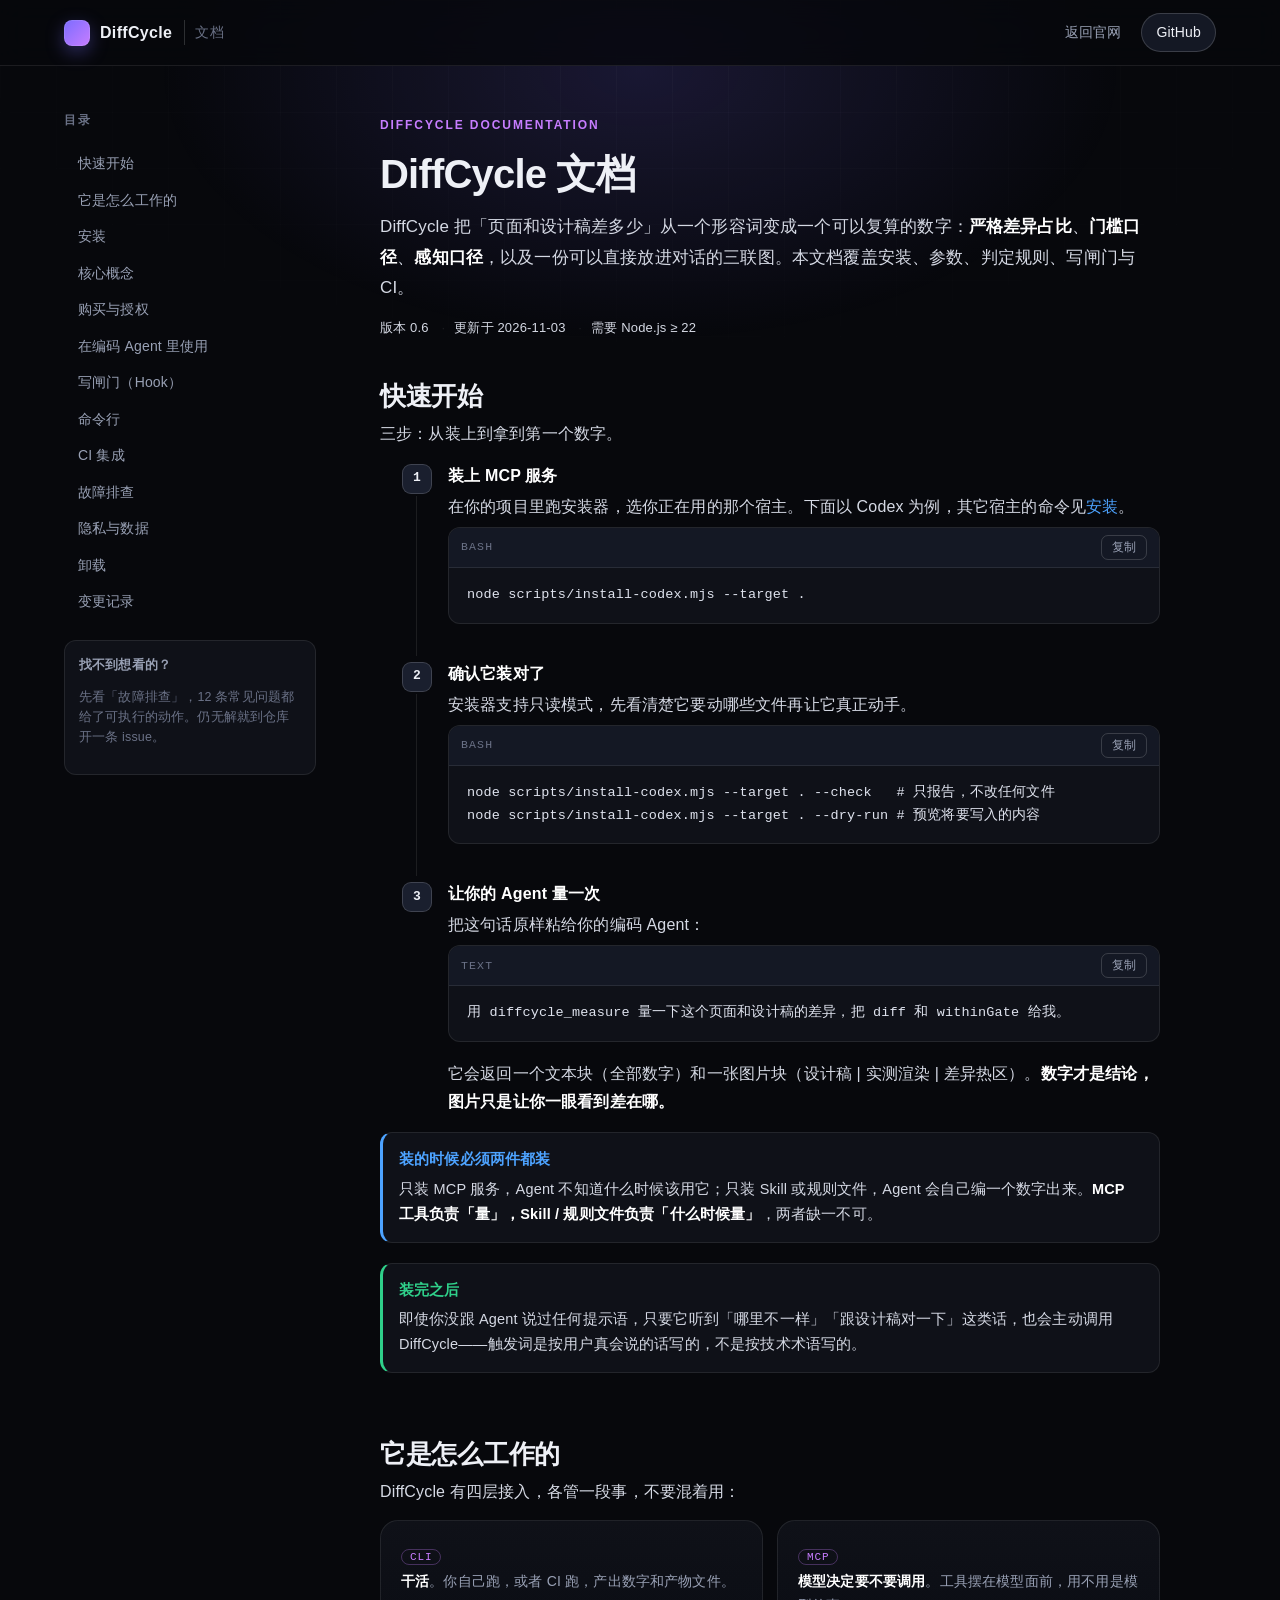
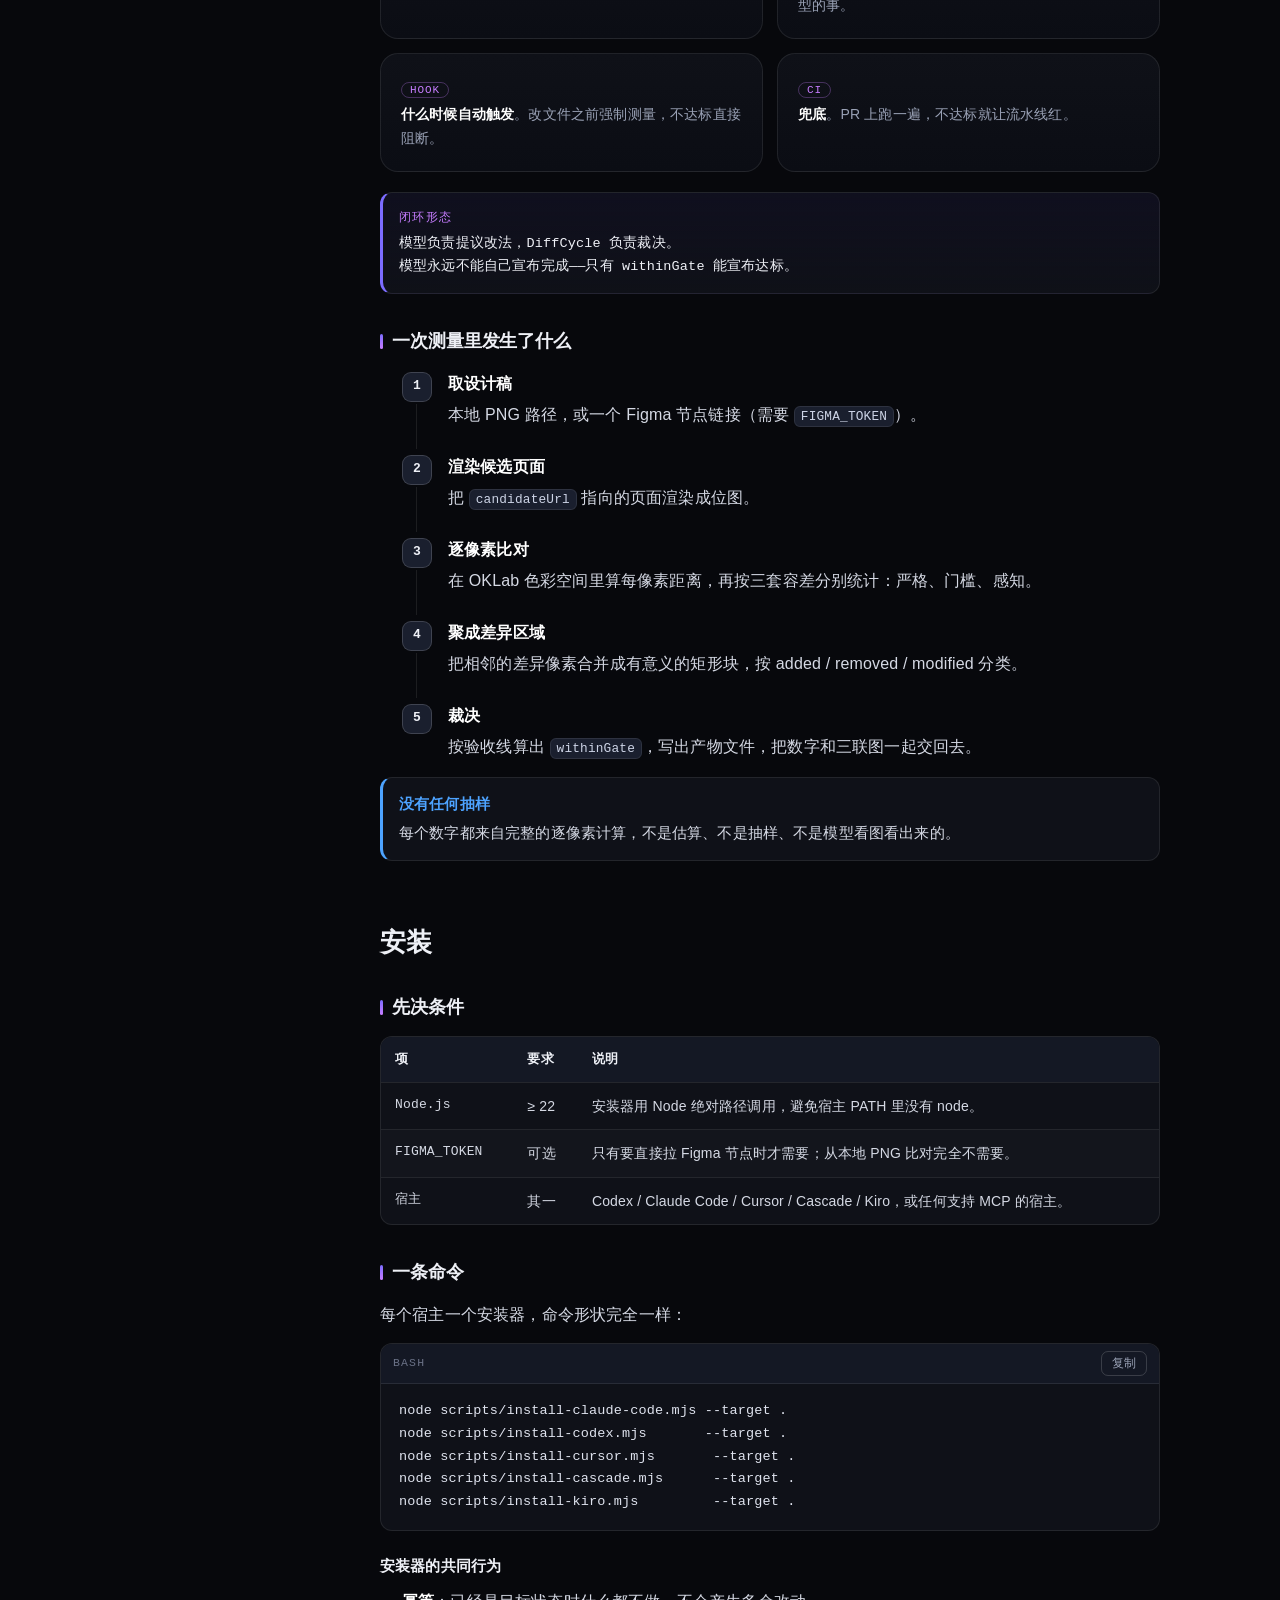
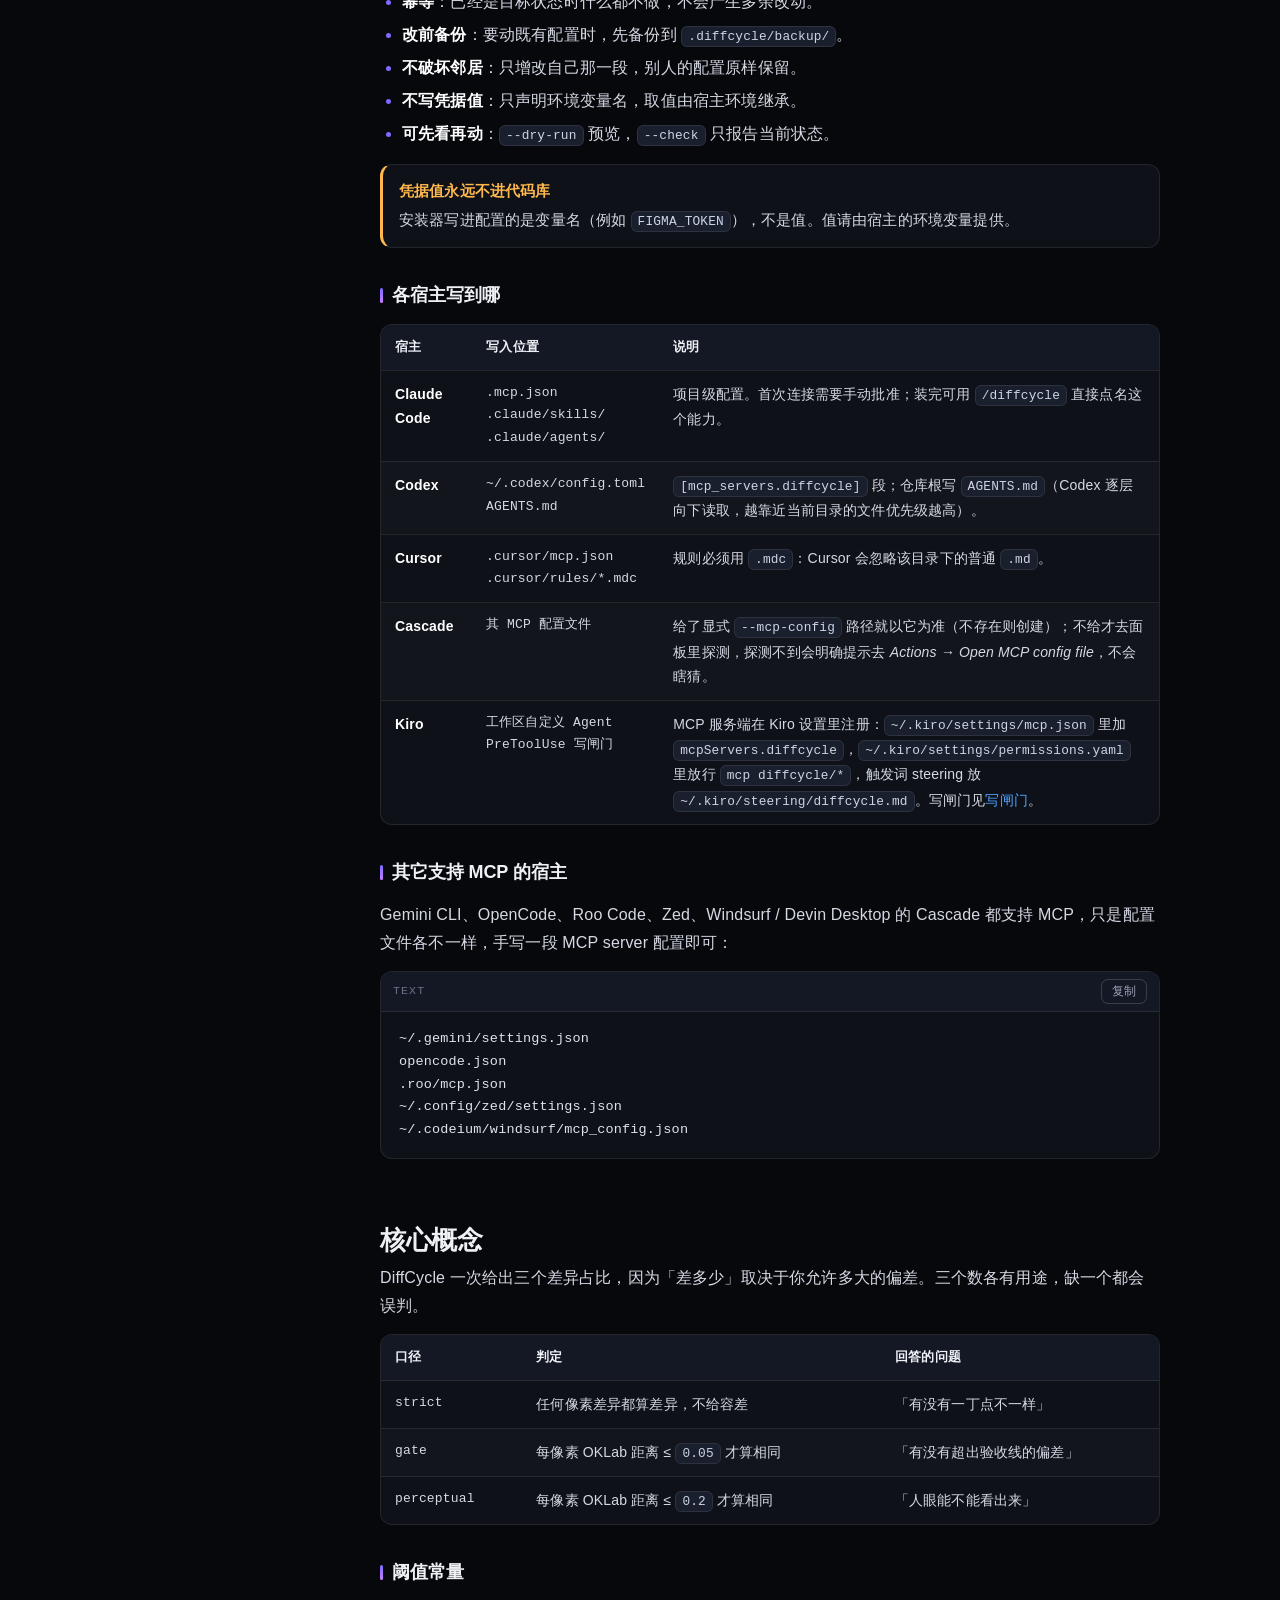
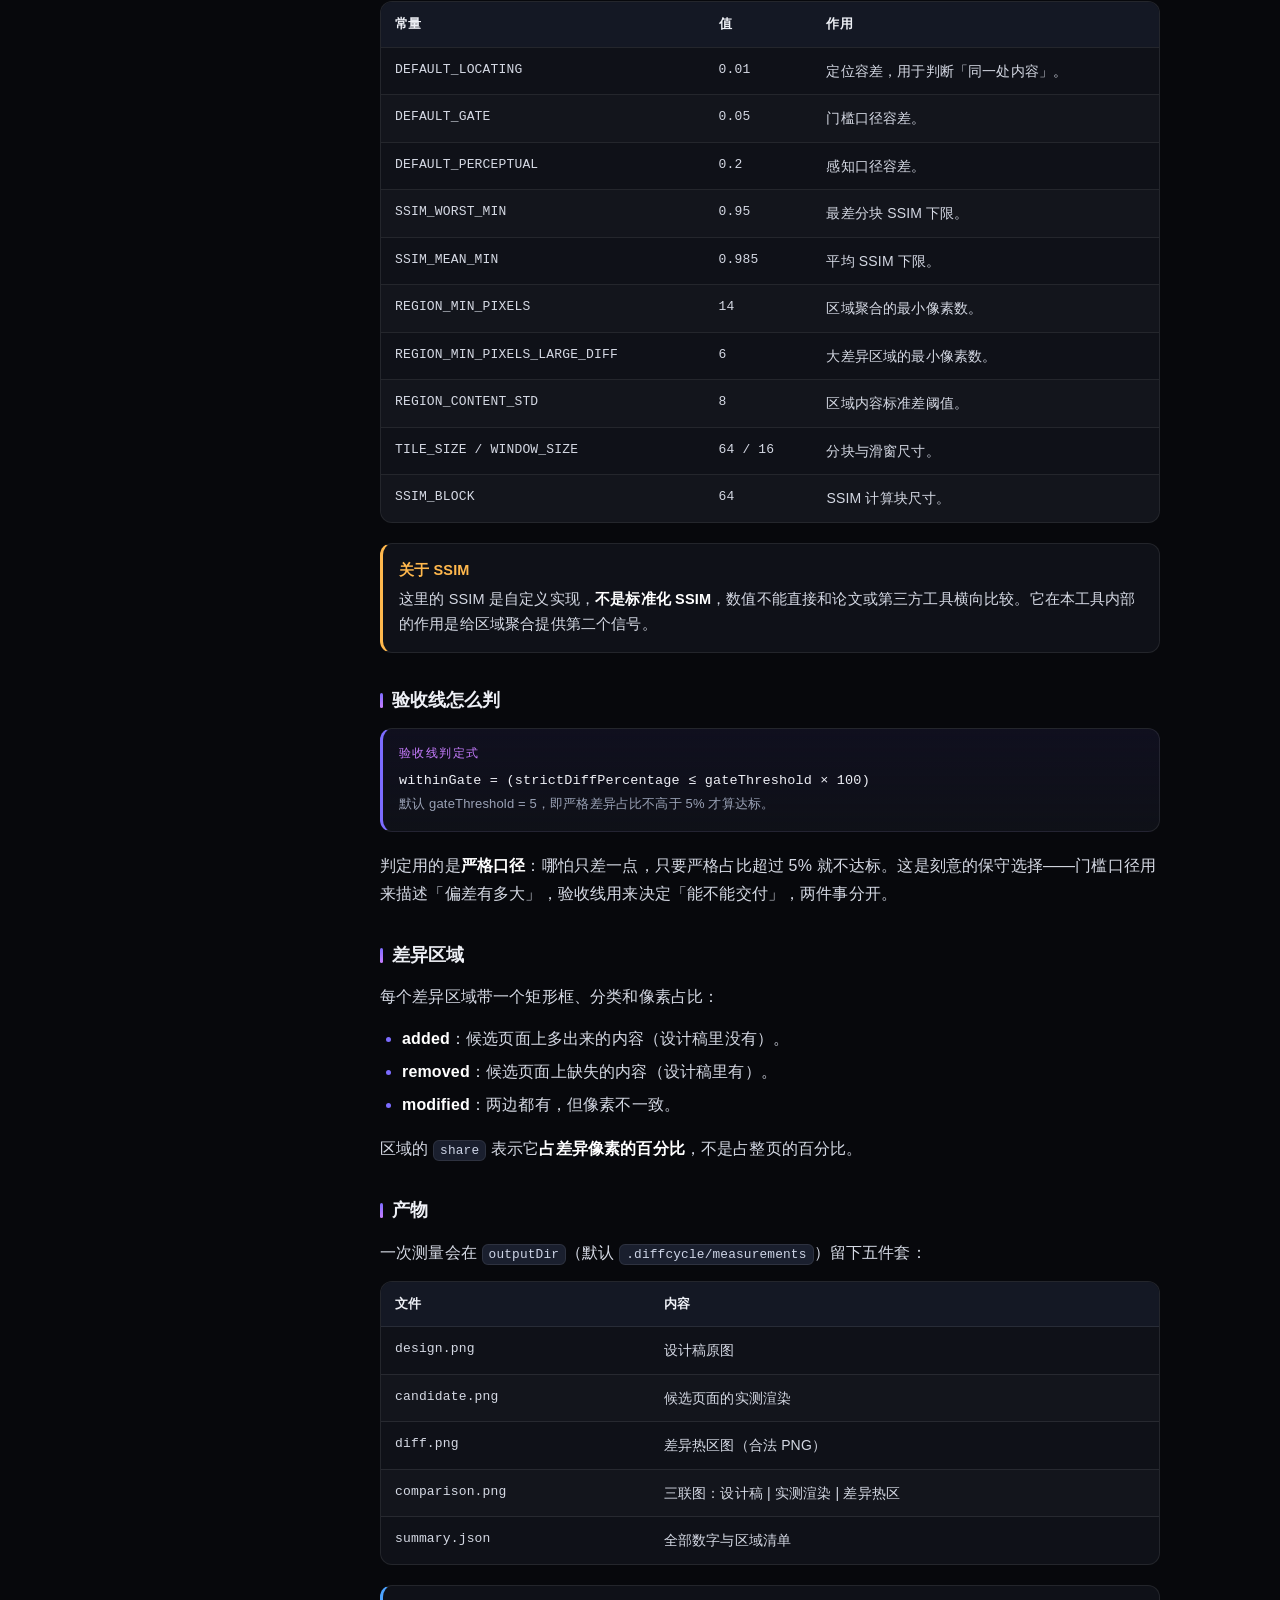
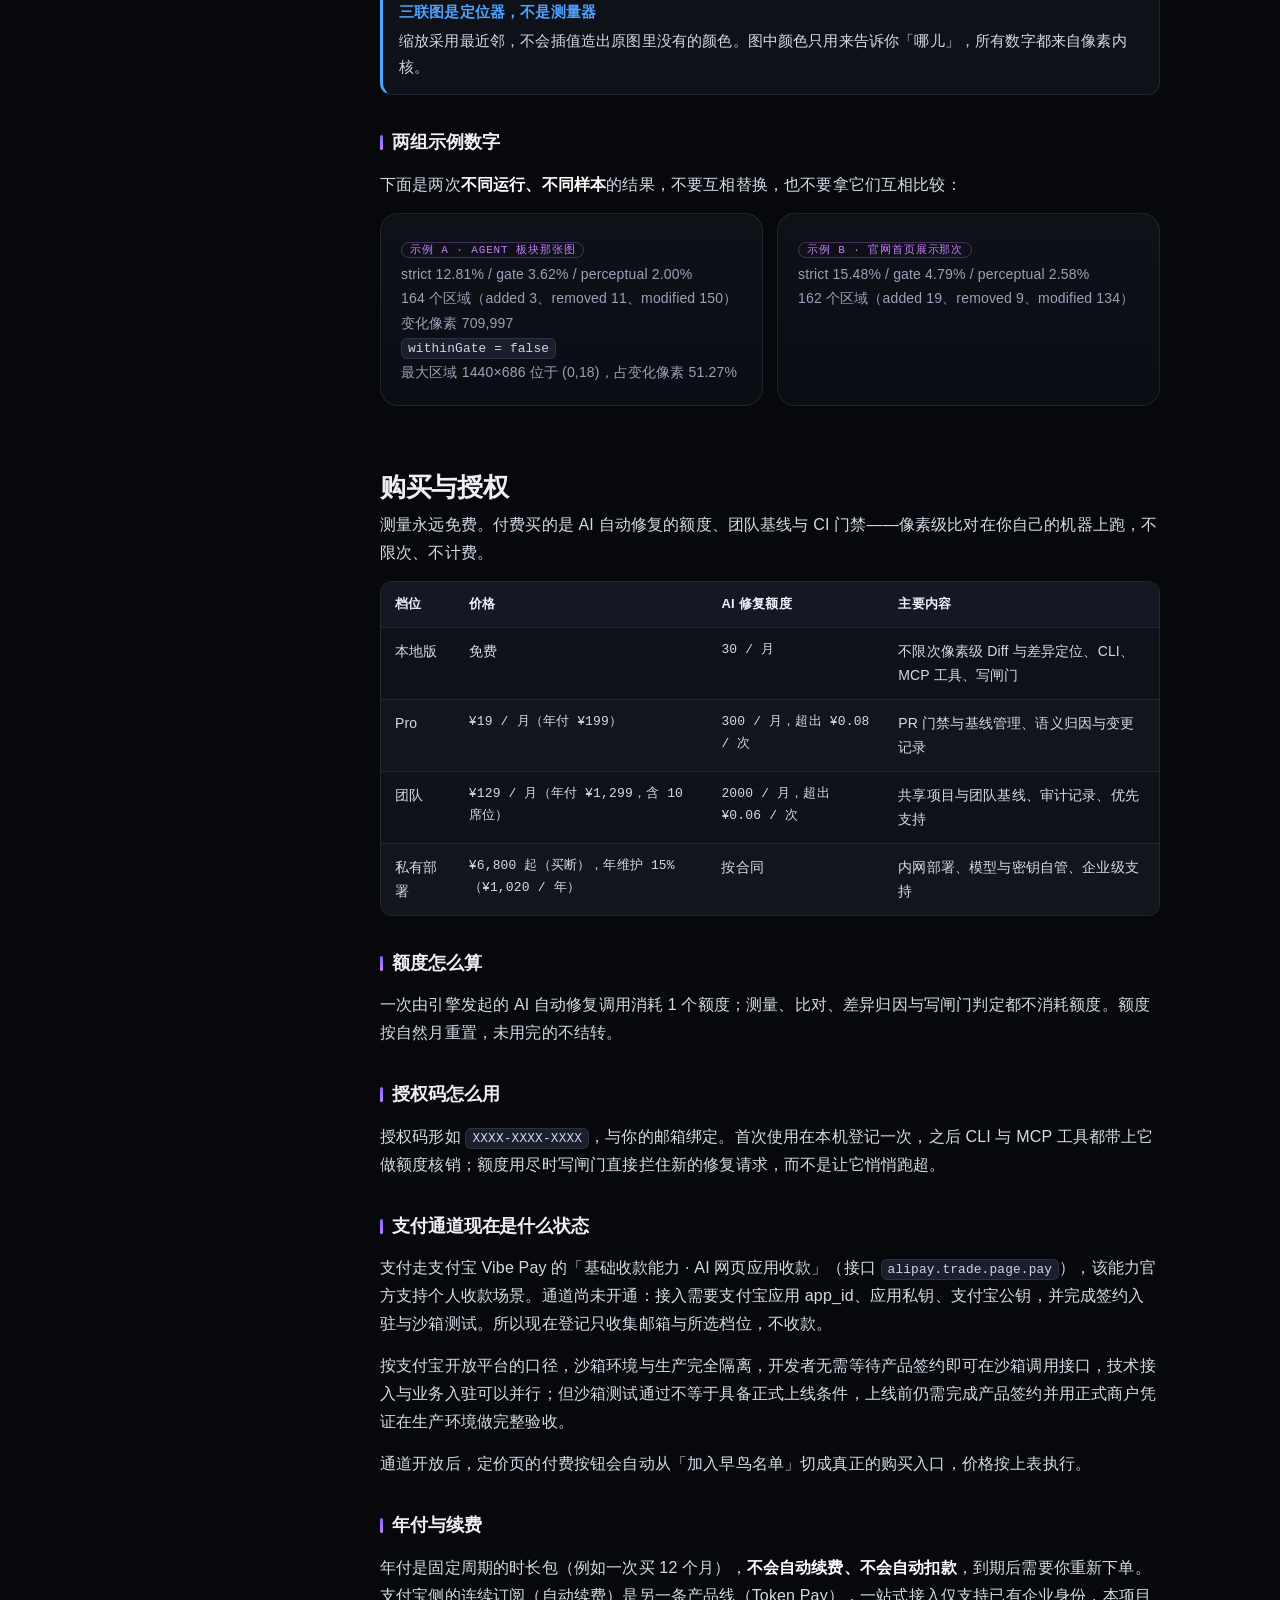
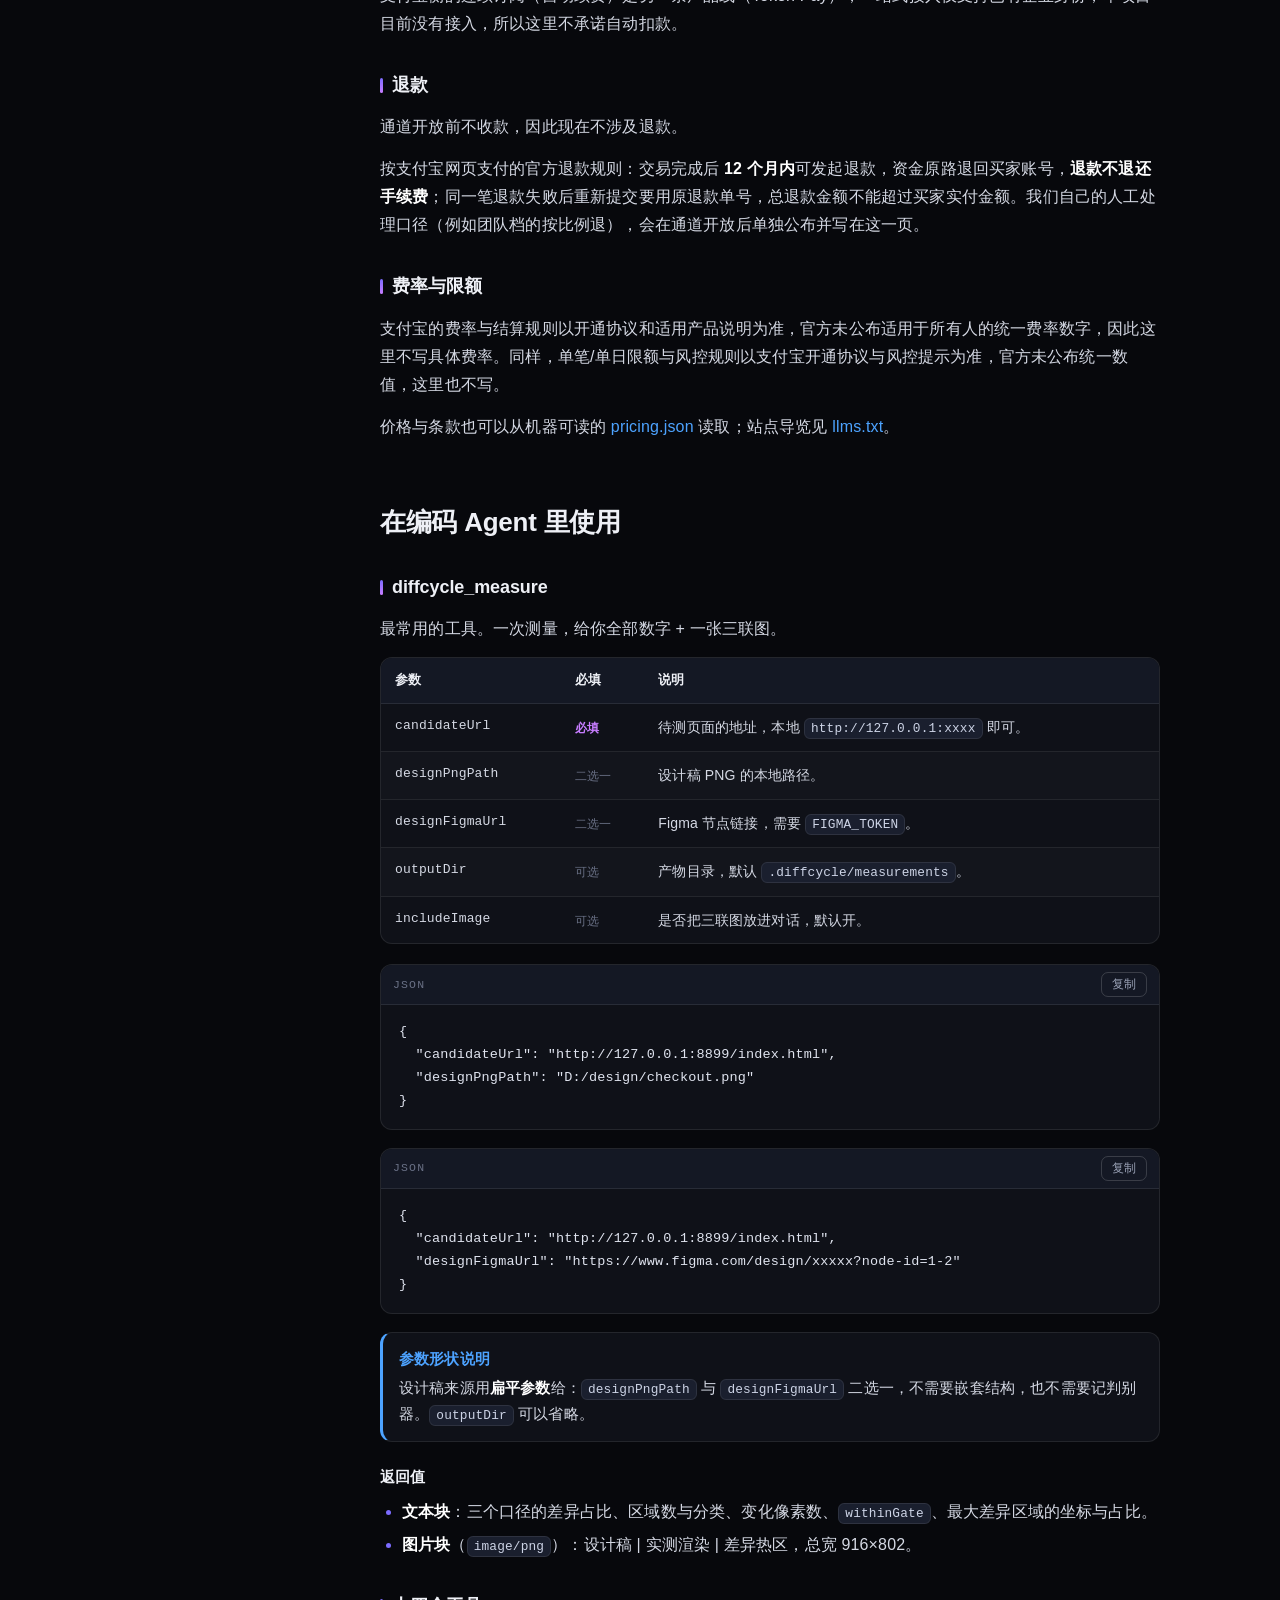
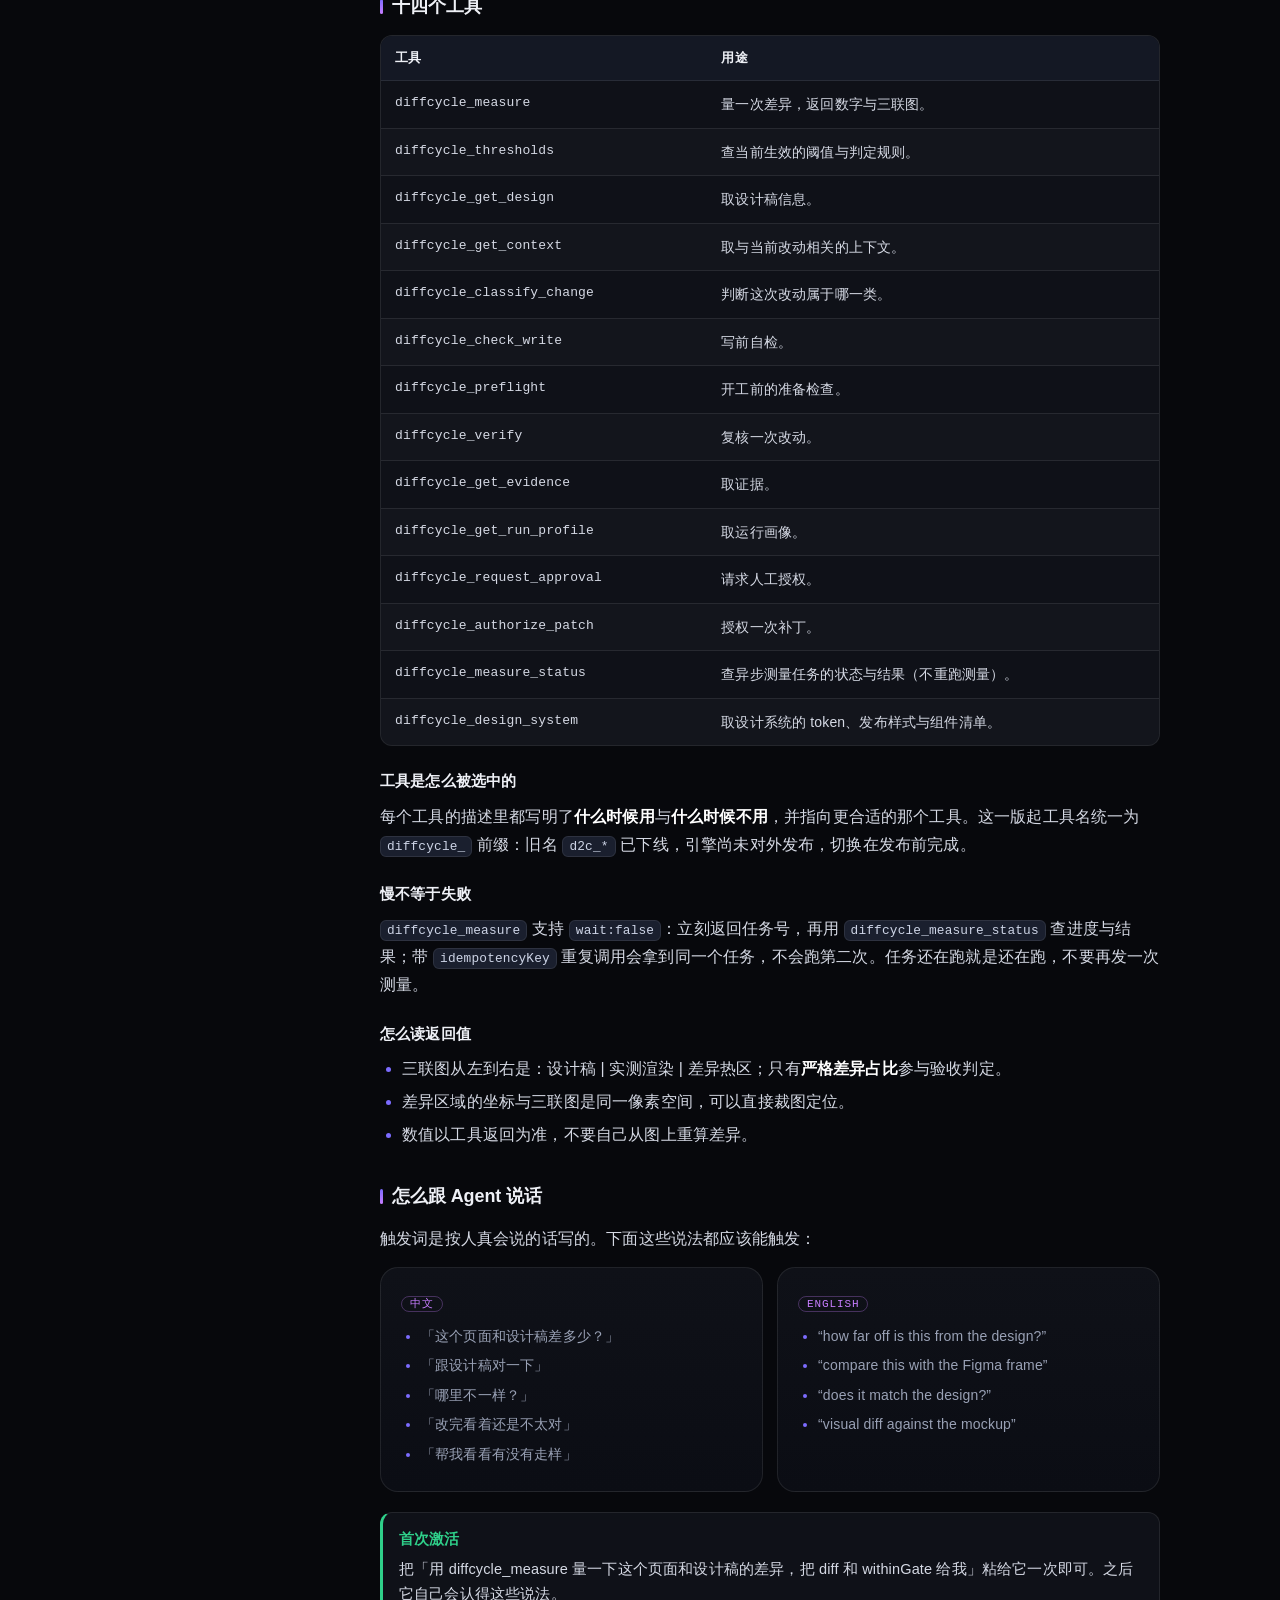
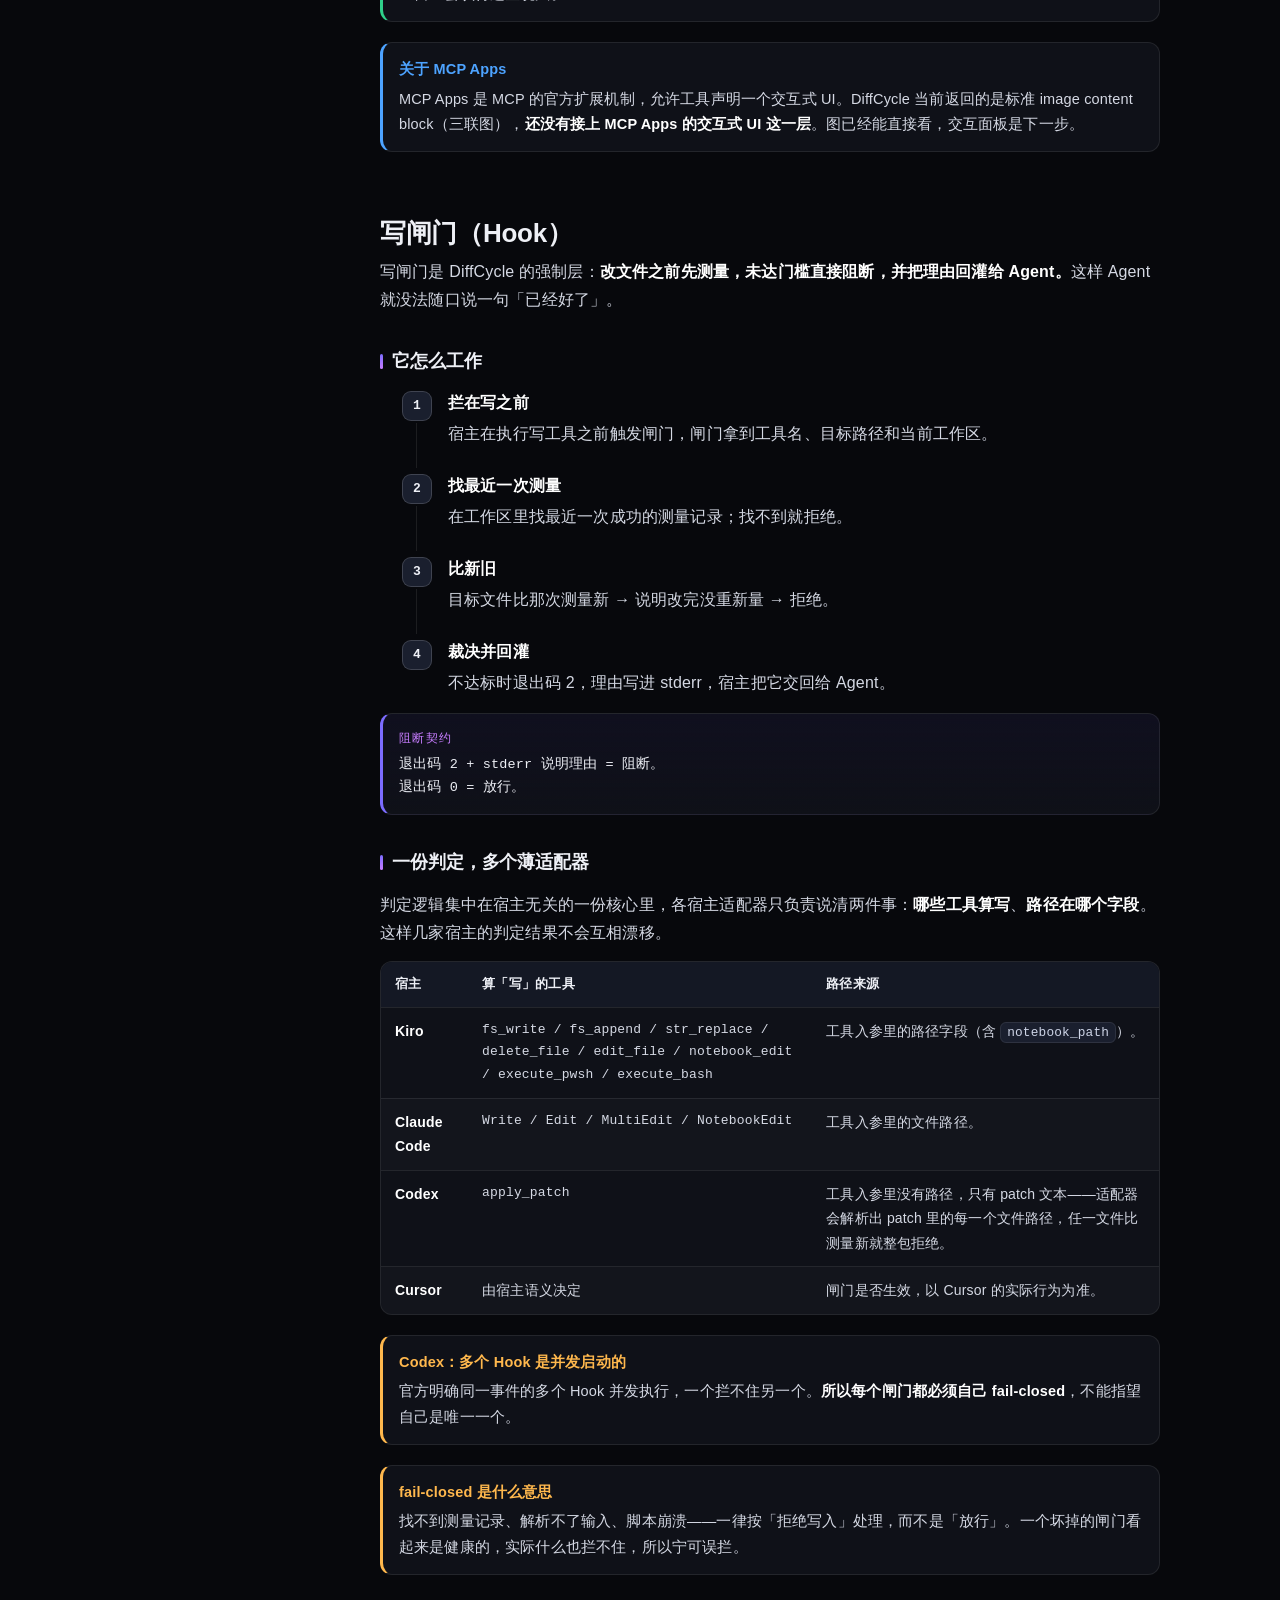
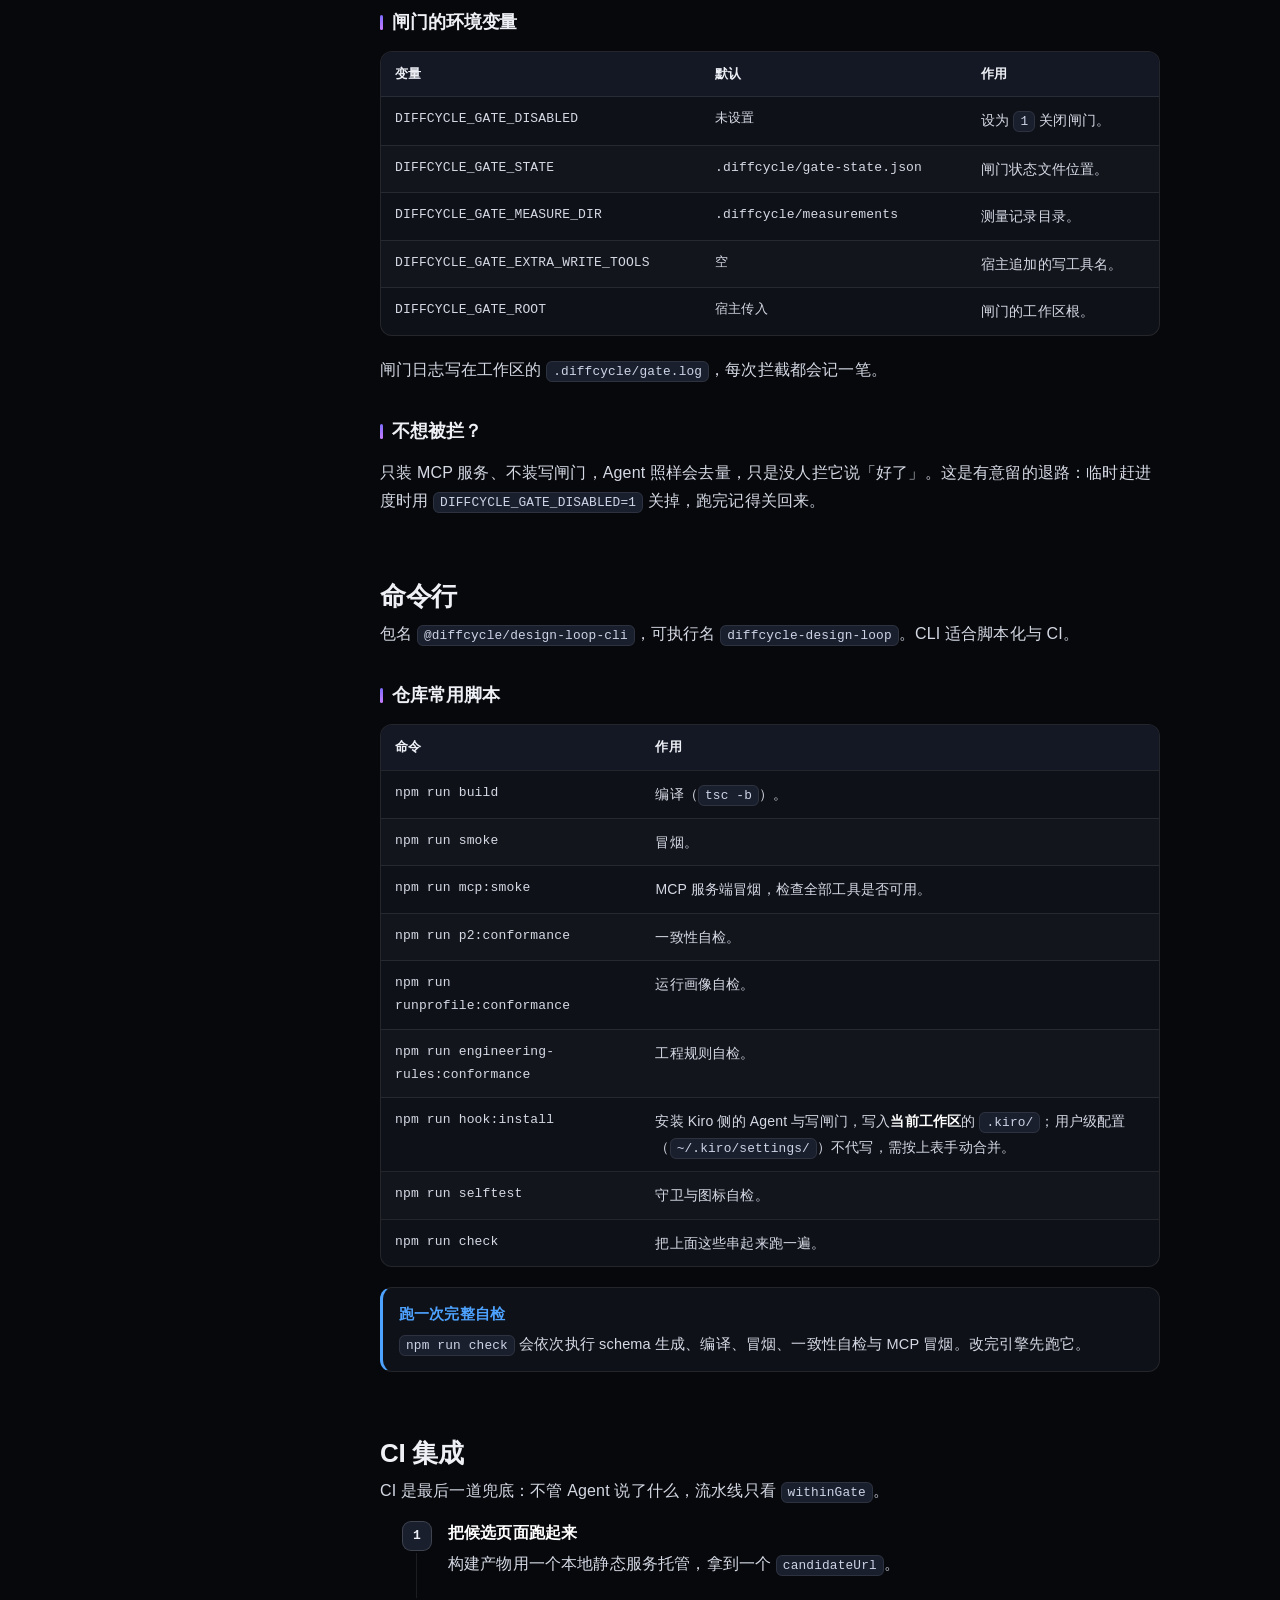
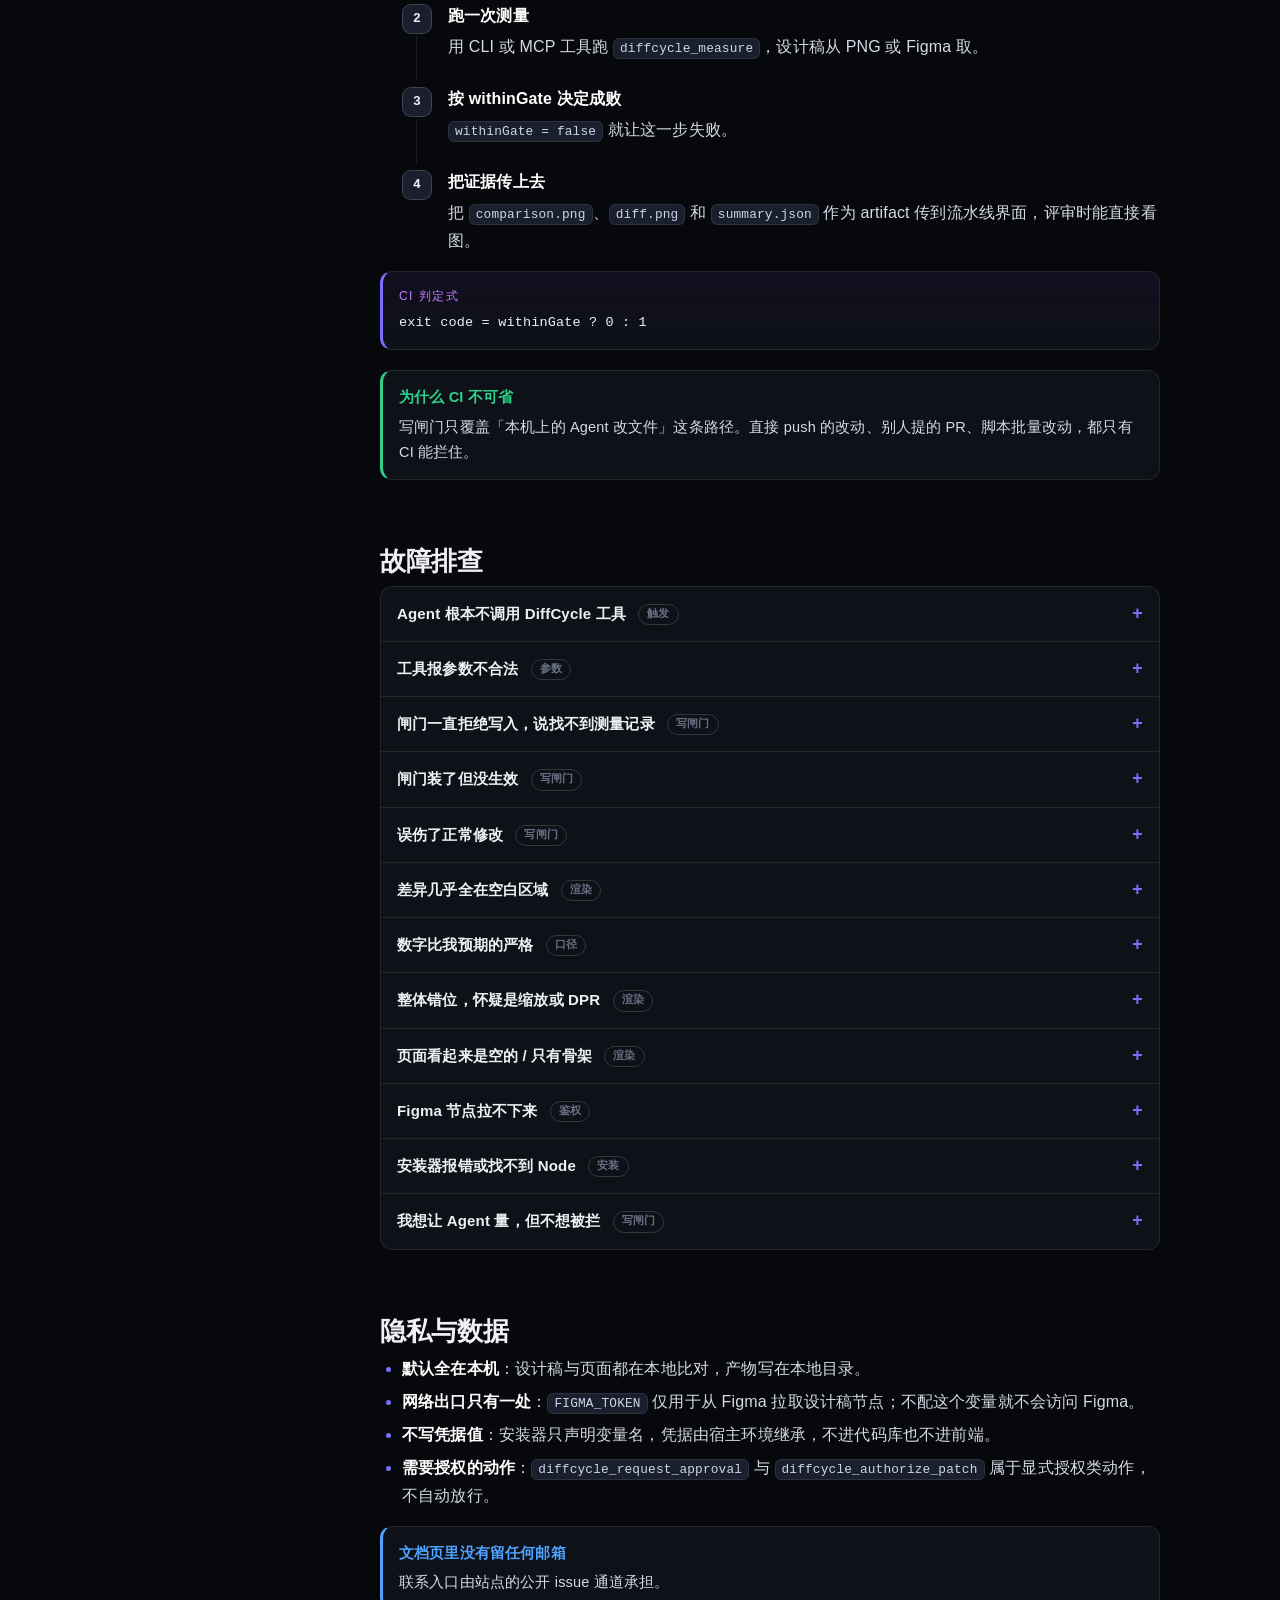
<file: docs.html>
<!doctype html>
<html lang="zh-CN">
<head>
<meta charset="utf-8">
<meta name="viewport" content="width=device-width, initial-scale=1">
<title>DiffCycle 文档 — 让设计稿与代码像素级一致</title>
<meta name="description" content="DiffCycle 官方文档：安装、MCP 工具参数表、三个差异口径与验收线判定、写闸门、CI 集成、故障排查。">
<meta name="robots" content="index,follow">
<link rel="icon" href="assets/img/favicon.svg">
<link rel="stylesheet" href="assets/docs.css">
</head>
<body>

<nav class="nav">
  <div class="nav-inner">
    <a class="brand" href="index.html">
      <span class="brand-mark"></span>
      <span>DiffCycle</span>
      <span class="brand-sub">文档</span>
    </a>
    <div class="nav-links">
      <a href="index.html">返回官网</a>
      <a href="https://github.com/drake-yuan/diffcycle-site" class="nav-cta">GitHub</a>
    </div>
  </div>
</nav>

<button class="toc-toggle">目录</button>

<div class="wrap">

  <aside class="toc" id="toc">
    <div class="toc-title">目录</div>
    <a href="#quickstart">快速开始</a>
    <a href="#how-it-works">它是怎么工作的</a>
    <a href="#install">安装</a>
    <a href="#concepts">核心概念</a>
    <a href="#pricing">购买与授权</a>
    <a href="#agent-usage">在编码 Agent 里使用</a>
    <a href="#write-gate">写闸门（Hook）</a>
    <a href="#cli">命令行</a>
    <a href="#ci">CI 集成</a>
    <a href="#troubleshooting">故障排查</a>
    <a href="#privacy">隐私与数据</a>
    <a href="#uninstall">卸载</a>
    <a href="#changelog">变更记录</a>
    <div class="toc-foot">
      <b>找不到想看的？</b>
      <p>先看「故障排查」，12 条常见问题都给了可执行的动作。仍无解就到仓库开一条 issue。</p>
    </div>
  </aside>

  <article class="doc">

    <header class="doc-head">
      <span class="eyebrow">DiffCycle Documentation</span>
      <h1>DiffCycle 文档</h1>
      <p class="lead">DiffCycle 把「页面和设计稿差多少」从一个形容词变成一个可以复算的数字：<strong>严格差异占比</strong>、<strong>门槛口径</strong>、<strong>感知口径</strong>，以及一份可以直接放进对话的三联图。本文档覆盖安装、参数、判定规则、写闸门与 CI。</p>
      <p class="doc-meta">
        <span>版本 0.6</span>
        <span>更新于 2026-11-03</span>
        <span>需要 Node.js ≥ 22</span>
      </p>
    </header>

    <!-- ============================ 快速开始 ============================ -->
    <section id="quickstart">
      <h2>快速开始<a class="anchor" href="#quickstart">#</a></h2>

      <p>三步：从装上到拿到第一个数字。</p>

      <ol class="steps">
        <li>
          <strong>装上 MCP 服务</strong>
          <p>在你的项目里跑安装器，选你正在用的那个宿主。下面以 Codex 为例，其它宿主的命令见<a href="#install">安装</a>。</p>
          <div class="code">
            <div class="code-head"><span class="code-lang">bash</span><button class="copy-btn">复制</button></div>
            <pre><code>node scripts/install-codex.mjs --target .</code></pre>
          </div>
        </li>
        <li>
          <strong>确认它装对了</strong>
          <p>安装器支持只读模式，先看清楚它要动哪些文件再让它真正动手。</p>
          <div class="code">
            <div class="code-head"><span class="code-lang">bash</span><button class="copy-btn">复制</button></div>
            <pre><code>node scripts/install-codex.mjs --target . --check   # 只报告，不改任何文件
node scripts/install-codex.mjs --target . --dry-run # 预览将要写入的内容</code></pre>
          </div>
        </li>
        <li>
          <strong>让你的 Agent 量一次</strong>
          <p>把这句话原样粘给你的编码 Agent：</p>
          <div class="code">
            <div class="code-head"><span class="code-lang">text</span><button class="copy-btn">复制</button></div>
            <pre><code>用 diffcycle_measure 量一下这个页面和设计稿的差异，把 diff 和 withinGate 给我。</code></pre>
          </div>
          <p>它会返回一个文本块（全部数字）和一张图片块（设计稿 | 实测渲染 | 差异热区）。<strong>数字才是结论，图片只是让你一眼看到差在哪。</strong></p>
        </li>
      </ol>

      <div class="note">
        <b>装的时候必须两件都装</b>
        <p>只装 MCP 服务，Agent 不知道什么时候该用它；只装 Skill 或规则文件，Agent 会自己编一个数字出来。<strong>MCP 工具负责「量」，Skill / 规则文件负责「什么时候量」</strong>，两者缺一不可。</p>
      </div>

      <div class="ok">
        <b>装完之后</b>
        <p>即使你没跟 Agent 说过任何提示语，只要它听到「哪里不一样」「跟设计稿对一下」这类话，也会主动调用 DiffCycle——触发词是按用户真会说的话写的，不是按技术术语写的。</p>
      </div>
    </section>

    <!-- ============================ 工作原理 ============================ -->
    <section id="how-it-works">
      <h2>它是怎么工作的<a class="anchor" href="#how-it-works">#</a></h2>

      <p>DiffCycle 有四层接入，各管一段事，不要混着用：</p>

      <div class="grid-2">
        <div class="card">
          <span class="tag">CLI</span>
          <p><strong>干活</strong>。你自己跑，或者 CI 跑，产出数字和产物文件。</p>
        </div>
        <div class="card">
          <span class="tag">MCP</span>
          <p><strong>模型决定要不要调用</strong>。工具摆在模型面前，用不用是模型的事。</p>
        </div>
        <div class="card">
          <span class="tag">Hook</span>
          <p><strong>什么时候自动触发</strong>。改文件之前强制测量，不达标直接阻断。</p>
        </div>
        <div class="card">
          <span class="tag">CI</span>
          <p><strong>兜底</strong>。PR 上跑一遍，不达标就让流水线红。</p>
        </div>
      </div>

      <div class="rule">
        <span class="rule-label">闭环形态</span>
        模型负责提议改法，DiffCycle 负责裁决。<br>
        模型永远不能自己宣布完成——只有 <code>withinGate</code> 能宣布达标。
      </div>

      <h3>一次测量里发生了什么</h3>

      <ol class="steps">
        <li><strong>取设计稿</strong><p>本地 PNG 路径，或一个 Figma 节点链接（需要 <code>FIGMA_TOKEN</code>）。</p></li>
        <li><strong>渲染候选页面</strong><p>把 <code>candidateUrl</code> 指向的页面渲染成位图。</p></li>
        <li><strong>逐像素比对</strong><p>在 OKLab 色彩空间里算每像素距离，再按三套容差分别统计：严格、门槛、感知。</p></li>
        <li><strong>聚成差异区域</strong><p>把相邻的差异像素合并成有意义的矩形块，按 added / removed / modified 分类。</p></li>
        <li><strong>裁决</strong><p>按验收线算出 <code>withinGate</code>，写出产物文件，把数字和三联图一起交回去。</p></li>
      </ol>

      <div class="note">
        <b>没有任何抽样</b>
        <p>每个数字都来自完整的逐像素计算，不是估算、不是抽样、不是模型看图看出来的。</p>
      </div>
    </section>

    <!-- ============================ 安装 ============================ -->
    <section id="install">
      <h2>安装<a class="anchor" href="#install">#</a></h2>

      <h3>先决条件</h3>
      <div class="table-wrap">
        <table>
          <thead><tr><th>项</th><th>要求</th><th>说明</th></tr></thead>
          <tbody>
            <tr><td class="mono">Node.js</td><td>≥ 22</td><td>安装器用 Node 绝对路径调用，避免宿主 PATH 里没有 node。</td></tr>
            <tr><td class="mono">FIGMA_TOKEN</td><td>可选</td><td>只有要直接拉 Figma 节点时才需要；从本地 PNG 比对完全不需要。</td></tr>
            <tr><td class="mono">宿主</td><td>其一</td><td>Codex / Claude Code / Cursor / Cascade / Kiro，或任何支持 MCP 的宿主。</td></tr>
          </tbody>
        </table>
      </div>

      <h3>一条命令</h3>
      <p>每个宿主一个安装器，命令形状完全一样：</p>
      <div class="code">
        <div class="code-head"><span class="code-lang">bash</span><button class="copy-btn">复制</button></div>
        <pre><code>node scripts/install-claude-code.mjs --target .
node scripts/install-codex.mjs       --target .
node scripts/install-cursor.mjs       --target .
node scripts/install-cascade.mjs      --target .
node scripts/install-kiro.mjs         --target .</code></pre>
      </div>

      <h4>安装器的共同行为</h4>
      <ul>
        <li><strong>幂等</strong>：已经是目标状态时什么都不做，不会产生多余改动。</li>
        <li><strong>改前备份</strong>：要动既有配置时，先备份到 <code>.diffcycle/backup/</code>。</li>
        <li><strong>不破坏邻居</strong>：只增改自己那一段，别人的配置原样保留。</li>
        <li><strong>不写凭据值</strong>：只声明环境变量名，取值由宿主环境继承。</li>
        <li><strong>可先看再动</strong>：<code>--dry-run</code> 预览，<code>--check</code> 只报告当前状态。</li>
      </ul>

      <div class="warn">
        <b>凭据值永远不进代码库</b>
        <p>安装器写进配置的是变量名（例如 <code>FIGMA_TOKEN</code>），不是值。值请由宿主的环境变量提供。</p>
      </div>

      <h3>各宿主写到哪</h3>
      <div class="table-wrap">
        <table>
          <thead><tr><th>宿主</th><th>写入位置</th><th>说明</th></tr></thead>
          <tbody>
            <tr>
              <td><strong>Claude Code</strong></td>
              <td class="mono">.mcp.json<br>.claude/skills/<br>.claude/agents/</td>
              <td>项目级配置。首次连接需要手动批准；装完可用 <code>/diffcycle</code> 直接点名这个能力。</td>
            </tr>
            <tr>
              <td><strong>Codex</strong></td>
              <td class="mono">~/.codex/config.toml<br>AGENTS.md</td>
              <td><code>[mcp_servers.diffcycle]</code> 段；仓库根写 <code>AGENTS.md</code>（Codex 逐层向下读取，越靠近当前目录的文件优先级越高）。</td>
            </tr>
            <tr>
              <td><strong>Cursor</strong></td>
              <td class="mono">.cursor/mcp.json<br>.cursor/rules/*.mdc</td>
              <td>规则必须用 <code>.mdc</code>：Cursor 会忽略该目录下的普通 <code>.md</code>。</td>
            </tr>
            <tr>
              <td><strong>Cascade</strong></td>
              <td class="mono">其 MCP 配置文件</td>
              <td>给了显式 <code>--mcp-config</code> 路径就以它为准（不存在则创建）；不给才去面板里探测，探测不到会明确提示去 <em>Actions → Open MCP config file</em>，不会瞎猜。</td>
            </tr>
            <tr>
              <td><strong>Kiro</strong></td>
              <td class="mono">工作区自定义 Agent<br>PreToolUse 写闸门</td>
              <td>MCP 服务端在 Kiro 设置里注册：<code>~/.kiro/settings/mcp.json</code> 里加 <code>mcpServers.diffcycle</code>，<code>~/.kiro/settings/permissions.yaml</code> 里放行 <code>mcp diffcycle/*</code>，触发词 steering 放 <code>~/.kiro/steering/diffcycle.md</code>。写闸门见<a href="#write-gate">写闸门</a>。</td>
            </tr>
          </tbody>
        </table>
      </div>

      <h3>其它支持 MCP 的宿主</h3>
      <p>Gemini CLI、OpenCode、Roo Code、Zed、Windsurf / Devin Desktop 的 Cascade 都支持 MCP，只是配置文件各不一样，手写一段 MCP server 配置即可：</p>
      <div class="code">
        <div class="code-head"><span class="code-lang">text</span><button class="copy-btn">复制</button></div>
        <pre><code>~/.gemini/settings.json
opencode.json
.roo/mcp.json
~/.config/zed/settings.json
~/.codeium/windsurf/mcp_config.json</code></pre>
      </div>
    </section>

    <!-- ============================ 核心概念 ============================ -->
    <section id="concepts">
      <h2>核心概念<a class="anchor" href="#concepts">#</a></h2>

      <p>DiffCycle 一次给出三个差异占比，因为「差多少」取决于你允许多大的偏差。三个数各有用途，缺一个都会误判。</p>

      <div class="table-wrap">
        <table>
          <thead><tr><th>口径</th><th>判定</th><th>回答的问题</th></tr></thead>
          <tbody>
            <tr><td class="mono">strict</td><td>任何像素差异都算差异，不给容差</td><td>「有没有一丁点不一样」</td></tr>
            <tr><td class="mono">gate</td><td>每像素 OKLab 距离 ≤ <code>0.05</code> 才算相同</td><td>「有没有超出验收线的偏差」</td></tr>
            <tr><td class="mono">perceptual</td><td>每像素 OKLab 距离 ≤ <code>0.2</code> 才算相同</td><td>「人眼能不能看出来」</td></tr>
          </tbody>
        </table>
      </div>

      <h3>阈值常量</h3>
      <div class="table-wrap">
        <table>
          <thead><tr><th>常量</th><th>值</th><th>作用</th></tr></thead>
          <tbody>
            <tr><td class="mono">DEFAULT_LOCATING</td><td class="mono">0.01</td><td>定位容差，用于判断「同一处内容」。</td></tr>
            <tr><td class="mono">DEFAULT_GATE</td><td class="mono">0.05</td><td>门槛口径容差。</td></tr>
            <tr><td class="mono">DEFAULT_PERCEPTUAL</td><td class="mono">0.2</td><td>感知口径容差。</td></tr>
            <tr><td class="mono">SSIM_WORST_MIN</td><td class="mono">0.95</td><td>最差分块 SSIM 下限。</td></tr>
            <tr><td class="mono">SSIM_MEAN_MIN</td><td class="mono">0.985</td><td>平均 SSIM 下限。</td></tr>
            <tr><td class="mono">REGION_MIN_PIXELS</td><td class="mono">14</td><td>区域聚合的最小像素数。</td></tr>
            <tr><td class="mono">REGION_MIN_PIXELS_LARGE_DIFF</td><td class="mono">6</td><td>大差异区域的最小像素数。</td></tr>
            <tr><td class="mono">REGION_CONTENT_STD</td><td class="mono">8</td><td>区域内容标准差阈值。</td></tr>
            <tr><td class="mono">TILE_SIZE / WINDOW_SIZE</td><td class="mono">64 / 16</td><td>分块与滑窗尺寸。</td></tr>
            <tr><td class="mono">SSIM_BLOCK</td><td class="mono">64</td><td>SSIM 计算块尺寸。</td></tr>
          </tbody>
        </table>
      </div>

      <div class="warn">
        <b>关于 SSIM</b>
        <p>这里的 SSIM 是自定义实现，<strong>不是标准化 SSIM</strong>，数值不能直接和论文或第三方工具横向比较。它在本工具内部的作用是给区域聚合提供第二个信号。</p>
      </div>

      <h3>验收线怎么判</h3>
      <div class="rule">
        <span class="rule-label">验收线判定式</span>
        withinGate = (strictDiffPercentage ≤ gateThreshold × 100)<br>
        <span style="font-family:var(--sans);font-size:13px;color:var(--muted)">默认 gateThreshold = 5，即严格差异占比不高于 5% 才算达标。</span>
      </div>
      <p>判定用的是<strong>严格口径</strong>：哪怕只差一点，只要严格占比超过 5% 就不达标。这是刻意的保守选择——门槛口径用来描述「偏差有多大」，验收线用来决定「能不能交付」，两件事分开。</p>

      <h3>差异区域</h3>
      <p>每个差异区域带一个矩形框、分类和像素占比：</p>
      <ul>
        <li><strong>added</strong>：候选页面上多出来的内容（设计稿里没有）。</li>
        <li><strong>removed</strong>：候选页面上缺失的内容（设计稿里有）。</li>
        <li><strong>modified</strong>：两边都有，但像素不一致。</li>
      </ul>
      <p>区域的 <code>share</code> 表示它<strong>占差异像素的百分比</strong>，不是占整页的百分比。</p>

      <h3>产物</h3>
      <p>一次测量会在 <code>outputDir</code>（默认 <code>.diffcycle/measurements</code>）留下五件套：</p>
      <div class="table-wrap">
        <table>
          <thead><tr><th>文件</th><th>内容</th></tr></thead>
          <tbody>
            <tr><td class="mono">design.png</td><td>设计稿原图</td></tr>
            <tr><td class="mono">candidate.png</td><td>候选页面的实测渲染</td></tr>
            <tr><td class="mono">diff.png</td><td>差异热区图（合法 PNG）</td></tr>
            <tr><td class="mono">comparison.png</td><td>三联图：设计稿 | 实测渲染 | 差异热区</td></tr>
            <tr><td class="mono">summary.json</td><td>全部数字与区域清单</td></tr>
          </tbody>
        </table>
      </div>

      <div class="note">
        <b>三联图是定位器，不是测量器</b>
        <p>缩放采用最近邻，不会插值造出原图里没有的颜色。图中颜色只用来告诉你「哪儿」，所有数字都来自像素内核。</p>
      </div>

      <h3>两组示例数字</h3>
      <p>下面是两次<strong>不同运行、不同样本</strong>的结果，不要互相替换，也不要拿它们互相比较：</p>
      <div class="grid-2">
        <div class="card">
          <span class="tag">示例 A · Agent 板块那张图</span>
          <p>strict 12.81% / gate 3.62% / perceptual 2.00%<br>164 个区域（added 3、removed 11、modified 150）<br>变化像素 709,997<br><code>withinGate = false</code><br>最大区域 1440×686 位于 (0,18)，占变化像素 51.27%</p>
        </div>
        <div class="card">
          <span class="tag">示例 B · 官网首页展示那次</span>
          <p>strict 15.48% / gate 4.79% / perceptual 2.58%<br>162 个区域（added 19、removed 9、modified 134）</p>
        </div>
      </div>
    </section>

    <!-- ============================ 购买与授权 ============================ -->
    <section id="pricing">
      <h2>购买与授权<a class="anchor" href="#pricing">#</a></h2>

      <p>测量永远免费。付费买的是 AI 自动修复的额度、团队基线与 CI 门禁——像素级比对在你自己的机器上跑，不限次、不计费。</p>

      <div class="table-wrap">
        <table>
          <thead><tr><th>档位</th><th>价格</th><th>AI 修复额度</th><th>主要内容</th></tr></thead>
          <tbody>
            <tr><td>本地版</td><td>免费</td><td class="mono">30 / 月</td><td>不限次像素级 Diff 与差异定位、CLI、MCP 工具、写闸门</td></tr>
            <tr><td>Pro</td><td class="mono">¥19 / 月（年付 ¥199）</td><td class="mono">300 / 月，超出 ¥0.08 / 次</td><td>PR 门禁与基线管理、语义归因与变更记录</td></tr>
            <tr><td>团队</td><td class="mono">¥129 / 月（年付 ¥1,299，含 10 席位）</td><td class="mono">2000 / 月，超出 ¥0.06 / 次</td><td>共享项目与团队基线、审计记录、优先支持</td></tr>
            <tr><td>私有部署</td><td class="mono">¥6,800 起（买断），年维护 15%（¥1,020 / 年）</td><td>按合同</td><td>内网部署、模型与密钥自管、企业级支持</td></tr>
          </tbody>
        </table>
      </div>

      <h3>额度怎么算</h3>
      <p>一次由引擎发起的 AI 自动修复调用消耗 1 个额度；测量、比对、差异归因与写闸门判定都不消耗额度。额度按自然月重置，未用完的不结转。</p>

      <h3>授权码怎么用</h3>
      <p>授权码形如 <code>XXXX-XXXX-XXXX</code>，与你的邮箱绑定。首次使用在本机登记一次，之后 CLI 与 MCP 工具都带上它做额度核销；额度用尽时写闸门直接拦住新的修复请求，而不是让它悄悄跑超。</p>

      <h3>支付通道现在是什么状态</h3>
      <p>支付走支付宝 Vibe Pay 的「基础收款能力 · AI 网页应用收款」（接口 <code>alipay.trade.page.pay</code>），该能力官方支持个人收款场景。通道尚未开通：接入需要支付宝应用 app_id、应用私钥、支付宝公钥，并完成签约入驻与沙箱测试。所以现在登记只收集邮箱与所选档位，不收款。</p>
      <p>按支付宝开放平台的口径，沙箱环境与生产完全隔离，开发者无需等待产品签约即可在沙箱调用接口，技术接入与业务入驻可以并行；但沙箱测试通过不等于具备正式上线条件，上线前仍需完成产品签约并用正式商户凭证在生产环境做完整验收。</p>
      <p>通道开放后，定价页的付费按钮会自动从「加入早鸟名单」切成真正的购买入口，价格按上表执行。</p>

      <h3>年付与续费</h3>
      <p>年付是固定周期的时长包（例如一次买 12 个月），<strong>不会自动续费、不会自动扣款</strong>，到期后需要你重新下单。支付宝侧的连续订阅（自动续费）是另一条产品线（Token Pay），一站式接入仅支持已有企业身份，本项目目前没有接入，所以这里不承诺自动扣款。</p>

      <h3>退款</h3>
      <p>通道开放前不收款，因此现在不涉及退款。</p>
      <p>按支付宝网页支付的官方退款规则：交易完成后 <strong>12 个月内</strong>可发起退款，资金原路退回买家账号，<strong>退款不退还手续费</strong>；同一笔退款失败后重新提交要用原退款单号，总退款金额不能超过买家实付金额。我们自己的人工处理口径（例如团队档的按比例退），会在通道开放后单独公布并写在这一页。</p>

      <h3>费率与限额</h3>
      <p>支付宝的费率与结算规则以开通协议和适用产品说明为准，官方未公布适用于所有人的统一费率数字，因此这里不写具体费率。同样，单笔/单日限额与风控规则以支付宝开通协议与风控提示为准，官方未公布统一数值，这里也不写。</p>

      <p>价格与条款也可以从机器可读的 <a href="pricing.json">pricing.json</a> 读取；站点导览见 <a href="llms.txt">llms.txt</a>。</p>
    </section>

    <!-- ============================ Agent 使用 ============================ -->
    <section id="agent-usage">
      <h2>在编码 Agent 里使用<a class="anchor" href="#agent-usage">#</a></h2>

      <h3>diffcycle_measure</h3>
      <p>最常用的工具。一次测量，给你全部数字 + 一张三联图。</p>
      <div class="table-wrap">
        <table>
          <thead><tr><th>参数</th><th>必填</th><th>说明</th></tr></thead>
          <tbody>
            <tr><td class="mono">candidateUrl</td><td><span class="req">必填</span></td><td>待测页面的地址，本地 <code>http://127.0.0.1:xxxx</code> 即可。</td></tr>
            <tr><td class="mono">designPngPath</td><td><span class="opt">二选一</span></td><td>设计稿 PNG 的本地路径。</td></tr>
            <tr><td class="mono">designFigmaUrl</td><td><span class="opt">二选一</span></td><td>Figma 节点链接，需要 <code>FIGMA_TOKEN</code>。</td></tr>
            <tr><td class="mono">outputDir</td><td><span class="opt">可选</span></td><td>产物目录，默认 <code>.diffcycle/measurements</code>。</td></tr>
            <tr><td class="mono">includeImage</td><td><span class="opt">可选</span></td><td>是否把三联图放进对话，默认开。</td></tr>
          </tbody>
        </table>
      </div>

      <div class="code">
        <div class="code-head"><span class="code-lang">json</span><button class="copy-btn">复制</button></div>
        <pre><code>{
  "candidateUrl": "http://127.0.0.1:8899/index.html",
  "designPngPath": "D:/design/checkout.png"
}</code></pre>
      </div>
      <div class="code">
        <div class="code-head"><span class="code-lang">json</span><button class="copy-btn">复制</button></div>
        <pre><code>{
  "candidateUrl": "http://127.0.0.1:8899/index.html",
  "designFigmaUrl": "https://www.figma.com/design/xxxxx?node-id=1-2"
}</code></pre>
      </div>

      <div class="note">
        <b>参数形状说明</b>
        <p>设计稿来源用<strong>扁平参数</strong>给：<code>designPngPath</code> 与 <code>designFigmaUrl</code> 二选一，不需要嵌套结构，也不需要记判别器。<code>outputDir</code> 可以省略。</p>
      </div>

      <h4>返回值</h4>
      <ul>
        <li><strong>文本块</strong>：三个口径的差异占比、区域数与分类、变化像素数、<code>withinGate</code>、最大差异区域的坐标与占比。</li>
        <li><strong>图片块</strong>（<code>image/png</code>）：设计稿 | 实测渲染 | 差异热区，总宽 916×802。</li>
      </ul>

      <h3>十四个工具</h3>
      <div class="table-wrap">
        <table>
          <thead><tr><th>工具</th><th>用途</th></tr></thead>
          <tbody>
            <tr><td class="mono">diffcycle_measure</td><td>量一次差异，返回数字与三联图。</td></tr>
            <tr><td class="mono">diffcycle_thresholds</td><td>查当前生效的阈值与判定规则。</td></tr>
            <tr><td class="mono">diffcycle_get_design</td><td>取设计稿信息。</td></tr>
            <tr><td class="mono">diffcycle_get_context</td><td>取与当前改动相关的上下文。</td></tr>
            <tr><td class="mono">diffcycle_classify_change</td><td>判断这次改动属于哪一类。</td></tr>
            <tr><td class="mono">diffcycle_check_write</td><td>写前自检。</td></tr>
            <tr><td class="mono">diffcycle_preflight</td><td>开工前的准备检查。</td></tr>
            <tr><td class="mono">diffcycle_verify</td><td>复核一次改动。</td></tr>
            <tr><td class="mono">diffcycle_get_evidence</td><td>取证据。</td></tr>
            <tr><td class="mono">diffcycle_get_run_profile</td><td>取运行画像。</td></tr>
            <tr><td class="mono">diffcycle_request_approval</td><td>请求人工授权。</td></tr>
            <tr><td class="mono">diffcycle_authorize_patch</td><td>授权一次补丁。</td></tr><tr><td class="mono">diffcycle_measure_status</td><td>查异步测量任务的状态与结果（不重跑测量）。</td></tr><tr><td class="mono">diffcycle_design_system</td><td>取设计系统的 token、发布样式与组件清单。</td></tr>
          </tbody>
        </table>
      </div>

              <h4>工具是怎么被选中的</h4>
        <p>每个工具的描述里都写明了<strong>什么时候用</strong>与<strong>什么时候不用</strong>，并指向更合适的那个工具。这一版起工具名统一为 <code>diffcycle_</code> 前缀：旧名 <code>d2c_*</code> 已下线，引擎尚未对外发布，切换在发布前完成。</p>
        <h4>慢不等于失败</h4>
        <p><code>diffcycle_measure</code> 支持 <code>wait:false</code>：立刻返回任务号，再用 <code>diffcycle_measure_status</code> 查进度与结果；带 <code>idempotencyKey</code> 重复调用会拿到同一个任务，不会跑第二次。任务还在跑就是还在跑，不要再发一次测量。</p>
        <h4>怎么读返回值</h4>
        <ul>
          <li>三联图从左到右是：设计稿 | 实测渲染 | 差异热区；只有<strong>严格差异占比</strong>参与验收判定。</li>
          <li>差异区域的坐标与三联图是同一像素空间，可以直接裁图定位。</li>
          <li>数值以工具返回为准，不要自己从图上重算差异。</li>
        </ul>

<h3>怎么跟 Agent 说话</h3>
      <p>触发词是按人真会说的话写的。下面这些说法都应该能触发：</p>
      <div class="grid-2">
        <div class="card">
          <span class="tag">中文</span>
          <ul>
            <li>「这个页面和设计稿差多少？」</li>
            <li>「跟设计稿对一下」</li>
            <li>「哪里不一样？」</li>
            <li>「改完看着还是不太对」</li>
            <li>「帮我看看有没有走样」</li>
          </ul>
        </div>
        <div class="card">
          <span class="tag">English</span>
          <ul>
            <li>“how far off is this from the design?”</li>
            <li>“compare this with the Figma frame”</li>
            <li>“does it match the design?”</li>
            <li>“visual diff against the mockup”</li>
          </ul>
        </div>
      </div>

      <div class="ok">
        <b>首次激活</b>
        <p>把「用 diffcycle_measure 量一下这个页面和设计稿的差异，把 diff 和 withinGate 给我」粘给它一次即可。之后它自己会认得这些说法。</p>
      </div>

      <div class="note">
        <b>关于 MCP Apps</b>
        <p>MCP Apps 是 MCP 的官方扩展机制，允许工具声明一个交互式 UI。DiffCycle 当前返回的是标准 image content block（三联图），<strong>还没有接上 MCP Apps 的交互式 UI 这一层</strong>。图已经能直接看，交互面板是下一步。</p>
      </div>
    </section>

    <!-- ============================ 写闸门 ============================ -->
    <section id="write-gate">
      <h2>写闸门（Hook）<a class="anchor" href="#write-gate">#</a></h2>

      <p>写闸门是 DiffCycle 的强制层：<strong>改文件之前先测量，未达门槛直接阻断，并把理由回灌给 Agent。</strong>这样 Agent 就没法随口说一句「已经好了」。</p>

      <h3>它怎么工作</h3>
      <ol class="steps">
        <li><strong>拦在写之前</strong><p>宿主在执行写工具之前触发闸门，闸门拿到工具名、目标路径和当前工作区。</p></li>
        <li><strong>找最近一次测量</strong><p>在工作区里找最近一次成功的测量记录；找不到就拒绝。</p></li>
        <li><strong>比新旧</strong><p>目标文件比那次测量新 → 说明改完没重新量 → 拒绝。</p></li>
        <li><strong>裁决并回灌</strong><p>不达标时退出码 2，理由写进 stderr，宿主把它交回给 Agent。</p></li>
      </ol>

      <div class="rule">
        <span class="rule-label">阻断契约</span>
        退出码 2 + stderr 说明理由 = 阻断。<br>
        退出码 0 = 放行。
      </div>

      <h3>一份判定，多个薄适配器</h3>
      <p>判定逻辑集中在宿主无关的一份核心里，各宿主适配器只负责说清两件事：<strong>哪些工具算写</strong>、<strong>路径在哪个字段</strong>。这样几家宿主的判定结果不会互相漂移。</p>

      <div class="table-wrap">
        <table>
          <thead><tr><th>宿主</th><th>算「写」的工具</th><th>路径来源</th></tr></thead>
          <tbody>
            <tr><td><strong>Kiro</strong></td><td class="mono">fs_write / fs_append / str_replace / delete_file / edit_file / notebook_edit / execute_pwsh / execute_bash</td><td>工具入参里的路径字段（含 <code>notebook_path</code>）。</td></tr>
            <tr><td><strong>Claude Code</strong></td><td class="mono">Write / Edit / MultiEdit / NotebookEdit</td><td>工具入参里的文件路径。</td></tr>
            <tr><td><strong>Codex</strong></td><td class="mono">apply_patch</td><td>工具入参里没有路径，只有 patch 文本——适配器会解析出 patch 里的每一个文件路径，任一文件比测量新就整包拒绝。</td></tr>
            <tr><td><strong>Cursor</strong></td><td>由宿主语义决定</td><td>闸门是否生效，以 Cursor 的实际行为为准。</td></tr>
          </tbody>
        </table>
      </div>

      <div class="warn">
        <b>Codex：多个 Hook 是并发启动的</b>
        <p>官方明确同一事件的多个 Hook 并发执行，一个拦不住另一个。<strong>所以每个闸门都必须自己 fail-closed</strong>，不能指望自己是唯一一个。</p>
      </div>

      <div class="warn">
        <b>fail-closed 是什么意思</b>
        <p>找不到测量记录、解析不了输入、脚本崩溃——一律按「拒绝写入」处理，而不是「放行」。一个坏掉的闸门看起来是健康的，实际什么也拦不住，所以宁可误拦。</p>
      </div>

      <h3>闸门的环境变量</h3>
      <div class="table-wrap">
        <table>
          <thead><tr><th>变量</th><th>默认</th><th>作用</th></tr></thead>
          <tbody>
            <tr><td class="mono">DIFFCYCLE_GATE_DISABLED</td><td class="mono">未设置</td><td>设为 <code>1</code> 关闭闸门。</td></tr>
            <tr><td class="mono">DIFFCYCLE_GATE_STATE</td><td class="mono">.diffcycle/gate-state.json</td><td>闸门状态文件位置。</td></tr>
            <tr><td class="mono">DIFFCYCLE_GATE_MEASURE_DIR</td><td class="mono">.diffcycle/measurements</td><td>测量记录目录。</td></tr>
            <tr><td class="mono">DIFFCYCLE_GATE_EXTRA_WRITE_TOOLS</td><td class="mono">空</td><td>宿主追加的写工具名。</td></tr>
            <tr><td class="mono">DIFFCYCLE_GATE_ROOT</td><td class="mono">宿主传入</td><td>闸门的工作区根。</td></tr>
          </tbody>
        </table>
      </div>
      <p>闸门日志写在工作区的 <code>.diffcycle/gate.log</code>，每次拦截都会记一笔。</p>

      <h3>不想被拦？</h3>
      <p>只装 MCP 服务、不装写闸门，Agent 照样会去量，只是没人拦它说「好了」。这是有意留的退路：临时赶进度时用 <code>DIFFCYCLE_GATE_DISABLED=1</code> 关掉，跑完记得关回来。</p>
    </section>

    <!-- ============================ CLI ============================ -->
    <section id="cli">
      <h2>命令行<a class="anchor" href="#cli">#</a></h2>

      <p>包名 <code>@diffcycle/design-loop-cli</code>，可执行名 <code>diffcycle-design-loop</code>。CLI 适合脚本化与 CI。</p>

      <h3>仓库常用脚本</h3>
      <div class="table-wrap">
        <table>
          <thead><tr><th>命令</th><th>作用</th></tr></thead>
          <tbody>
            <tr><td class="mono">npm run build</td><td>编译（<code>tsc -b</code>）。</td></tr>
            <tr><td class="mono">npm run smoke</td><td>冒烟。</td></tr>
            <tr><td class="mono">npm run mcp:smoke</td><td>MCP 服务端冒烟，检查全部工具是否可用。</td></tr>
            <tr><td class="mono">npm run p2:conformance</td><td>一致性自检。</td></tr>
            <tr><td class="mono">npm run runprofile:conformance</td><td>运行画像自检。</td></tr>
            <tr><td class="mono">npm run engineering-rules:conformance</td><td>工程规则自检。</td></tr>
            <tr><td class="mono">npm run hook:install</td><td>安装 Kiro 侧的 Agent 与写闸门，写入<strong>当前工作区</strong>的 <code>.kiro/</code>；用户级配置（<code>~/.kiro/settings/</code>）不代写，需按上表手动合并。</td></tr>
            <tr><td class="mono">npm run selftest</td><td>守卫与图标自检。</td></tr>
            <tr><td class="mono">npm run check</td><td>把上面这些串起来跑一遍。</td></tr>
          </tbody>
        </table>
      </div>

      <div class="note">
        <b>跑一次完整自检</b>
        <p><code>npm run check</code> 会依次执行 schema 生成、编译、冒烟、一致性自检与 MCP 冒烟。改完引擎先跑它。</p>
      </div>
    </section>

    <!-- ============================ CI ============================ -->
    <section id="ci">
      <h2>CI 集成<a class="anchor" href="#ci">#</a></h2>

      <p>CI 是最后一道兜底：不管 Agent 说了什么，流水线只看 <code>withinGate</code>。</p>

      <ol class="steps">
        <li><strong>把候选页面跑起来</strong><p>构建产物用一个本地静态服务托管，拿到一个 <code>candidateUrl</code>。</p></li>
        <li><strong>跑一次测量</strong><p>用 CLI 或 MCP 工具跑 <code>diffcycle_measure</code>，设计稿从 PNG 或 Figma 取。</p></li>
        <li><strong>按 withinGate 决定成败</strong><p><code>withinGate = false</code> 就让这一步失败。</p></li>
        <li><strong>把证据传上去</strong><p>把 <code>comparison.png</code>、<code>diff.png</code> 和 <code>summary.json</code> 作为 artifact 传到流水线界面，评审时能直接看图。</p></li>
      </ol>

      <div class="rule">
        <span class="rule-label">CI 判定式</span>
        exit code = withinGate ? 0 : 1
      </div>

      <div class="ok">
        <b>为什么 CI 不可省</b>
        <p>写闸门只覆盖「本机上的 Agent 改文件」这条路径。直接 push 的改动、别人提的 PR、脚本批量改动，都只有 CI 能拦住。</p>
      </div>
    </section>

    <!-- ============================ 故障排查 ============================ -->
    <section id="troubleshooting">
      <h2>故障排查<a class="anchor" href="#troubleshooting">#</a></h2>

      <div class="faq">
        <details>
          <summary>Agent 根本不调用 DiffCycle 工具 <span class="faq-tag">触发</span></summary>
          <div class="faq-body">
            <p>几乎都是「只装了一半」。</p>
            <ol>
              <li>确认 MCP 服务注册成功：让 Agent 列出可用工具，看有没有 <code>diffcycle_measure</code>。</li>
              <li>确认规则 / Skill 文件在位（Claude Code 的 <code>.claude/skills/</code>、Codex 的 <code>AGENTS.md</code>、Cursor 的 <code>.cursor/rules/*.mdc</code>）。</li>
              <li>还是不动手，就把这句话直接粘给它：<em>「用 diffcycle_measure 量一下这个页面和设计稿的差异，把 diff 和 withinGate 给我。」</em></li>
            </ol>
          </div>
        </details>

        <details>
          <summary>工具报参数不合法 <span class="faq-tag">参数</span></summary>
          <div class="faq-body">
            <p>多半在用旧的嵌套写法。现在设计稿来源用扁平参数：</p>
            <ul>
              <li><code>designPngPath</code>：本地 PNG 路径</li>
              <li><code>designFigmaUrl</code>：Figma 节点链接</li>
            </ul>
            <p>两者二选一，<code>outputDir</code> 可以省略（默认 <code>.diffcycle/measurements</code>）。</p>
          </div>
        </details>

        <details>
          <summary>闸门一直拒绝写入，说找不到测量记录 <span class="faq-tag">写闸门</span></summary>
          <div class="faq-body">
            <ol>
              <li>先跑一次成功的 <code>diffcycle_measure</code>——闸门依赖测量记录，没有记录它只能拒绝。</li>
              <li>确认测量目录和闸门读的是同一个：默认都是 <code>.diffcycle/measurements</code>，不一致就用 <code>DIFFCYCLE_GATE_MEASURE_DIR</code> 指定。</li>
              <li>看 <code>.diffcycle/gate.log</code>，里面有每次拦截的原因。</li>
            </ol>
          </div>
        </details>

        <details>
          <summary>闸门装了但没生效 <span class="faq-tag">写闸门</span></summary>
          <div class="faq-body">
            <ol>
              <li>宿主侧可能需要审批或信任：Codex 的非托管 Hook 需要 review + trust 才运行。</li>
              <li>确认退出码是 <code>2</code>：只有 2 + stderr 才是阻断，其它退出码通常只警告放行。</li>
              <li>确认 <code>stderr</code> 有内容，没有内容的拒绝等于没拒绝。</li>
              <li>看 <code>.diffcycle/gate.log</code> 里有没有这条记录。没有 → 闸门根本没被调到，去检查宿主的 Hook 配置。</li>
            </ol>
          </div>
        </details>

        <details>
          <summary>误伤了正常修改 <span class="faq-tag">写闸门</span></summary>
          <div class="faq-body">
            <ol>
              <li>临时关掉：<code>DIFFCYCLE_GATE_DISABLED=1</code>。</li>
              <li>单独跑一次 measure，看是哪些区域超标——<code>summary.json</code> 里按占比排序就能看到元凶。</li>
              <li>确认不是流程问题：如果每次改完都没重新测量，闸门会一直认为「拿旧测量糊弄我」，这是设计如此。</li>
            </ol>
          </div>
        </details>

        <details>
          <summary>差异几乎全在空白区域 <span class="faq-tag">渲染</span></summary>
          <div class="faq-body">
            <p>字体没加载或资源缺失导致重排。用浏览器的网络面板确认两边字体一致；这类差异通常表现为大量 added / removed 区域，而不是 modified。</p>
          </div>
        </details>

        <details>
          <summary>数字比我预期的严格 <span class="faq-tag">口径</span></summary>
          <div class="faq-body">
            <p>看的是严格口径，它不给任何容差。同时看 <code>gate</code> 与 <code>perceptual</code> 两个口径：<code>gate</code> 是验收线用的口径，<code>perceptual</code> 回答「人眼能不能看出来」。</p>
          </div>
        </details>

        <details>
          <summary>整体错位，怀疑是缩放或 DPR <span class="faq-tag">渲染</span></summary>
          <div class="faq-body">
            <p>确认两边的视口宽度与设备像素比一致。视口不同宽时，所有内容都会错位，差异会铺满整页。</p>
          </div>
        </details>

        <details>
          <summary>页面看起来是空的 / 只有骨架 <span class="faq-tag">渲染</span></summary>
          <div class="faq-body">
            <ol>
              <li>确认 <code>candidateUrl</code> 指向的是<strong>渲染完成后的</strong>页面，不是源码目录或开发服务器的占位页。</li>
              <li>确认页面在浏览器里手工打开是正常的。</li>
              <li>确认不是 SPA 还没 hydration 完成——必要时等页面稳定后再测。</li>
            </ol>
          </div>
        </details>

        <details>
          <summary>Figma 节点拉不下来 <span class="faq-tag">鉴权</span></summary>
          <div class="faq-body">
            <ol>
              <li>确认 <code>FIGMA_TOKEN</code> 存在且对目标文件有读权限。</li>
              <li>确认节点链接是<strong>节点</strong>链接（带 <code>node-id</code>），不是文件首页。</li>
              <li>只是想先跑通链路的话，先用 <code>designPngPath</code> 走本地 PNG。</li>
            </ol>
          </div>
        </details>

        <details>
          <summary>安装器报错或找不到 Node <span class="faq-tag">安装</span></summary>
          <div class="faq-body">
            <ol>
              <li>用 Node 的<strong>绝对路径</strong>调用：<code>"C:/Program Files/nodejs/node.exe" scripts/install-codex.mjs --target .</code>。</li>
              <li>确认版本 ≥ 22：<code>node -v</code>。</li>
              <li>先加 <code>--check</code> 看它到底想改什么，再让它动手。</li>
            </ol>
          </div>
        </details>

        <details>
          <summary>我想让 Agent 量，但不想被拦 <span class="faq-tag">写闸门</span></summary>
          <div class="faq-body">
            <p>只装 MCP 服务，不装写闸门。Agent 会去量，但没有人拦它宣布「已经好了」——这个取舍由你决定。</p>
          </div>
        </details>
      </div>
    </section>

    <!-- ============================ 隐私 ============================ -->
    <section id="privacy">
      <h2>隐私与数据<a class="anchor" href="#privacy">#</a></h2>

      <ul>
        <li><strong>默认全在本机</strong>：设计稿与页面都在本地比对，产物写在本地目录。</li>
        <li><strong>网络出口只有一处</strong>：<code>FIGMA_TOKEN</code> 仅用于从 Figma 拉取设计稿节点；不配这个变量就不会访问 Figma。</li>
        <li><strong>不写凭据值</strong>：安装器只声明变量名，凭据由宿主环境继承，不进代码库也不进前端。</li>
        <li><strong>需要授权的动作</strong>：<code>diffcycle_request_approval</code> 与 <code>diffcycle_authorize_patch</code> 属于显式授权类动作，不自动放行。</li>
      </ul>

      <div class="note">
        <b>文档页里没有留任何邮箱</b>
        <p>联系入口由站点的公开 issue 通道承担。</p>
      </div>
    </section>

    <!-- ============================ 卸载 ============================ -->
    <section id="uninstall">
      <h2>卸载<a class="anchor" href="#uninstall">#</a></h2>

      <ol class="steps">
        <li><strong>删掉 MCP 注册</strong><p>从宿主配置里移除 <code>[mcp_servers.diffcycle]</code> / <code>mcpServers.diffcycle</code> 段。</p></li>
        <li><strong>删掉规则与 Skill</strong><p>删除安装器写的 <code>.claude/skills/</code>、<code>.claude/agents/</code>、<code>.cursor/rules/*.mdc</code>、仓库根 <code>AGENTS.md</code> 中属于 DiffCycle 的段落，以及 Kiro 的工作区 Agent 与 PreToolUse 写闸门。</p></li>
        <li><strong>删掉产物目录</strong><p><code>.diffcycle/</code>（含 <code>backup/</code>、<code>measurements/</code>、<code>gate.log</code>）。</p></li>
        <li><strong>撤销环境变量</strong><p>移除 <code>FIGMA_TOKEN</code>、<code>DIFFCYCLE_GATE_*</code> 等。</p></li>
      </ol>

      <div class="ok">
        <b>要回滚某一次改动</b>
        <p>安装器改既有配置前会在 <code>.diffcycle/backup/</code> 留一份备份，直接覆盖回去即可。</p>
      </div>
    </section>

    <!-- ============================ 变更记录 ============================ -->
    <section id="changelog">
      <h2>变更记录<a class="anchor" href="#changelog">#</a></h2>

      <div class="table-wrap">
        <table>
          <thead><tr><th>版本</th><th>日期</th><th>变化</th></tr></thead>
          <tbody>
            <tr><td class="mono">0.6</td><td class="mono">2026-11-03</td><td>工具面统一为 <code>diffcycle_</code> 前缀（旧 <code>d2c_*</code> 名称下线）；每个工具补上「什么时候用 / 什么时候不用」；<code>diffcycle_measure</code> 支持 <code>wait:false</code>、<code>idempotencyKey</code> 与异步任务查询（新增 <code>diffcycle_measure_status</code>）；新增 <code>diffcycle_design_system</code>（token / 样式 / 组件清单）；返回值补上三联图与差异区域的对应说明。</td></tr>
            <tr><td class="mono">0.5</td><td class="mono">2026-11-01</td><td>Kiro 接入细节与实测对齐：补 MCP 注册与权限放行的真实落点（<code>~/.kiro/settings/</code>）、补写闸门覆盖的两个 shell 工具、标明安装器只写工作区。</td></tr>
            <tr><td class="mono">0.4</td><td class="mono">2026-11-01</td><td>新增「购买与授权」：档位、额度口径、授权码机制与支付通道现状；官网定价页给出可读的价格与档位。</td></tr>
            <tr><td class="mono">0.3</td><td class="mono">2026-10-31</td><td>文档上线；官网导航接入本页。</td></tr>
            <tr><td class="mono">0.2</td><td class="mono">2026-10-30</td><td><code>diffcycle_measure</code> 直接把三联图放进对话；写闸门抽成宿主无关的一份判定核心，适配器覆盖 Claude Code / Codex / Kiro。</td></tr>
            <tr><td class="mono">0.1</td><td class="mono">2026-10-29</td><td>像素内核上线；三个差异口径与验收线判定成型；Kiro 写闸门落地。</td></tr>
          </tbody>
        </table>
      </div>
    </section>

    <div class="pager">
      <a href="#quickstart"><span class="dir">← 回到开头</span><span class="t">快速开始</span></a>
      <a class="next" href="#troubleshooting"><span class="dir">接着读 →</span><span class="t">故障排查</span></a>
    </div>

    <a class="to-top" href="#quickstart">↑ 回到顶部</a>

    <footer class="doc-foot">
      <p><b>DiffCycle 文档 · 版本 0.6 · 最后更新 2026-11-03</b></p>
      <p>文档里的每个参数、路径与命令都与当前引擎实现一致；阈值与常量可以在 <code>diffcycle_thresholds</code> 工具里查到实时值。</p>
      <p>发现问题或要提改进建议：到 <a href="https://github.com/drake-yuan/diffcycle-site/issues">仓库开一条 issue</a>。</p>
    </footer>

  </article>
</div>

<script>
(function () {
  var toc = document.getElementById('toc');
  var links = toc ? toc.querySelectorAll('a[href^="#"]') : [];
  var sections = [];
  var i;

  for (i = 0; i < links.length; i++) {
    var el = document.getElementById(links[i].getAttribute('href').slice(1));
    if (el) sections.push({ link: links[i], el: el });
  }

  function onScroll() {
    var y = window.scrollY + 140;
    var current = null;
    for (var k = 0; k < sections.length; k++) {
      if (sections[k].el.offsetTop <= y) current = sections[k];
    }
    for (var j = 0; j < sections.length; j++) {
      sections[j].link.className = (current && sections[j] === current) ? 'active' : '';
    }
  }

  var ticking = false;
  window.addEventListener('scroll', function () {
    if (ticking) return;
    ticking = true;
    window.requestAnimationFrame(function () { onScroll(); ticking = false; });
  });
  onScroll();

  /* 移动端目录开关 */
  var toggle = document.querySelector('.toc-toggle');
  if (toggle && toc) {
    toggle.addEventListener('click', function () {
      var open = toc.className.indexOf('open') === -1;
      toc.className = open ? 'toc open' : 'toc';
      toggle.className = open ? 'toc-toggle open' : 'toc-toggle';
    });
  }

  /* 复制代码块 */
  var buttons = document.querySelectorAll('.copy-btn');
  for (var b = 0; b < buttons.length; b++) {
    buttons[b].addEventListener('click', function () {
      var btn = this;
      var box = btn.parentNode.parentNode;
      var code = box.querySelector('pre');
      if (!code) return;
      var text = code.innerText;
      var done = function () {
        btn.className = 'copy-btn done';
        btn.textContent = '已复制';
        window.setTimeout(function () { btn.className = 'copy-btn'; btn.textContent = '复制'; }, 1600);
      };
      if (navigator.clipboard && navigator.clipboard.writeText) {
        navigator.clipboard.writeText(text).then(done, function () { btn.textContent = '复制失败'; });
      } else {
        var ta = document.createElement('textarea');
        ta.value = text;
        document.body.appendChild(ta);
        ta.select();
        try { document.execCommand('copy'); done(); } catch (e) { btn.textContent = '复制失败'; }
        document.body.removeChild(ta);
      }
    });
  }
})();
</script>

</body>
</html>
</file>
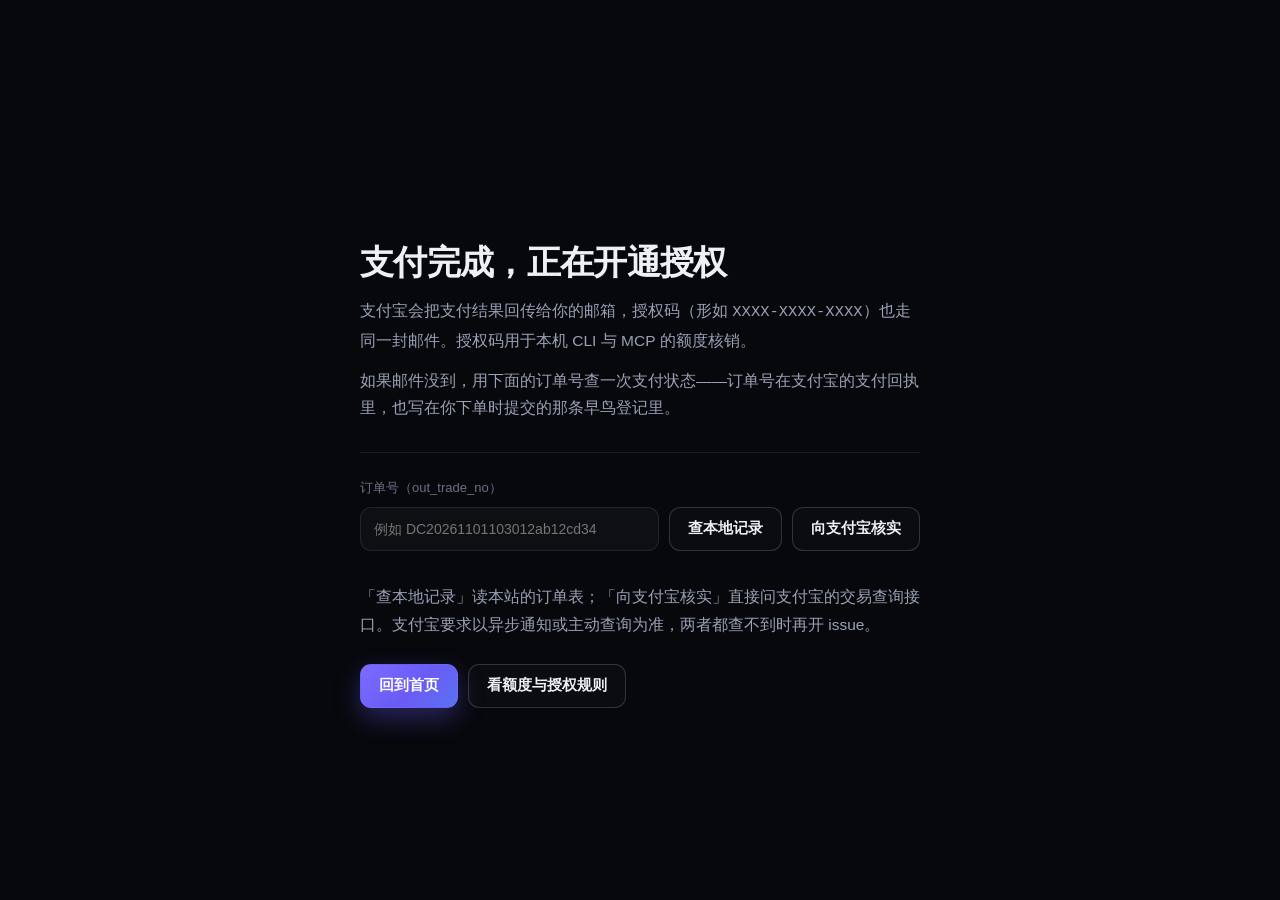
<file: thanks.html>
<!DOCTYPE html>
<html lang="zh-CN">
<head>
<meta charset="utf-8" />
<meta name="viewport" content="width=device-width, initial-scale=1" />
<title>DiffCycle — 支付完成，正在开通授权</title>
<meta name="description" content="DiffCycle 支付完成，授权码正在发往你的邮箱。" />
<link rel="icon" href="assets/img/favicon.svg" />
<link rel="stylesheet" href="assets/css/main.css" />
<style>
  .thanks-wrap { min-height: 100vh; display: flex; align-items: center; justify-content: center; padding: 96px 24px 72px; }
  .thanks-box { width: 100%; max-width: 560px; }
  .thanks-box h1 { font-size: 34px; line-height: 1.2; letter-spacing: -.02em; font-weight: 820; margin: 0 0 14px; }
  .thanks-box p { margin: 0 0 12px; color: var(--muted); font-size: 15.5px; line-height: 1.8; }
  .thanks-actions { display: flex; gap: 10px; flex-wrap: wrap; margin-top: 26px; }
  .thanks-query { margin-top: 30px; padding-top: 24px; border-top: 1px solid var(--line); }
  .thanks-query label { display: block; font-size: 13px; color: var(--faint); margin-bottom: 8px; }
  .thanks-query .row { display: flex; gap: 10px; }
  .thanks-query input {
    flex: 1; background: rgba(255,255,255,.03); border: 1px solid var(--line); border-radius: 11px;
    color: var(--text); padding: 11px 13px; font-size: 14px; font-family: inherit;
  }
  .thanks-query input:focus { outline: 2px solid var(--brand-2); outline-offset: 2px; }
  .thanks-status { margin-top: 12px; font-size: 13.5px; color: var(--muted); min-height: 20px; }
  .thanks-status.is-error { color: var(--bad); }
  .thanks-status.is-ok { color: var(--ok); }
  .thanks-hint { font-size: 12.5px; color: var(--faint); line-height: 1.7; margin-top: 10px; }
</style>
</head>
<body>
  <main class="thanks-wrap">
    <div class="thanks-box">
      <span class="eyebrow reveal">DiffCycle</span>
      <h1>支付完成，正在开通授权</h1>
      <p>支付宝会把支付结果回传给你的邮箱，授权码（形如 <code>XXXX-XXXX-XXXX</code>）也走同一封邮件。授权码用于本机 CLI 与 MCP 的额度核销。</p>
      <p>如果邮件没到，用下面的订单号查一次支付状态——订单号在支付宝的支付回执里，也写在你下单时提交的那条早鸟登记里。</p>
      <div class="thanks-query">
        <label for="tradeNo">订单号（out_trade_no）</label>
        <div class="row">
          <input id="tradeNo" type="text" placeholder="例如 DC20261101103012ab12cd34" autocomplete="off" />
          <button class="btn btn-outline" type="button" id="queryBtn">查本地记录</button>
          <button class="btn btn-outline" type="button" id="queryAliBtn">向支付宝核实</button>
        </div>
        <p class="thanks-status" id="queryStatus" role="status"></p>
        <p class="thanks-hint">「查本地记录」读本站的订单表；「向支付宝核实」直接问支付宝的交易查询接口。支付宝要求以异步通知或主动查询为准，两者都查不到时再开 issue。</p>
      </div>
      <div class="thanks-actions">
        <a class="btn btn-primary" href="index.html">回到首页</a>
        <a class="btn btn-outline" href="docs.html#pricing">看额度与授权规则</a>
      </div>
    </div>
  </main>
<script>
(function () {
  var btn = document.getElementById('queryBtn');
  var input = document.getElementById('tradeNo');
  var out = document.getElementById('queryStatus');
  function say(text, cls) {
    out.textContent = text;
    out.className = 'thanks-status' + (cls ? ' ' + cls : '');
  }
  function query() {
    var no = input.value.trim();
    if (!no) { say('先填订单号', 'is-error'); return; }
    say('查询中…');
    fetch('/api/order?trade_no=' + encodeURIComponent(no), { headers: { 'Accept': 'application/json' } })
      .then(function (r) { return r.json().then(function (d) { return { ok: r.ok, data: d }; }); })
      .then(function (res) {
        var d = res.data || {};
        if (!d.ok) { say(d.error || '没查到这个订单', 'is-error'); return; }
        var o = d.order || {};
        if (o.status === 'paid') { say('已支付：' + (o.planName || '') + ' · ¥' + (o.amount || '') + '，授权码已发到邮箱', 'is-ok'); }
        else if (o.status === 'created') { say('订单已创建，尚未收到支付成功的通知。若已付款，稍等片刻再查一次。'); }
        else { say('订单状态：' + (o.status || '未知')); }
      })
      .catch(function () { say('查询接口没接上，请直接查看邮箱或到仓库开一条 issue。', 'is-error'); });
  }
  function queryAli() {
    var no = input.value.trim();
    if (!no) { say('先填订单号', 'is-error'); return; }
    say('正在向支付宝核实…');
    fetch('/api/pay-query', {
      method: 'POST', headers: { 'Content-Type': 'application/json' },
      body: JSON.stringify({ out_trade_no: no })
    })
      .then(function (r) { return r.json().then(function (d) { return { ok: r.ok, data: d }; }); })
      .then(function (res) {
        var d = res.data || {};
        if (!d.ok) { say('核实未成功：' + (d.error || '未知原因'), 'is-error'); return; }
        if (d.trade_status === 'TRADE_SUCCESS' || d.trade_status === 'TRADE_FINISHED') {
          say('支付宝确认：' + d.trade_status + '，金额 ¥' + (d.total_amount || '') + (d.license_key ? '，授权码已生成' : ''), 'is-ok');
        } else {
          say('支付宝返回状态：' + d.trade_status + '（WAIT_BUYER_PAY 表示还没付）');
        }
      })
      .catch(function () { say('支付通道尚未开通，无法向支付宝核实；请查看邮箱。', 'is-error'); });
  }
  var aliBtn = document.getElementById('queryAliBtn');
  if (btn) btn.addEventListener('click', query);
  if (aliBtn) aliBtn.addEventListener('click', queryAli);
  if (input) input.addEventListener('keydown', function (e) { if (e.key === 'Enter') query(); });
})();
</script>
</body>
</html>
</file>
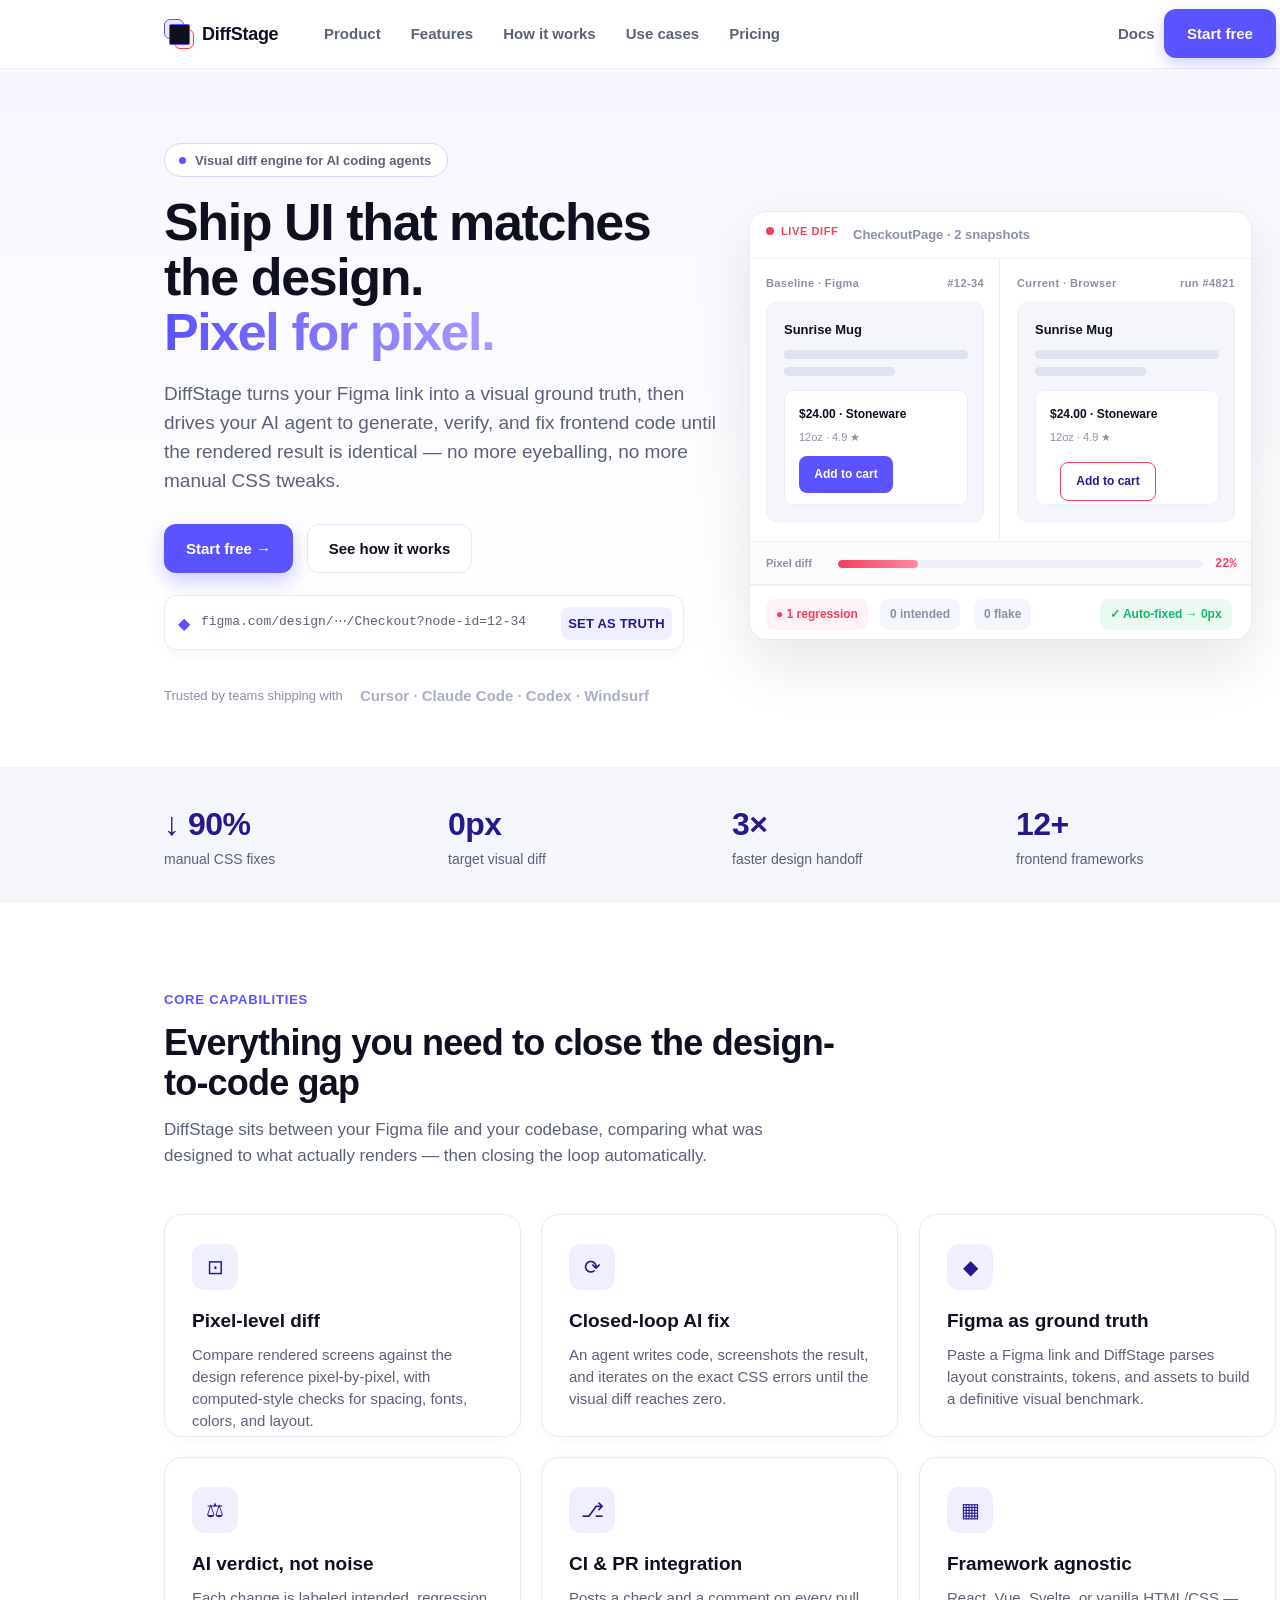
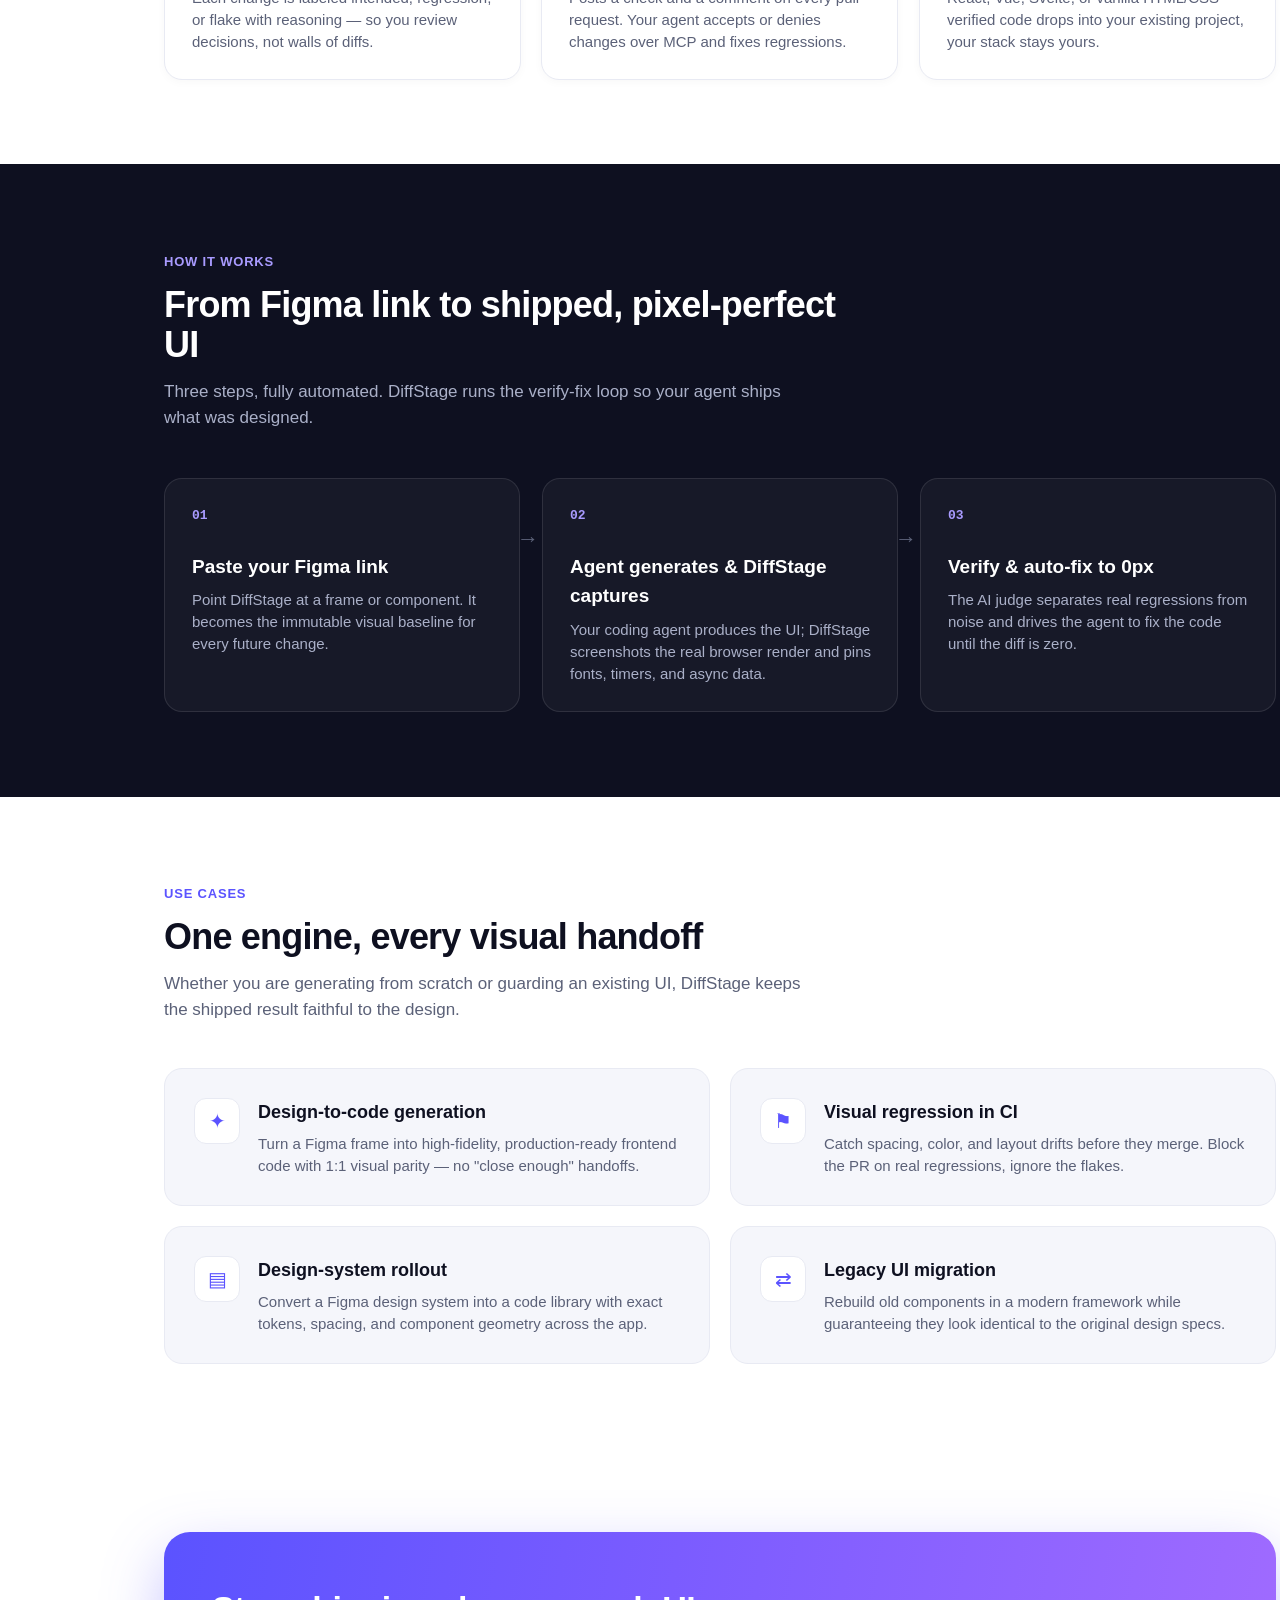
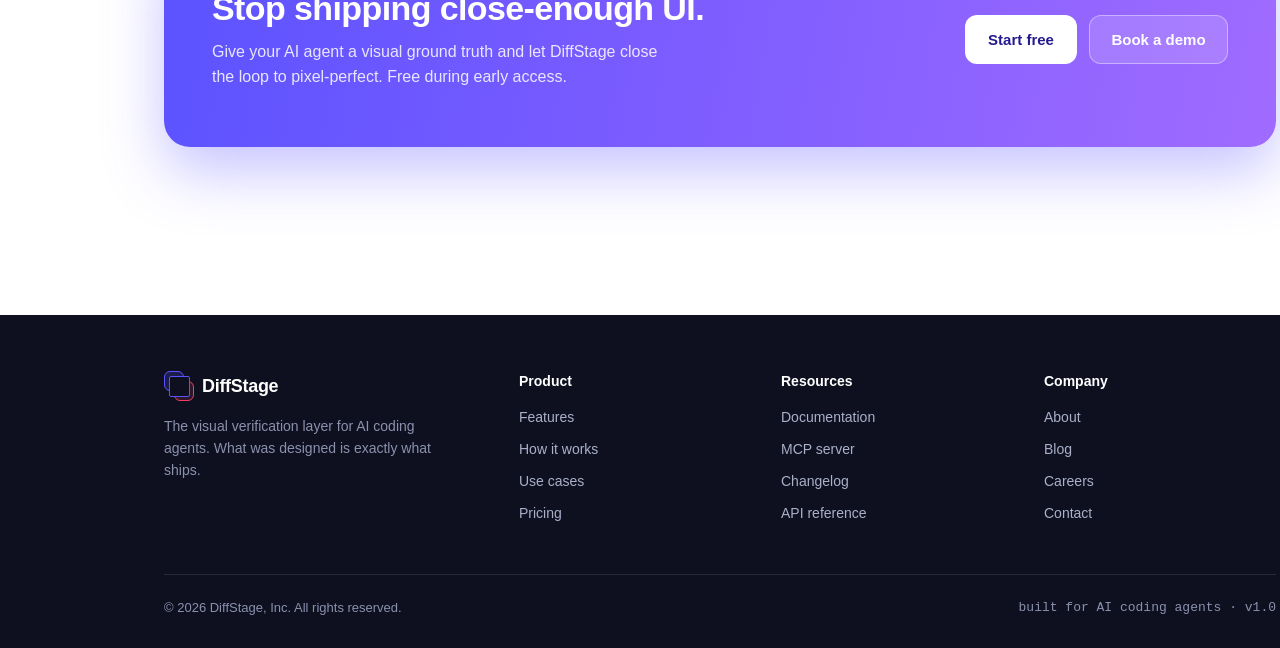
<file: assets/runs/generated-page.html>
<!DOCTYPE html>
<html lang="en">
<head>
<meta charset="utf-8">
<meta name="viewport" content="width=1440">
<title>DiffStage</title>
<style>
  * { box-sizing: border-box; }
  html, body { margin: 0; width: 1440px; height: 3848px; overflow: hidden; }
  body {
    font-family: -apple-system, BlinkMacSystemFont, "Segoe UI", Helvetica, Arial, sans-serif;
    background: #ffffff;
    color: #0e1020;
    position: relative;
  }
  .mono { font-family: "SF Mono", ui-monospace, Menlo, Consolas, monospace; }

  /* ---------- header ---------- */
  .header {
    position: absolute; left: 0; top: 0; width: 1440px; height: 69px;
    background: rgba(255,255,255,0.82);
    border-bottom: 1px solid #eef0f7;
  }
  .nav-wrap {
    position: absolute; left: 140px; top: 0; width: 1160px; height: 68px;
  }
  .logo { position: absolute; left: 24px; top: 19px; width: 126px; height: 30px; }
  .logo .mark { position: absolute; left: 0; top: 0; width: 30px; height: 30px; }
  .logo .a {
    position: absolute; left: 0; top: 0; width: 20px; height: 20px;
    background: rgba(91,83,255,0.12); border: 1.5px solid #5b53ff; border-radius: 6px;
  }
  .logo .b {
    position: absolute; left: 10px; top: 10px; width: 20px; height: 20px;
    background: rgba(244,63,94,0.1); border: 1.5px solid #f43f5e; border-radius: 6px;
  }
  .logo .x {
    position: absolute; left: 5px; top: 5px; width: 21px; height: 21px;
    background: #0e1020; border: 1.5px solid #5b53ff; border-radius: 2px;
  }
  .logo .word {
    position: absolute; left: 38px; top: 3px; font-size: 18px; font-weight: 800;
    letter-spacing: -0.3px; color: #0e1020; line-height: 24px;
  }
  .nav-links {
    position: absolute; left: 184px; top: 23px; display: flex; gap: 30px;
    font-size: 15px; font-weight: 550; color: #5b6178; line-height: 22px;
  }
  .nav-right { position: absolute; left: 978px; top: 9px; width: 158px; height: 49px; }
  .nav-docs {
    position: absolute; left: 0; top: 14px; font-size: 15px; font-weight: 550;
    color: #5b6178; line-height: 22px;
  }
  .btn-primary {
    position: absolute; left: 46px; top: 0; width: 112px; height: 49px;
    background: #5b53ff; color: #ffffff; border-radius: 12px;
    font-size: 15px; font-weight: 650; line-height: 49px; text-align: center;
    box-shadow: 0 6px 16px rgba(91,83,255,0.28);
  }

  /* ---------- hero ---------- */
  .hero {
    position: absolute; left: 0; top: 69px; width: 1440px; height: 698px;
    background: linear-gradient(180deg, #f7f6ff 0%, #ffffff 78%);
  }
  .hero-wrap { position: absolute; left: 140px; top: 74px; width: 1160px; height: 564px; }
  .hero-left { position: absolute; left: 24px; top: 0; width: 555px; height: 564px; }
  .pill {
    position: absolute; left: 0; top: 0; height: 34px; padding: 0 16px 0 14px;
    border: 1px solid #d9d4ff; border-radius: 999px; background: #ffffff;
    display: flex; align-items: center; gap: 9px;
    font-size: 13px; font-weight: 600; color: #5b6178;
  }
  .pill .dot { width: 7px; height: 7px; border-radius: 50%; background: #5b53ff; }
  h1 {
    position: absolute; left: 0; top: 52px; width: 555px; margin: 0;
    font-size: 52px; font-weight: 800; line-height: 55px; letter-spacing: -1.4px;
    color: #0e1020;
  }
  h1 .grad {
    background: linear-gradient(90deg, #5b53ff 0%, #a99bff 100%);
    -webkit-background-clip: text; background-clip: text; color: transparent;
  }
  .lede {
    position: absolute; left: 0; top: 236px; width: 555px; margin: 0;
    font-size: 19px; font-weight: 400; line-height: 29px; color: #5b6178;
  }
  .cta-row { position: absolute; left: 0; top: 381px; width: 555px; height: 49px; }
  .btn-dark {
    position: absolute; left: 0; top: 0; width: 129px; height: 49px;
    background: #5b53ff; color: #ffffff; border-radius: 12px;
    font-size: 15px; font-weight: 650; line-height: 49px; text-align: center;
    box-shadow: 0 8px 20px rgba(91,83,255,0.3);
  }
  .btn-ghost {
    position: absolute; left: 143px; top: 0; width: 165px; height: 49px;
    background: #ffffff; color: #0e1020; border: 1px solid #e8eaf3; border-radius: 12px;
    font-size: 15px; font-weight: 650; line-height: 47px; text-align: center;
  }
  .figma-input {
    position: absolute; left: 0; top: 452px; width: 520px; height: 55px;
    background: #ffffff; border: 1px solid #e8eaf3; border-radius: 12px;
    box-shadow: 0 4px 14px rgba(14,16,32,0.04);
  }
  .figma-input .ic {
    position: absolute; left: 13px; top: 15px; font-size: 16px; color: #5b53ff; line-height: 25px;
  }
  .figma-input code {
    position: absolute; left: 36px; top: 17px; font-size: 13px; color: #5b6178;
    font-family: "SF Mono", ui-monospace, Menlo, Consolas, monospace;
  }
  .figma-input .go {
    position: absolute; left: 396px; top: 11px; width: 111px; height: 33px;
    background: #f0efff; color: #241a8f; border-radius: 8px;
    font-size: 13px; font-weight: 700; line-height: 33px; text-align: center;
    letter-spacing: 0.2px;
  }
  .trust { position: absolute; left: 0; top: 541px; width: 555px; height: 23px; }
  .trust .lbl {
    position: absolute; left: 0; top: 2px; font-size: 13px; color: #8a90a6; line-height: 20px;
  }
  .trust .logos {
    position: absolute; left: 196px; top: 0; font-size: 15px; font-weight: 800;
    color: #aab0c4; line-height: 23px;
  }

  /* hero right card */
  .diffcard {
    position: absolute; left: 609px; top: 68px; width: 503px; height: 429px;
    background: #ffffff; border: 1px solid #e8eaf3; border-radius: 18px;
    box-shadow: 0 24px 60px rgba(14,16,32,0.1);
  }
  .diffcard .top {
    position: absolute; left: 0; top: 0; width: 501px; height: 47px;
    border-bottom: 1px solid #eef0f7;
  }
  .diffcard .live {
    position: absolute; left: 16px; top: 13px; display: flex; align-items: center; gap: 7px;
    font-size: 11px; font-weight: 800; color: #f43f5e; letter-spacing: 0.6px;
  }
  .diffcard .live i { width: 8px; height: 8px; border-radius: 50%; background: #f43f5e; }
  .diffcard .name {
    position: absolute; left: 103px; top: 13px; font-size: 13px; font-weight: 600;
    color: #8a90a6; line-height: 20px;
  }
  .panes { position: absolute; left: 0; top: 47px; width: 501px; height: 281px; }
  .pane { position: absolute; top: 0; width: 250px; height: 281px; }
  .pane.l { left: 0; border-right: 1px solid #eef0f7; }
  .pane.r { left: 251px; }
  .tag {
    position: absolute; left: 16px; top: 16px; width: 218px; height: 17px;
    font-size: 11px; font-weight: 700; color: #8a90a6; line-height: 17px;
    letter-spacing: 0.4px;
  }
  .tag .right { position: absolute; right: 0; top: 0; }
  .mock {
    position: absolute; left: 16px; top: 43px; width: 218px; height: 220px;
    background: #f5f6fb; border: 1px solid #eef0f7; border-radius: 10px;
  }
  .mock .ttl {
    position: absolute; left: 17px; top: 17px; font-size: 13px; font-weight: 700;
    color: #0e1020; line-height: 20px;
  }
  .mock .row { position: absolute; left: 17px; height: 9px; background: #dfe2ef; border-radius: 5px; }
  .mock .row.r1 { top: 47px; width: 184px; }
  .mock .row.r2 { top: 64px; width: 111px; }
  .mock .card {
    position: absolute; left: 17px; top: 87px; width: 184px; height: 115px;
    background: #ffffff; border: 1px solid #eef0f7; border-radius: 9px;
  }
  .mock .card .t {
    position: absolute; left: 14px; top: 14px; font-size: 12px; font-weight: 700;
    color: #0e1020; line-height: 19px;
  }
  .mock .card .p {
    position: absolute; left: 14px; top: 38px; font-size: 11px; color: #8a90a6; line-height: 16px;
  }
  .mock .card .bu {
    position: absolute; left: 14px; top: 65px; width: 94px; height: 37px;
    background: #5b53ff; color: #ffffff; border-radius: 8px;
    font-size: 12px; font-weight: 700; line-height: 37px; text-align: center;
  }
  .pane.r .mock .card .bu {
    left: 24px; top: 71px; width: 96px; height: 39px;
    background: #ffffff; color: #241a8f; border: 1.5px solid #f43f5e;
    line-height: 36px;
  }
  .flag {
    position: absolute; left: 374px; top: 235px; width: 109px; height: 27px;
    background: #ffffff; border: 1px solid #ffd5dd; border-radius: 7px;
    font-family: "SF Mono", ui-monospace, Menlo, Consolas, monospace;
    font-size: 11px; font-weight: 900; color: #f43f5e; line-height: 25px; text-align: center;
    box-shadow: 0 4px 10px rgba(244,63,94,0.12);
  }
  .strip {
    position: absolute; left: 0; top: 329px; width: 501px; height: 44px;
    background: #fcfcff; border-top: 1px solid #eef0f7; border-bottom: 1px solid #eef0f7;
  }
  .strip .label {
    position: absolute; left: 16px; top: 13px; font-size: 11px; font-weight: 700;
    color: #8a90a6; line-height: 17px;
  }
  .strip .bar {
    position: absolute; left: 88px; top: 18px; width: 365px; height: 8px;
    background: #eef0f7; border-radius: 6px; overflow: hidden;
  }
  .strip .bar span {
    position: absolute; left: 0; top: 0; height: 8px; width: 80px;
    background: linear-gradient(90deg, #f43f5e, #ff8a9c); border-radius: 6px;
  }
  .strip .pct {
    position: absolute; left: 465px; top: 13px; font-size: 12px; font-weight: 700;
    color: #f43f5e; line-height: 19px;
    font-family: "SF Mono", ui-monospace, Menlo, Consolas, monospace;
  }
  .status {
    position: absolute; left: 0; top: 373px; width: 501px; height: 56px;
    border-top: 1px solid #eef0f7;
  }
  .status .badge {
    position: absolute; top: 13px; height: 31px; padding: 0 10px; border-radius: 8px;
    font-size: 12px; font-weight: 700; line-height: 31px;
  }
  .status .b1 { left: 16px; color: #f43f5e; background: #fff1f4; }
  .status .b2 { left: 130px; color: #8a90a6; background: #f5f6fb; }
  .status .b3 { left: 224px; color: #8a90a6; background: #f5f6fb; }
  .status .b4 { left: 350px; color: #12b76a; background: #eafaf1; }

  /* ---------- stats ---------- */
  .stats {
    position: absolute; left: 0; top: 767px; width: 1440px; height: 135px;
    background: #f5f6fb; border-top: 1px solid #eef0f7; border-bottom: 1px solid #eef0f7;
  }
  .stats .wrap { position: absolute; left: 140px; top: 31px; width: 1160px; height: 73px; }
  .stat { position: absolute; top: 0; width: 260px; height: 73px; }
  .stat:nth-child(1) { left: 24px; }
  .stat:nth-child(2) { left: 308px; }
  .stat:nth-child(3) { left: 592px; }
  .stat:nth-child(4) { left: 876px; }
  .stat .n {
    font-size: 32px; font-weight: 800; line-height: 50px; color: #241a8f;
    letter-spacing: -0.5px;
  }
  .stat .l { font-size: 14px; color: #5b6178; line-height: 21px; }

  /* ---------- generic section ---------- */
  .section { position: absolute; left: 0; width: 1440px; }
  .sec-wrap { position: absolute; left: 140px; width: 1160px; }
  .eyebrow {
    font-size: 13px; font-weight: 800; line-height: 20px; letter-spacing: 0.8px;
    text-transform: uppercase; color: #5b53ff;
  }
  .sec-title {
    margin: 0; font-size: 36px; font-weight: 800; line-height: 40px;
    letter-spacing: -0.8px; color: #0e1020;
  }
  .sec-sub {
    margin: 0; font-size: 17px; font-weight: 400; line-height: 26px; color: #5b6178;
  }

  /* features */
  .features { top: 902px; height: 862px; }
  .features .sec-wrap { top: 84px; height: 694px; }
  .features .eyebrow { position: absolute; left: 24px; top: 4px; }
  .features .sec-title { position: absolute; left: 24px; top: 37px; width: 680px; }
  .features .sec-sub { position: absolute; left: 24px; top: 131px; width: 640px; }
  .feat-grid {
    position: absolute; left: 24px; top: 228px; width: 1112px; height: 466px;
  }
  .feat {
    position: absolute; width: 357px; height: 223px;
    background: #ffffff; border: 1px solid #e8eaf3; border-radius: 18px;
    box-shadow: 0 2px 10px rgba(14,16,32,0.03);
  }
  .feat .ic {
    position: absolute; left: 27px; top: 29px; width: 46px; height: 46px;
    background: #f0efff; border-radius: 12px; color: #241a8f;
    font-size: 20px; line-height: 46px; text-align: center;
  }
  .feat h3 {
    position: absolute; left: 27px; top: 91px; width: 303px; margin: 0;
    font-size: 19px; font-weight: 700; line-height: 29px; color: #0e1020;
  }
  .feat p {
    position: absolute; left: 27px; top: 129px; width: 303px; margin: 0;
    font-size: 15px; font-weight: 400; line-height: 22px; color: #5b6178;
  }

  /* how it works */
  .how { top: 1764px; height: 633px; background: #0e1020; }
  .how .sec-wrap { top: 84px; height: 465px; }
  .how .eyebrow { position: absolute; left: 24px; top: 4px; color: #a99bff; }
  .how .sec-title { position: absolute; left: 24px; top: 37px; width: 680px; color: #ffffff; }
  .how .sec-sub { position: absolute; left: 24px; top: 131px; width: 640px; color: #aab0c8; }
  .steps { position: absolute; left: 24px; top: 230px; width: 1112px; height: 234px; }
  .step {
    position: absolute; top: 0; width: 356px; height: 234px;
    background: rgba(255,255,255,0.04); border: 1px solid rgba(255,255,255,0.1);
    border-radius: 18px;
  }
  .step:nth-child(1) { left: 0; }
  .step:nth-child(2) { left: 378px; }
  .step:nth-child(3) { left: 756px; }
  .step .num {
    position: absolute; left: 27px; top: 27px; font-size: 13px; font-weight: 700;
    color: #a99bff; line-height: 20px;
    font-family: "SF Mono", ui-monospace, Menlo, Consolas, monospace;
  }
  .step h3 {
    position: absolute; left: 27px; top: 73px; width: 302px; margin: 0;
    font-size: 19px; font-weight: 700; line-height: 29px; color: #ffffff;
  }
  .step p {
    position: absolute; left: 27px; top: 110px; width: 302px; margin: 0;
    font-size: 15px; font-weight: 400; line-height: 22px; color: #aab0c8;
  }
  .step:nth-child(2) p { top: 140px; }
  .step .arrow {
    position: absolute; left: 352px; top: 43px; font-size: 22px; color: #5b6178;
    line-height: 34px;
  }

  /* use cases */
  .usecases { top: 2396px; height: 651px; }
  .usecases .sec-wrap { top: 84px; height: 483px; }
  .usecases .eyebrow { position: absolute; left: 24px; top: 4px; }
  .usecases .sec-title { position: absolute; left: 24px; top: 37px; width: 680px; }
  .usecases .sec-sub { position: absolute; left: 24px; top: 91px; width: 640px; }
  .uc-grid { position: absolute; left: 24px; top: 188px; width: 1112px; height: 296px; }
  .uc {
    position: absolute; width: 546px; height: 138px;
    background: #f5f6fb; border: 1px solid #e8eaf3; border-radius: 18px;
  }
  .uc:nth-child(1) { left: 0; top: 0; }
  .uc:nth-child(2) { left: 566px; top: 0; }
  .uc:nth-child(3) { left: 0; top: 158px; }
  .uc:nth-child(4) { left: 566px; top: 158px; }
  .uc .ic {
    position: absolute; left: 29px; top: 29px; width: 46px; height: 46px;
    background: #ffffff; border: 1px solid #e8eaf3; border-radius: 12px;
    color: #5b53ff; font-size: 20px; line-height: 44px; text-align: center;
  }
  .uc .txt {
    position: absolute; left: 93px; top: 29px; width: 424px; height: 80px;
  }
  .uc h3 {
    position: absolute; left: 0; top: 0; width: 424px; margin: 0;
    font-size: 18px; font-weight: 700; line-height: 28px; color: #0e1020;
  }
  .uc p {
    position: absolute; left: 0; top: 35px; width: 424px; margin: 0;
    font-size: 15px; font-weight: 400; line-height: 22px; color: #5b6178;
  }

  /* cta */
  .cta { top: 3048px; height: 383px; }
  .cta .sec-wrap { top: 84px; height: 215px; }
  .cta .box {
    position: absolute; left: 24px; top: 0; width: 1112px; height: 215px;
    background: linear-gradient(100deg, #5b53ff 0%, #7b5cff 45%, #a06bff 100%);
    border-radius: 26px; box-shadow: 0 24px 60px rgba(91,83,255,0.35);
  }
  .cta .txt {
    position: absolute; left: 48px; top: 58px; width: 492px; height: 99px;
  }
  .cta h2 {
    position: absolute; left: 0; top: 0; width: 492px; margin: 0;
    font-size: 34px; font-weight: 800; line-height: 37px; color: #ffffff;
    letter-spacing: -0.6px; white-space: nowrap;
  }
  .cta p {
    position: absolute; left: 0; top: 49px; width: 460px; margin: 0;
    font-size: 16px; font-weight: 400; line-height: 25px; color: rgba(255,255,255,0.85);
  }
  .cta .actions { position: absolute; left: 801px; top: 83px; width: 263px; height: 49px; }
  .cta .btn-white {
    position: absolute; left: 0; top: 0; width: 112px; height: 49px;
    background: #ffffff; color: #241a8f; border-radius: 12px;
    font-size: 15px; font-weight: 650; line-height: 49px; text-align: center;
  }
  .cta .btn-outline {
    position: absolute; left: 124px; top: 0; width: 139px; height: 49px;
    background: rgba(255,255,255,0.14); color: #ffffff; border-radius: 12px;
    border: 1px solid rgba(255,255,255,0.4);
    font-size: 15px; font-weight: 650; line-height: 47px; text-align: center;
  }

  /* footer */
  .footer {
    position: absolute; left: 0; top: 3515px; width: 1440px; height: 333px;
    background: #0e1020;
  }
  .footer .wrap { position: absolute; left: 140px; top: 56px; width: 1160px; height: 247px; }
  .foot-grid { position: absolute; left: 24px; top: 0; width: 1112px; height: 162px; }
  .foot-col { position: absolute; top: 0; height: 162px; }
  .foot-col.c1 { left: 0; width: 325px; }
  .foot-col.c2 { left: 355px; width: 232px; }
  .foot-col.c3 { left: 617px; width: 232px; }
  .foot-col.c4 { left: 880px; width: 232px; }
  .foot-logo { position: absolute; left: 0; top: 0; width: 325px; height: 30px; }
  .foot-logo .mark { position: absolute; left: 0; top: 0; width: 30px; height: 30px; }
  .foot-logo .a {
    position: absolute; left: 0; top: 0; width: 20px; height: 20px;
    background: rgba(91,83,255,0.2); border: 1.5px solid #5b53ff; border-radius: 6px;
  }
  .foot-logo .b {
    position: absolute; left: 10px; top: 10px; width: 20px; height: 20px;
    background: rgba(244,63,94,0.15); border: 1.5px solid #f43f5e; border-radius: 6px;
  }
  .foot-logo .x {
    position: absolute; left: 5px; top: 5px; width: 21px; height: 21px;
    background: #0e1020; border: 1.5px solid #5b53ff; border-radius: 2px;
  }
  .foot-logo .word {
    position: absolute; left: 38px; top: 3px; font-size: 18px; font-weight: 800;
    color: #ffffff; line-height: 24px; letter-spacing: -0.3px;
  }
  .foot-blurb {
    position: absolute; left: 0; top: 44px; width: 280px; margin: 0;
    font-size: 14px; font-weight: 400; line-height: 22px; color: #8b91ad;
  }
  .foot-col h4 {
    margin: 0; font-size: 14px; font-weight: 700; line-height: 21px; color: #ffffff;
  }
  .foot-col ul {
    position: absolute; left: 0; top: 35px; margin: 0; padding: 0; list-style: none;
    width: 232px;
  }
  .foot-col li {
    height: 22px; margin-bottom: 10px; font-size: 14px; line-height: 22px; color: #aab0c8;
  }
  .foot-bottom {
    position: absolute; left: 24px; top: 203px; width: 1112px; height: 43px;
    border-top: 1px solid rgba(255,255,255,0.1);
  }
  .foot-bottom .copy {
    position: absolute; left: 0; top: 23px; font-size: 13px; color: #8b91ad; line-height: 20px;
  }
  .foot-bottom .mono {
    position: absolute; right: 0; top: 23px; font-size: 13px; color: #8b91ad; line-height: 20px;
  }
</style>
</head>
<body>

<!-- HEADER -->
<div class="header">
  <div class="nav-wrap">
    <div class="logo">
      <div class="mark">
        <div class="a"></div>
        <div class="b"></div>
        <div class="x"></div>
      </div>
      <div class="word">DiffStage</div>
    </div>
    <div class="nav-links">
      <span>Product</span><span>Features</span><span>How it works</span><span>Use cases</span><span>Pricing</span>
    </div>
    <div class="nav-right">
      <div class="nav-docs">Docs</div>
      <div class="btn-primary">Start free</div>
    </div>
  </div>
</div>

<!-- HERO -->
<div class="hero">
  <div class="hero-wrap">
    <div class="hero-left">
      <div class="pill"><span class="dot"></span>Visual diff engine for AI coding agents</div>
      <h1>Ship UI that matches<br>the design.<br><span class="grad">Pixel for pixel.</span></h1>
      <p class="lede">DiffStage turns your Figma link into a visual ground truth, then drives your AI agent to generate, verify, and fix frontend code until the rendered result is identical — no more eyeballing, no more manual CSS tweaks.</p>
      <div class="cta-row">
        <div class="btn-dark">Start free →</div>
        <div class="btn-ghost">See how it works</div>
      </div>
      <div class="figma-input">
        <span class="ic">◆</span>
        <code>figma.com/design/⋯/Checkout?node-id=12-34</code>
        <span class="go">SET AS TRUTH</span>
      </div>
      <div class="trust">
        <span class="lbl">Trusted by teams shipping with</span>
        <span class="logos">Cursor · Claude Code · Codex · Windsurf</span>
      </div>
    </div>

    <div class="diffcard">
      <div class="top">
        <div class="live"><i></i>LIVE DIFF</div>
        <div class="name">CheckoutPage · 2 snapshots</div>
      </div>
      <div class="panes">
        <div class="pane l">
          <div class="tag">Baseline · Figma<span class="right">#12-34</span></div>
          <div class="mock">
            <div class="ttl">Sunrise Mug</div>
            <div class="row r1"></div>
            <div class="row r2"></div>
            <div class="card">
              <div class="t">$24.00 · Stoneware</div>
              <div class="p">12oz · 4.9 ★</div>
              <div class="bu">Add to cart</div>
            </div>
          </div>
        </div>
        <div class="pane r">
          <div class="tag">Current · Browser<span class="right">run #4821</span></div>
          <div class="mock">
            <div class="ttl">Sunrise Mug</div>
            <div class="row r1"></div>
            <div class="row r2"></div>
            <div class="card">
              <div class="t">$24.00 · Stoneware</div>
              <div class="p">12oz · 4.9 ★</div>
              <div class="bu">Add to cart</div>
            </div>
          </div>
          <div class="flag">spacing +12px</div>
        </div>
      </div>
      <div class="strip">
        <span class="label">Pixel diff</span>
        <div class="bar"><span></span></div>
        <span class="pct">22%</span>
      </div>
      <div class="status">
        <span class="badge b1">● 1 regression</span>
        <span class="badge b2">0 intended</span>
        <span class="badge b3">0 flake</span>
        <span class="badge b4">✓ Auto-fixed → 0px</span>
      </div>
    </div>
  </div>
</div>

<!-- STATS -->
<div class="stats">
  <div class="wrap">
    <div class="stat"><div class="n">↓ 90%</div><div class="l">manual CSS fixes</div></div>
    <div class="stat"><div class="n">0px</div><div class="l">target visual diff</div></div>
    <div class="stat"><div class="n">3×</div><div class="l">faster design handoff</div></div>
    <div class="stat"><div class="n">12+</div><div class="l">frontend frameworks</div></div>
  </div>
</div>

<!-- FEATURES -->
<div class="section features">
  <div class="sec-wrap">
    <div class="eyebrow">Core capabilities</div>
    <h2 class="sec-title">Everything you need to close the design-to-code gap</h2>
    <p class="sec-sub">DiffStage sits between your Figma file and your codebase, comparing what was designed to what actually renders — then closing the loop automatically.</p>
    <div class="feat-grid">
      <div class="feat" style="left:0;top:0;">
        <div class="ic">⊡</div>
        <h3>Pixel-level diff</h3>
        <p>Compare rendered screens against the design reference pixel-by-pixel, with computed-style checks for spacing, fonts, colors, and layout.</p>
      </div>
      <div class="feat" style="left:377px;top:0;">
        <div class="ic">⟳</div>
        <h3>Closed-loop AI fix</h3>
        <p>An agent writes code, screenshots the result, and iterates on the exact CSS errors until the visual diff reaches zero.</p>
      </div>
      <div class="feat" style="left:755px;top:0;">
        <div class="ic">◆</div>
        <h3>Figma as ground truth</h3>
        <p>Paste a Figma link and DiffStage parses layout constraints, tokens, and assets to build a definitive visual benchmark.</p>
      </div>
      <div class="feat" style="left:0;top:243px;">
        <div class="ic">⚖</div>
        <h3>AI verdict, not noise</h3>
        <p>Each change is labeled intended, regression, or flake with reasoning — so you review decisions, not walls of diffs.</p>
      </div>
      <div class="feat" style="left:377px;top:243px;">
        <div class="ic">⎇</div>
        <h3>CI &amp; PR integration</h3>
        <p>Posts a check and a comment on every pull request. Your agent accepts or denies changes over MCP and fixes regressions.</p>
      </div>
      <div class="feat" style="left:755px;top:243px;">
        <div class="ic">▦</div>
        <h3>Framework agnostic</h3>
        <p>React, Vue, Svelte, or vanilla HTML/CSS — verified code drops into your existing project, your stack stays yours.</p>
      </div>
    </div>
  </div>
</div>

<!-- HOW IT WORKS -->
<div class="section how">
  <div class="sec-wrap">
    <div class="eyebrow">How it works</div>
    <h2 class="sec-title">From Figma link to shipped, pixel-perfect UI</h2>
    <p class="sec-sub">Three steps, fully automated. DiffStage runs the verify-fix loop so your agent ships what was designed.</p>
    <div class="steps">
      <div class="step">
        <div class="num">01</div>
        <h3>Paste your Figma link</h3>
        <p>Point DiffStage at a frame or component. It becomes the immutable visual baseline for every future change.</p>
        <div class="arrow">→</div>
      </div>
      <div class="step">
        <div class="num">02</div>
        <h3>Agent generates &amp; DiffStage captures</h3>
        <p>Your coding agent produces the UI; DiffStage screenshots the real browser render and pins fonts, timers, and async data.</p>
        <div class="arrow">→</div>
      </div>
      <div class="step">
        <div class="num">03</div>
        <h3>Verify &amp; auto-fix to 0px</h3>
        <p>The AI judge separates real regressions from noise and drives the agent to fix the code until the diff is zero.</p>
      </div>
    </div>
  </div>
</div>

<!-- USE CASES -->
<div class="section usecases">
  <div class="sec-wrap">
    <div class="eyebrow">Use cases</div>
    <h2 class="sec-title">One engine, every visual handoff</h2>
    <p class="sec-sub">Whether you are generating from scratch or guarding an existing UI, DiffStage keeps the shipped result faithful to the design.</p>
    <div class="uc-grid">
      <div class="uc">
        <div class="ic">✦</div>
        <div class="txt">
          <h3>Design-to-code generation</h3>
          <p>Turn a Figma frame into high-fidelity, production-ready frontend code with 1:1 visual parity — no "close enough" handoffs.</p>
        </div>
      </div>
      <div class="uc">
        <div class="ic">⚑</div>
        <div class="txt">
          <h3>Visual regression in CI</h3>
          <p>Catch spacing, color, and layout drifts before they merge. Block the PR on real regressions, ignore the flakes.</p>
        </div>
      </div>
      <div class="uc">
        <div class="ic">▤</div>
        <div class="txt">
          <h3>Design-system rollout</h3>
          <p>Convert a Figma design system into a code library with exact tokens, spacing, and component geometry across the app.</p>
        </div>
      </div>
      <div class="uc">
        <div class="ic">⇄</div>
        <div class="txt">
          <h3>Legacy UI migration</h3>
          <p>Rebuild old components in a modern framework while guaranteeing they look identical to the original design specs.</p>
        </div>
      </div>
    </div>
  </div>
</div>

<!-- CTA -->
<div class="section cta">
  <div class="sec-wrap">
    <div class="box">
      <div class="txt">
        <h2>Stop shipping close-enough UI.</h2>
        <p>Give your AI agent a visual ground truth and let DiffStage close the loop to pixel-perfect. Free during early access.</p>
      </div>
      <div class="actions">
        <div class="btn-white">Start free</div>
        <div class="btn-outline">Book a demo</div>
      </div>
    </div>
  </div>
</div>

<!-- FOOTER -->
<div class="footer">
  <div class="wrap">
    <div class="foot-grid">
      <div class="foot-col c1">
        <div class="foot-logo">
          <div class="mark">
            <div class="a"></div>
            <div class="b"></div>
            <div class="x"></div>
          </div>
          <div class="word">DiffStage</div>
        </div>
        <p class="foot-blurb">The visual verification layer for AI coding agents. What was designed is exactly what ships.</p>
      </div>
      <div class="foot-col c2">
        <h4>Product</h4>
        <ul>
          <li>Features</li>
          <li>How it works</li>
          <li>Use cases</li>
          <li>Pricing</li>
        </ul>
      </div>
      <div class="foot-col c3">
        <h4>Resources</h4>
        <ul>
          <li>Documentation</li>
          <li>MCP server</li>
          <li>Changelog</li>
          <li>API reference</li>
        </ul>
      </div>
      <div class="foot-col c4">
        <h4>Company</h4>
        <ul>
          <li>About</li>
          <li>Blog</li>
          <li>Careers</li>
          <li>Contact</li>
        </ul>
      </div>
    </div>
    <div class="foot-bottom">
      <span class="copy">© 2026 DiffStage, Inc. All rights reserved.</span>
      <span class="mono">built for AI coding agents · v1.0</span>
    </div>
  </div>
</div>

</body>
</html>
</file>
<file: assets/docs.css>
/* =============================================================
   DiffCycle 文档页专用样式
   与官网保持同一套设计变量；无外部字体、无 CDN 依赖。
   ============================================================= */

:root {
  --bg: #07080c;
  --bg-2: #0b0d14;
  --panel: #0f1118;
  --panel-2: #141824;
  --panel-3: #1a1f2e;
  --text: #eef0f6;
  --muted: #99a1b5;
  --faint: #6a7186;
  --brand: #7c6cff;
  --brand-2: #4da3ff;
  --brand-3: #c77dff;
  --brand-ink: #241a8f;
  --bad: #ff4d6d;
  --warn: #ffb84d;
  --ok: #2fd08a;
  --line: rgba(255, 255, 255, .085);
  --line-strong: rgba(255, 255, 255, .16);
  --sans: "Inter", -apple-system, BlinkMacSystemFont, "Segoe UI", "PingFang SC", "Hiragino Sans GB", "Microsoft YaHei", "Source Han Sans SC", sans-serif;
  --mono: ui-monospace, "Cascadia Code", "JetBrains Mono", Consolas, "Courier New", monospace;
  --radius: 18px;
  --radius-sm: 12px;
  --nav-h: 66px;
  --maxw: 1200px;
}

* { box-sizing: border-box; }

html {
  scroll-behavior: smooth;
  scroll-padding-top: var(--nav-h);
  -webkit-text-size-adjust: 100%;
}

body {
  margin: 0;
  background: var(--bg);
  color: var(--text);
  font-family: var(--sans);
  font-size: 16px;
  line-height: 1.75;
  letter-spacing: .01em;
  -webkit-font-smoothing: antialiased;
}

/* 网格背景 + 顶部紫色辉光 */
body::before {
  content: "";
  position: fixed;
  inset: 0;
  z-index: 0;
  pointer-events: none;
  background-image:
    linear-gradient(rgba(255, 255, 255, .028) 1px, transparent 1px),
    linear-gradient(90deg, rgba(255, 255, 255, .028) 1px, transparent 1px);
  background-size: 56px 56px;
  -webkit-mask-image: radial-gradient(ellipse 85% 62% at 50% 0%, #000 0%, transparent 78%);
  mask-image: radial-gradient(ellipse 85% 62% at 50% 0%, #000 0%, transparent 78%);
}

body::after {
  content: "";
  position: fixed;
  top: -240px;
  left: 50%;
  width: 1100px;
  height: 620px;
  transform: translateX(-50%);
  z-index: 0;
  pointer-events: none;
  background: radial-gradient(ellipse at center, rgba(124, 108, 255, .16), transparent 62%);
}

a { color: var(--brand-2); text-decoration: none; transition: color .18s ease; }
a:hover { color: var(--brand-3); }

code, pre, kbd { font-family: var(--mono); }

/* ---------------------------------------------------------- 顶部导航 */
.nav {
  position: fixed;
  top: 0; left: 0; right: 0;
  height: var(--nav-h);
  z-index: 60;
  background: rgba(7, 8, 12, .82);
  border-bottom: 1px solid var(--line);
  backdrop-filter: saturate(150%) blur(14px);
  -webkit-backdrop-filter: saturate(150%) blur(14px);
}

.nav-inner {
  max-width: var(--maxw);
  height: 100%;
  margin: 0 auto;
  padding: 0 24px;
  display: flex;
  align-items: center;
  justify-content: space-between;
  gap: 16px;
}

.brand {
  display: flex;
  align-items: center;
  gap: 10px;
  color: var(--text);
  font-weight: 700;
  letter-spacing: .02em;
}
.brand:hover { color: var(--text); }

.brand-mark {
  width: 26px;
  height: 26px;
  border-radius: 8px;
  background: linear-gradient(135deg, var(--brand), var(--brand-3));
  box-shadow: 0 0 0 1px rgba(255, 255, 255, .1) inset, 0 6px 18px rgba(124, 108, 255, .35);
  flex: none;
}

.brand-sub {
  color: var(--faint);
  font-weight: 500;
  font-size: 14px;
  border-left: 1px solid var(--line-strong);
  padding-left: 10px;
  margin-left: 2px;
}

.nav-links { display: flex; align-items: center; gap: 20px; }
.nav-links a { color: var(--muted); font-size: 14px; font-weight: 500; }
.nav-links a:hover { color: var(--text); }
.nav-links .nav-cta {
  color: var(--text);
  border: 1px solid var(--line-strong);
  border-radius: 999px;
  padding: 6px 14px;
  background: var(--panel-2);
  transition: border-color .18s ease, background .18s ease;
}
.nav-links .nav-cta:hover { border-color: rgba(124, 108, 255, .6); background: var(--panel-3); }

/* ---------------------------------------------------------- 布局骨架 */
.wrap {
  position: relative;
  z-index: 1;
  max-width: var(--maxw);
  margin: 0 auto;
  padding: calc(var(--nav-h) + 44px) 24px 96px;
  display: grid;
  grid-template-columns: 260px minmax(0, 1fr);
  gap: 56px;
  align-items: start;
}

/* ---------------------------------------------------------- 侧边目录 */
.toc {
  position: sticky;
  top: calc(var(--nav-h) + 24px);
  max-height: calc(100vh - var(--nav-h) - 48px);
  overflow-y: auto;
  padding-right: 8px;
  font-size: 14px;
}
.toc::-webkit-scrollbar { width: 6px; }
.toc::-webkit-scrollbar-thumb { background: var(--line-strong); border-radius: 3px; }

.toc-title {
  font-size: 12px;
  letter-spacing: .14em;
  text-transform: uppercase;
  color: var(--faint);
  margin: 0 0 14px;
  font-weight: 600;
}

.toc a {
  display: block;
  color: var(--muted);
  padding: 6px 12px;
  border-left: 2px solid transparent;
  border-radius: 0 var(--radius-sm) var(--radius-sm) 0;
  transition: color .16s ease, border-color .16s ease, background .16s ease;
}
.toc a:hover { color: var(--text); background: rgba(255, 255, 255, .035); }
.toc a.active {
  color: var(--text);
  border-left-color: var(--brand);
  background: linear-gradient(90deg, rgba(124, 108, 255, .16), transparent);
}

.toc-foot {
  margin-top: 20px;
  padding: 14px;
  border: 1px solid var(--line);
  border-radius: var(--radius-sm);
  background: var(--panel);
  color: var(--faint);
  font-size: 12.5px;
  line-height: 1.6;
}
.toc-foot b { color: var(--muted); font-weight: 600; }

.toc-toggle {
  display: none;
  position: sticky;
  top: var(--nav-h);
  z-index: 40;
  width: 100%;
  margin-bottom: 16px;
  padding: 10px 14px;
  background: var(--panel);
  border: 1px solid var(--line);
  border-radius: var(--radius-sm);
  color: var(--text);
  font-family: var(--sans);
  font-size: 14px;
  font-weight: 600;
  text-align: left;
  cursor: pointer;
}
.toc-toggle::after { content: " ▾"; color: var(--brand); }
.toc-toggle.open::after { content: " ▴"; }

/* ---------------------------------------------------------- 正文 */
.doc { max-width: 780px; min-width: 0; }

.doc-head { margin-bottom: 40px; }

.eyebrow {
  display: inline-block;
  font-size: 12px;
  letter-spacing: .16em;
  text-transform: uppercase;
  color: var(--brand-3);
  font-weight: 600;
  margin: 0 0 14px;
}

.doc-head h1 {
  margin: 0 0 14px;
  font-size: 40px;
  line-height: 1.2;
  letter-spacing: -.02em;
  font-weight: 750;
}

.lead {
  margin: 0 0 22px;
  color: var(--muted);
  font-size: 17px;
  line-height: 1.8;
}

/* the header meta line: one quiet row, no chips */
.doc-meta {
  margin: 0;
  color: var(--muted);
  font-size: 13px;
  line-height: 1.6;
}
.doc-meta span + span::before {
  content: "·";
  margin: 0 9px;
  color: var(--line);
}

/* ---------------------------------------------------------- 章节 */
.doc section { margin-bottom: 56px; }

.doc section + section { padding-top: 8px; }

.doc h2 {
  margin: 0 0 6px;
  font-size: 26px;
  line-height: 1.35;
  letter-spacing: -.01em;
  font-weight: 700;
  display: flex;
  align-items: baseline;
  gap: 12px;
}
.doc h2 .anchor {
  color: var(--faint);
  font-size: 15px;
  font-weight: 500;
  opacity: 0;
  transition: opacity .16s ease;
}
.doc h2:hover .anchor { opacity: 1; }

.doc h3 {
  margin: 32px 0 12px;
  font-size: 18px;
  font-weight: 700;
  letter-spacing: -.005em;
}
.doc h3::before {
  content: "";
  display: inline-block;
  width: 3px;
  height: 15px;
  margin-right: 9px;
  vertical-align: -2px;
  border-radius: 2px;
  background: linear-gradient(180deg, var(--brand), var(--brand-3));
}

.doc h4 { margin: 22px 0 8px; font-size: 15px; font-weight: 700; color: var(--text); }

.doc p { margin: 0 0 14px; color: #d5d9e4; }

.doc ul, .doc ol { margin: 0 0 16px; padding-left: 22px; color: #d5d9e4; }
.doc li { margin: 5px 0; }
.doc li::marker { color: var(--brand); }

.doc strong { color: #fff; font-weight: 650; }

.doc hr {
  border: 0;
  border-top: 1px solid var(--line);
  margin: 40px 0;
}

/* ---------------------------------------------------------- 代码块 */
.code {
  margin: 0 0 18px;
  border: 1px solid var(--line);
  border-radius: var(--radius-sm);
  background: var(--panel);
  overflow: hidden;
}

.code-head {
  display: flex;
  align-items: center;
  justify-content: space-between;
  padding: 7px 12px;
  background: var(--panel-2);
  border-bottom: 1px solid var(--line);
}

.code-lang {
  font-family: var(--mono);
  font-size: 11.5px;
  letter-spacing: .1em;
  text-transform: uppercase;
  color: var(--faint);
}

.copy-btn {
  font-family: var(--sans);
  font-size: 12px;
  color: var(--muted);
  background: transparent;
  border: 1px solid var(--line-strong);
  border-radius: 7px;
  padding: 3px 10px;
  cursor: pointer;
  transition: color .16s ease, border-color .16s ease;
}
.copy-btn:hover { color: var(--text); border-color: rgba(124, 108, 255, .55); }
.copy-btn.done { color: var(--ok); border-color: rgba(47, 208, 138, .5); }

.doc pre {
  margin: 0;
  padding: 16px 18px;
  overflow-x: auto;
  font-size: 13.5px;
  line-height: 1.7;
  color: #dfe3ee;
  tab-size: 2;
}
.doc pre code { font-size: inherit; }

.doc p > code, .doc li > code, .doc td > code {
  font-size: 12.8px;
  padding: 2px 6px;
  border-radius: 6px;
  background: var(--panel-3);
  border: 1px solid var(--line);
  color: #cdd4e6;
  white-space: nowrap;
}

.kbd {
  font-size: 12px;
  padding: 2px 7px;
  border-radius: 6px;
  border: 1px solid var(--line-strong);
  border-bottom-width: 2px;
  background: var(--panel-2);
  color: var(--text);
  font-family: var(--mono);
}

/* ---------------------------------------------------------- 表格 */
.table-wrap {
  margin: 0 0 20px;
  border: 1px solid var(--line);
  border-radius: var(--radius-sm);
  overflow-x: auto;
  background: var(--panel);
}

.doc table {
  width: 100%;
  border-collapse: collapse;
  font-size: 14px;
  min-width: 520px;
}

.doc thead th {
  text-align: left;
  padding: 11px 14px;
  background: var(--panel-2);
  color: var(--text);
  font-weight: 650;
  font-size: 13px;
  letter-spacing: .02em;
  border-bottom: 1px solid var(--line);
  white-space: nowrap;
}

.doc tbody td {
  padding: 11px 14px;
  border-bottom: 1px solid var(--line);
  color: #d5d9e4;
  vertical-align: top;
}
.doc tbody tr:last-child td { border-bottom: 0; }
.doc tbody tr:nth-child(even) { background: rgba(255, 255, 255, .014); }

.doc td.mono, .doc th.mono { font-family: var(--mono); font-size: 13px; }
.doc td .req { color: var(--brand-3); font-size: 12px; font-weight: 600; }
.doc td .opt { color: var(--faint); font-size: 12px; }

/* ---------------------------------------------------------- 卡片 */
.card {
  border: 1px solid var(--line);
  border-radius: var(--radius);
  background: linear-gradient(180deg, var(--panel) 0%, var(--bg-2) 100%);
  padding: 20px;
}

.grid-2, .grid-3, .grid-4 {
  display: grid;
  gap: 14px;
  margin: 0 0 20px;
}
.grid-2 { grid-template-columns: repeat(2, minmax(0, 1fr)); }
.grid-3 { grid-template-columns: repeat(3, minmax(0, 1fr)); }
.grid-4 { grid-template-columns: repeat(4, minmax(0, 1fr)); }

.card h4 {
  margin: 0 0 8px;
  font-size: 15px;
  font-weight: 700;
  display: flex;
  align-items: center;
  gap: 8px;
}
.card p { margin: 0; font-size: 14px; color: var(--muted); }
.card .tag {
  font-family: var(--mono);
  font-size: 11px;
  letter-spacing: .08em;
  text-transform: uppercase;
  color: var(--brand-3);
  border: 1px solid rgba(199, 125, 255, .3);
  border-radius: 999px;
  padding: 1px 8px;
}
.card ul { margin: 8px 0 0; padding-left: 20px; font-size: 14px; color: var(--muted); }

/* ---------------------------------------------------------- 提示块 */
.note, .warn, .ok, .rule {
  margin: 0 0 20px;
  padding: 14px 16px;
  border-radius: var(--radius-sm);
  border: 1px solid var(--line);
  border-left-width: 3px;
  background: var(--panel);
  font-size: 14.5px;
}
.note p:last-child, .warn p:last-child, .ok p:last-child, .rule p:last-child { margin-bottom: 0; }
.note p, .warn p, .ok p, .rule p { color: #d5d9e4; }

.note { border-left-color: var(--brand-2); }
.warn { border-left-color: var(--warn); }
.ok { border-left-color: var(--ok); }
.rule { border-left-color: var(--brand); }

.note b, .warn b, .ok b, .rule b { display: block; margin-bottom: 4px; color: var(--text); }
.note b { color: var(--brand-2); }
.warn b { color: var(--warn); }
.ok b { color: var(--ok); }
.rule b { color: var(--brand-3); }

.rule {
  font-family: var(--mono);
  font-size: 13.5px;
  line-height: 1.7;
  background: linear-gradient(180deg, rgba(124, 108, 255, .08), var(--panel));
  border-left-color: var(--brand);
}
.rule .rule-label {
  display: block;
  font-family: var(--sans);
  font-size: 12px;
  letter-spacing: .12em;
  text-transform: uppercase;
  color: var(--brand-3);
  margin-bottom: 6px;
}

/* ---------------------------------------------------------- 步骤 */
.steps { list-style: none; padding: 0; margin: 0 0 20px; counter-reset: step; }
.steps > li {
  position: relative;
  padding: 0 0 18px 46px;
  margin: 0;
  counter-increment: step;
}
.steps > li::before {
  content: counter(step);
  position: absolute;
  left: 0;
  top: 2px;
  width: 28px;
  height: 28px;
  border-radius: 9px;
  display: flex;
  align-items: center;
  justify-content: center;
  font-family: var(--mono);
  font-size: 13px;
  font-weight: 600;
  color: var(--text);
  background: var(--panel-3);
  border: 1px solid var(--line-strong);
}
.steps > li::after {
  content: "";
  position: absolute;
  left: 13.5px;
  top: 34px;
  bottom: 4px;
  width: 1px;
  background: var(--line);
}
.steps > li:last-child { padding-bottom: 0; }
.steps > li:last-child::after { display: none; }
.steps > li > strong { display: block; margin-bottom: 3px; }
.steps > li > p { margin-bottom: 6px; }

/* ---------------------------------------------------------- FAQ */
.faq { border: 1px solid var(--line); border-radius: var(--radius-sm); overflow: hidden; margin-bottom: 14px; background: var(--panel); }
.faq details + details { border-top: 1px solid var(--line); }
.faq summary {
  cursor: pointer;
  list-style: none;
  padding: 14px 46px 14px 16px;
  font-weight: 650;
  font-size: 15px;
  position: relative;
}
.faq summary::-webkit-details-marker { display: none; }
.faq summary::after {
  content: "+";
  position: absolute;
  right: 16px;
  top: 12px;
  font-family: var(--mono);
  font-size: 18px;
  color: var(--brand);
}
.faq details[open] summary::after { content: "–"; }
.faq summary:hover { color: var(--brand-3); }
.faq .faq-body { padding: 0 16px 16px; }
.faq .faq-body > *:last-child { margin-bottom: 0; }
.faq .faq-body ol, .faq .faq-body ul { font-size: 14.5px; }
.faq .faq-tag {
  display: inline-block;
  font-family: var(--mono);
  font-size: 11px;
  color: var(--faint);
  border: 1px solid var(--line-strong);
  border-radius: 999px;
  padding: 0 8px;
  margin-left: 8px;
  vertical-align: 2px;
}

/* ---------------------------------------------------------- 页脚导航 */
.pager {
  display: grid;
  grid-template-columns: repeat(2, minmax(0, 1fr));
  gap: 14px;
  margin-top: 48px;
  padding-top: 28px;
  border-top: 1px solid var(--line);
}

.pager a {
  display: block;
  padding: 14px 16px;
  border: 1px solid var(--line);
  border-radius: var(--radius-sm);
  background: var(--panel);
  transition: border-color .18s ease, background .18s ease;
}
.pager a:hover { border-color: rgba(124, 108, 255, .5); background: var(--panel-2); }
.pager .dir { display: block; font-size: 12px; color: var(--faint); letter-spacing: .08em; margin-bottom: 4px; }
.pager .t { display: block; font-weight: 650; color: var(--text); font-size: 15px; }
.pager .next { text-align: right; }

.to-top {
  display: inline-flex;
  align-items: center;
  gap: 7px;
  margin-top: 22px;
  font-size: 13.5px;
  color: var(--muted);
  border: 1px solid var(--line);
  border-radius: 999px;
  padding: 6px 14px;
  background: var(--panel);
}
.to-top:hover { color: var(--text); border-color: rgba(124, 108, 255, .5); }

.doc-foot {
  margin-top: 34px;
  padding: 16px 18px;
  border: 1px solid var(--line);
  border-radius: var(--radius-sm);
  background: linear-gradient(180deg, var(--panel) 0%, var(--bg-2) 100%);
  color: var(--faint);
  font-size: 13px;
}
.doc-foot b { color: var(--muted); font-weight: 600; }
.doc-foot p { margin: 0 0 6px; color: var(--faint); font-size: 13px; }
.doc-foot p:last-child { margin-bottom: 0; }

/* ---------------------------------------------------------- 响应式 */
@media (max-width: 1000px) {
  .wrap { grid-template-columns: 220px minmax(0, 1fr); gap: 36px; }
  .doc-head h1 { font-size: 34px; }
}

@media (max-width: 860px) {
  .wrap {
    grid-template-columns: minmax(0, 1fr);
    gap: 0;
    padding: calc(var(--nav-h) + 24px) 18px 72px;
  }
  .toc-toggle { display: block; margin-top: 0; }
  .toc {
    display: none;
    position: static;
    max-height: none;
    padding: 4px 0 0;
  }
  .toc.open { display: block; }
  .toc-foot { display: none; }
  .doc-head h1 { font-size: 30px; }
  .doc h2 { font-size: 22px; }
  .lead { font-size: 15.5px; }
  .grid-2, .grid-3, .grid-4 { grid-template-columns: minmax(0, 1fr); }
  .pager { grid-template-columns: minmax(0, 1fr); }
  .pager .next { text-align: left; }
  .brand-sub { display: none; }
  .nav-links { gap: 14px; }
}

@media (max-width: 480px) {
  .nav-inner { padding: 0 16px; }
  .nav-links a { font-size: 13px; }
  .doc-head h1 { font-size: 26px; }
}

@media (prefers-reduced-motion: reduce) {
  html { scroll-behavior: auto; }
  * { transition: none !important; }
}
</file>
<file: assets/css/main.css>
/* ==========================================================================
   DiffCycle 官网 v3 · 深色高对比视觉体系
   复用仓库既有品牌资产：品牌紫 #6556df/#5b53ff、墨色 #0e1020/#1b2030、
   等宽字体 ui-monospace / Cascadia Code / Consolas，中文 PingFang SC / 微软雅黑
   ========================================================================== */

:root {
  /* 底色层 */
  --bg: #07080c;
  --bg-2: #0b0d14;
  --panel: #0f1118;
  --panel-2: #141824;
  --panel-3: #1a1f2e;

  /* 文字 */
  --text: #eef0f6;
  --muted: #99a1b5;
  --faint: #6a7186;

  /* 让浏览器原生控件（滚动条、下拉列表）也走深色 */
  color-scheme: dark;

  /* 品牌 */
  --brand: #7c6cff;
  --brand-2: #4da3ff;
  --brand-3: #c77dff;
  --brand-ink: #241a8f;

  /* 语义色（差异 / 通过 / 警告） */
  --bad: #ff4d6d;
  --warn: #ffb84d;
  --ok: #2fd08a;

  --line: rgba(255, 255, 255, .085);
  --line-strong: rgba(255, 255, 255, .16);

  --sans: "Inter", -apple-system, BlinkMacSystemFont, "Segoe UI", "PingFang SC",
    "Hiragino Sans GB", "Microsoft YaHei", "Source Han Sans SC", sans-serif;
  --mono: ui-monospace, "Cascadia Code", "JetBrains Mono", Consolas, "Courier New", monospace;

  --radius: 18px;
  --radius-sm: 12px;
  --shadow: 0 24px 70px rgba(0, 0, 0, .55);
  --shadow-sm: 0 10px 30px rgba(0, 0, 0, .35);

  --nav-h: 66px;
  --maxw: 1200px;
}

* { box-sizing: border-box; }

html { scroll-behavior: smooth; scroll-padding-top: var(--nav-h); }

body {
  margin: 0;
  background: var(--bg);
  color: var(--text);
  font-family: var(--sans);
  font-size: 16px;
  line-height: 1.65;
  -webkit-font-smoothing: antialiased;
  overflow-x: hidden;
}

a { color: inherit; text-decoration: none; }
button { font: inherit; color: inherit; }
code, pre { font-family: var(--mono); }
img, svg { display: block; }

.container { width: 100%; max-width: var(--maxw); margin: 0 auto; padding: 0 24px; }

.skip-link {
  position: fixed; left: -9999px; top: 0; z-index: 100;
  background: var(--brand); color: #fff; padding: 10px 16px; border-radius: 0 0 10px 0;
}
.skip-link:focus { left: 0; }

/* ---------- 背景层：网格 + 鼠标高光 ---------- */
.bg-grid {
  position: fixed; inset: 0; z-index: -2; pointer-events: none;
  background-image:
    linear-gradient(to right, rgba(255, 255, 255, .028) 1px, transparent 1px),
    linear-gradient(to bottom, rgba(255, 255, 255, .028) 1px, transparent 1px);
  background-size: 64px 64px;
  -webkit-mask-image: radial-gradient(120% 90% at 50% 0%, #000 30%, transparent 78%);
  mask-image: radial-gradient(120% 90% at 50% 0%, #000 30%, transparent 78%);
}

.bg-spot {
  position: fixed; z-index: -1; pointer-events: none;
  left: 0; top: 0; width: 100%; height: 100%;
  background:
    radial-gradient(560px circle at var(--mx, 70%) var(--my, 12%), rgba(124, 108, 255, .16), transparent 62%),
    radial-gradient(420px circle at calc(var(--mx, 70%) + 180px) calc(var(--my, 12%) + 120px), rgba(77, 163, 255, .09), transparent 60%);
  transition: background-position .12s linear;
}

.scroll-progress {
  position: fixed; top: 0; left: 0; height: 2px; width: 0; z-index: 60;
  background: linear-gradient(90deg, var(--brand), var(--brand-2));
  box-shadow: 0 0 12px rgba(124, 108, 255, .8);
}

/* ---------- 导航 ---------- */
.nav {
  position: sticky; top: 0; z-index: 50;
  background: rgba(7, 8, 12, .72);
  backdrop-filter: blur(18px) saturate(160%);
  -webkit-backdrop-filter: blur(18px) saturate(160%);
  border-bottom: 1px solid transparent;
  transition: border-color .25s ease, background .25s ease;
}
.nav.is-stuck { border-bottom-color: var(--line); background: rgba(7, 8, 12, .88); }

.nav-inner { display: flex; align-items: center; gap: 22px; height: var(--nav-h); }

.brand { display: inline-flex; align-items: center; gap: 10px; font-weight: 800; letter-spacing: -.01em; }
.brand-name { font-size: 17px; }
.brand-cn {
  font-size: 11px; font-weight: 600; letter-spacing: .08em; color: var(--faint);
  padding-left: 9px; margin-left: 1px; border-left: 1px solid var(--line);
}

/* 标识：两层交叉光栅叠出的干涉纹理，中间一道斜缝仍是「差异」符号 */
.mark {
  position: relative; width: 26px; height: 26px; border-radius: 8px; display: inline-block;
  background: var(--panel-3); border: 1px solid var(--line-strong); overflow: hidden;
}
.mark .mk-a {
  position: absolute; inset: 0;
  background: repeating-linear-gradient(45deg, rgba(124, 108, 255, .5) 0 1.4px, transparent 1.4px 5px);
}
.mark .mk-b {
  position: absolute; inset: 0;
  background: repeating-linear-gradient(-45deg, rgba(77, 163, 255, .42) 0 1.4px, transparent 1.4px 5px);
}
.mark .mk-x {
  position: absolute; left: 3px; top: 11.5px; width: 20px; height: 2px; border-radius: 2px;
  background: #dfe3ee; transform: rotate(-45deg);
}

.nav-links { display: flex; gap: 26px; margin-left: 14px; }
.nav-links a { font-size: 14.5px; color: var(--muted); font-weight: 500; transition: color .18s ease; }
.nav-links a:hover { color: var(--text); }

.nav-actions { margin-left: auto; display: flex; align-items: center; gap: 26px; }
.nav-quiet { font-size: 14px; color: var(--muted); display: inline-flex; align-items: center; gap: 6px; }

.soon {
  font-size: 10.5px; font-weight: 600; letter-spacing: .02em;
  color: var(--faint); border: 1px solid var(--line); border-radius: 999px; padding: 1px 7px;
}

.nav-toggle {
  display: none; width: 38px; height: 38px; border-radius: 10px;
  background: var(--panel-2); border: 1px solid var(--line); cursor: pointer;
  align-items: center; justify-content: center; flex-direction: column; gap: 5px;
}
.nav-toggle span { display: block; width: 16px; height: 1.5px; background: var(--text); border-radius: 2px; transition: transform .2s ease, opacity .2s ease; }
.nav-toggle[aria-expanded="true"] span:first-child { transform: translateY(3.25px) rotate(45deg); }
.nav-toggle[aria-expanded="true"] span:last-child { transform: translateY(-3.25px) rotate(-45deg); }

/* ---------- 按钮 ---------- */
.btn {
  display: inline-flex; align-items: center; justify-content: center; gap: 8px;
  font-weight: 650; font-size: 14.5px; padding: 9px 18px; border-radius: 11px;
  border: 1px solid transparent; cursor: pointer; white-space: nowrap;
  transition: transform .16s ease, background .18s ease, border-color .18s ease, box-shadow .18s ease;
}
.btn-lg { font-size: 15.5px; padding: 13px 26px; border-radius: 13px; }
.btn-primary {
  background: linear-gradient(135deg, #7c6cff, #6a5bf5 55%, #5a72f0);
  color: #fff; box-shadow: 0 10px 26px rgba(108, 92, 255, .34);
}
.btn-primary:hover { transform: translateY(-1px); box-shadow: 0 14px 34px rgba(108, 92, 255, .45); }
.btn-outline { border-color: var(--line-strong); color: var(--text); background: rgba(255, 255, 255, .02); }
.btn-outline:hover { border-color: rgba(124, 108, 255, .6); background: rgba(124, 108, 255, .08); }
.btn-quiet { color: var(--muted); padding: 9px 12px; }
.btn-quiet:hover { color: var(--text); }
.btn-disabled { color: var(--faint); border-color: var(--line); background: transparent; cursor: not-allowed; }
.btn-block { width: 100%; }

/* ---------- Hero ---------- */
.hero { position: relative; padding: 76px 0 0; }

.hero-grid {
  display: grid; grid-template-columns: 1.02fr .98fr; gap: 56px; align-items: center;
}

.pill {
  display: inline-flex; align-items: center; gap: 9px;
  font-size: 12.5px; font-weight: 600; color: #cfc9ff;
  background: rgba(124, 108, 255, .10); border: 1px solid rgba(124, 108, 255, .32);
  padding: 6px 14px; border-radius: 999px;
}
.pill .dot {
  width: 7px; height: 7px; border-radius: 50%; background: var(--brand);
  box-shadow: 0 0 0 4px rgba(124, 108, 255, .18);
}

h1 {
  margin: 20px 0 0; font-size: 58px; line-height: 1.04; letter-spacing: -.035em; font-weight: 820;
}
h1 .grad {
  background: linear-gradient(96deg, #8f7dff 10%, #6fb6ff 55%, #ff86c8 95%);
  -webkit-background-clip: text; background-clip: text; color: transparent;
}

.lede { margin: 22px 0 0; font-size: 17.5px; color: var(--muted); max-width: 570px; }
.lede strong { color: var(--text); font-weight: 600; }

.hero-actions { display: flex; gap: 13px; margin-top: 30px; flex-wrap: wrap; }

.figma-bar {
  display: flex; align-items: center; gap: 11px; margin-top: 24px;
  background: var(--panel); border: 1px solid var(--line); border-radius: 13px;
  padding: 10px 12px; max-width: 520px; box-shadow: var(--shadow-sm);
}
.figma-mark { color: var(--brand-2); font-size: 13px; }
.figma-bar code {
  font-size: 12.5px; color: var(--muted); flex: 1; min-width: 0;
  overflow: hidden; text-overflow: ellipsis; white-space: nowrap;
}
.figma-go {
  margin-left: auto; font-size: 12px; font-weight: 700; color: #cdc6ff;
  background: rgba(124, 108, 255, .14); border: 1px solid rgba(124, 108, 255, .34);
  padding: 6px 11px; border-radius: 9px; white-space: nowrap;
}

.hero-trust { margin-top: 28px; display: flex; flex-direction: column; gap: 7px; }
.trust-label { font-size: 11.5px; letter-spacing: .12em; text-transform: uppercase; color: var(--faint); font-weight: 700; }
.trust-list { font-size: 15px; font-weight: 700; letter-spacing: .01em; color: #8b93a8; }

/* ---------- Hero 产品 mock ---------- */
.hero-stage {
  background: linear-gradient(180deg, var(--panel-2), var(--panel));
  border: 1px solid var(--line-strong); border-radius: var(--radius);
  box-shadow: var(--shadow); overflow: hidden;
}
.stage-bar {
  display: flex; align-items: center; gap: 12px; padding: 11px 15px;
  border-bottom: 1px solid var(--line); background: rgba(255, 255, 255, .02);
}
.stage-dots { display: inline-flex; gap: 6px; }
.stage-dots i { width: 9px; height: 9px; border-radius: 50%; background: #2b3142; }
.stage-dots i:nth-child(1) { background: #3a4152; }
.stage-title { font-family: var(--mono); font-size: 11.5px; color: var(--faint); }
.stage-live {
  margin-left: auto; display: inline-flex; align-items: center; gap: 7px;
  font-size: 11.5px; font-weight: 650; color: #ffb0c0;
}
.stage-live i { width: 7px; height: 7px; border-radius: 50%; background: var(--bad); animation: pulse 1.9s infinite; }

@keyframes pulse {
  0% { box-shadow: 0 0 0 0 rgba(255, 77, 109, .45); }
  70% { box-shadow: 0 0 0 8px rgba(255, 77, 109, 0); }
  100% { box-shadow: 0 0 0 0 rgba(255, 77, 109, 0); }
}

.stage-grid { display: grid; grid-template-columns: repeat(3, 1fr); }
.pane { border-right: 1px solid var(--line); display: flex; flex-direction: column; min-width: 0; }
.pane:last-child { border-right: 0; }
.pane-head {
  display: flex; align-items: center; justify-content: space-between; gap: 8px;
  padding: 9px 12px; border-bottom: 1px solid var(--line);
}
.pane-name { font-size: 11.5px; font-weight: 700; color: #c3c9d8; }
.pane-meta { font-family: var(--mono); font-size: 10px; color: var(--faint); }
.pane-body { padding: 12px; flex: 1; }

.pane-body-code { position: relative; padding: 12px 10px; overflow: hidden; }
.code { margin: 0; font-size: 10.5px; line-height: 1.75; color: #b9c0d1; white-space: pre; overflow: hidden; }
.code-lg { font-size: 12.5px; line-height: 1.85; padding: 4px 0; }
.code .ln { display: inline-block; width: 24px; color: #454d61; user-select: none; }
.code .tk-sel { color: #8f7dff; }
.code .tk-prop { color: #6fb6ff; }
.code .tk-val { color: #2fd08a; }
.code .tk-num { color: #ffb84d; }
.code .tk-com { color: #5d6578; font-style: italic; }
.code-caret {
  position: absolute; left: 10px; bottom: 10px; width: 7px; height: 14px;
  background: rgba(124, 108, 255, .8); animation: blink 1.1s steps(1) infinite;
}
@keyframes blink { 50% { opacity: 0; } }

/* mock 页面（CSS 画出的小页面） */
.mp {
  position: relative; border-radius: 10px; overflow: hidden;
  background: #12151e; border: 1px solid var(--line); padding: 12px;
}
.mp-figma { background: #141824; }
.mp-nav { display: flex; align-items: center; gap: 8px; padding-bottom: 11px; border-bottom: 1px solid var(--line); }
.mp-logo { width: 34px; height: 12px; border-radius: 4px; background: #2c3346; }
.mp-link { width: 26px; height: 7px; border-radius: 4px; background: #232a3a; }
.mp-cta { margin-left: auto; width: 44px; height: 15px; border-radius: 5px; background: var(--brand); }
.mp-cta-off { background: #3c4360; }
.mp-hero { padding: 14px 0 12px; }
.mp-title { display: block; width: 82%; height: 11px; border-radius: 5px; background: #2b3245; margin-bottom: 7px; }
.mp-title-short { width: 52%; }
.mp-sub { display: block; width: 66%; height: 7px; border-radius: 4px; background: #212736; margin-bottom: 12px; }
.mp-btn { display: inline-block; height: 16px; border-radius: 5px; margin-right: 7px; }
.mp-btn-a { width: 52px; background: #7c6cff; }
.mp-btn-b { width: 42px; background: #262c3c; }
.mp-cards { display: grid; grid-template-columns: repeat(3, 1fr); gap: 7px; }
.mp-cards span { height: 34px; border-radius: 7px; background: #1b2130; border: 1px solid rgba(255, 255, 255, .04); }

/* 差异热区 */
.hot {
  position: absolute; border-radius: 50%; pointer-events: none;
  mix-blend-mode: screen; filter: blur(1px);
}
.hot-1 {
  left: 46%; top: 15%; width: 58px; height: 34px;
  background: radial-gradient(ellipse at center, rgba(255, 77, 109, .92), rgba(255, 77, 109, 0) 70%);
  animation: hotpulse 2.6s ease-in-out infinite;
}
.hot-2 {
  left: 60%; top: 34%; width: 46px; height: 30px;
  background: radial-gradient(ellipse at center, rgba(255, 184, 77, .85), rgba(255, 184, 77, 0) 70%);
  animation: hotpulse 2.6s ease-in-out .6s infinite;
}
.hot-3 {
  left: 12%; top: 58%; width: 44px; height: 28px;
  background: radial-gradient(ellipse at center, rgba(255, 77, 109, .75), rgba(255, 77, 109, 0) 70%);
  animation: hotpulse 2.6s ease-in-out 1.2s infinite;
}
.hot-lg { transform: scale(1.9); transform-origin: center; }
@keyframes hotpulse {
  0%, 100% { opacity: .55; }
  50% { opacity: 1; }
}
.scan {
  position: absolute; inset: 0; pointer-events: none;
  background: linear-gradient(180deg, transparent 0%, rgba(124, 108, 255, .16) 48%, transparent 100%);
  animation: scan 4.2s linear infinite;
}
@keyframes scan { 0% { transform: translateY(-100%); } 100% { transform: translateY(100%); } }

.diff-meter { padding: 11px 12px; border-top: 1px solid var(--line); background: rgba(255, 255, 255, .015); }
.diff-meter-row { display: flex; align-items: baseline; justify-content: space-between; font-size: 11px; color: var(--faint); }
.diff-meter-row b { font-family: var(--mono); font-size: 13px; color: #ffb0c0; }
.diff-bar { height: 5px; border-radius: 4px; background: #232a3a; margin: 7px 0 9px; overflow: hidden; }
.diff-bar span {
  display: block; height: 100%; border-radius: 4px;
  background: linear-gradient(90deg, var(--bad), var(--warn));
  transition: width .8s cubic-bezier(.22, 1, .36, 1);
}
.diff-legend { display: flex; flex-wrap: wrap; gap: 5px; }
.chip {
  font-size: 10px; font-weight: 650; padding: 3px 8px; border-radius: 999px;
  border: 1px solid var(--line); color: var(--muted); white-space: nowrap;
}
.chip-bad { color: #ff9fb2; border-color: rgba(255, 77, 109, .35); background: rgba(255, 77, 109, .10); }
.chip-warn { color: #ffd08a; border-color: rgba(255, 184, 77, .32); background: rgba(255, 184, 77, .09); }
.chip-ok { color: #86e8bd; border-color: rgba(47, 208, 138, .32); background: rgba(47, 208, 138, .09); }

.stage-foot {
  display: flex; flex-wrap: wrap; gap: 6px 16px; padding: 11px 15px;
  border-top: 1px solid var(--line); background: rgba(255, 255, 255, .02);
}
.stage-step { display: inline-flex; align-items: center; gap: 7px; font-size: 11.5px; color: var(--faint); }
.stage-step i { width: 6px; height: 6px; border-radius: 50%; background: #3b4256; }
.stage-step i.ok { background: var(--ok); }
.stage-step i.spin {
  background: var(--brand); animation: spin 1.3s linear infinite;
}
.stage-step.is-active { color: #c9c2ff; }
@keyframes spin { to { transform: rotate(360deg); } }

/* ---------- 原则条 ---------- */
.principles {
  margin-top: 66px; display: grid; grid-template-columns: repeat(3, 1fr); gap: 1px;
  background: var(--line); border: 1px solid var(--line); border-radius: var(--radius); overflow: hidden;
}
.principle { background: var(--bg-2); padding: 24px 26px; }
.principle-k { display: block; font-size: 13.5px; font-weight: 750; color: var(--text); margin-bottom: 5px; }
.principle-v { font-size: 13.5px; color: var(--muted); }

/* ---------- 区块通用 ---------- */
.section { padding: 104px 0; position: relative; }
.section-alt { background: var(--bg-2); border-top: 1px solid var(--line); border-bottom: 1px solid var(--line); }

.eyebrow {
  display: inline-block; font-size: 12px; font-weight: 800; letter-spacing: .16em;
  text-transform: uppercase; color: var(--brand);
}
.sec-title { margin: 14px 0 0; font-size: 40px; line-height: 1.14; letter-spacing: -.03em; font-weight: 800; max-width: 720px; }
.sec-sub { margin: 16px 0 0; font-size: 17px; color: var(--muted); max-width: 660px; }

/* ---------- 能力卡片 ---------- */
.cards { display: grid; grid-template-columns: repeat(3, 1fr); gap: 20px; margin-top: 46px; }
.card {
  background: linear-gradient(180deg, var(--panel), rgba(15, 17, 24, .5));
  border: 1px solid var(--line); border-radius: var(--radius); padding: 28px 26px;
  transition: transform .2s ease, border-color .2s ease, box-shadow .2s ease;
  position: relative; overflow: hidden;
}
.card::after {
  content: ""; position: absolute; inset: 0; border-radius: inherit; pointer-events: none;
  background: radial-gradient(420px circle at var(--cx, 50%) var(--cy, 0%), rgba(124, 108, 255, .12), transparent 60%);
  opacity: 0; transition: opacity .25s ease;
}
.card:hover { transform: translateY(-4px); border-color: rgba(124, 108, 255, .4); box-shadow: var(--shadow-sm); }
.card:hover::after { opacity: 1; }
.card-ico {
  width: 44px; height: 44px; border-radius: 13px; display: grid; place-items: center;
  background: rgba(124, 108, 255, .12); border: 1px solid rgba(124, 108, 255, .3); color: #a99cff;
  margin-bottom: 18px;
}
.card-ico svg { width: 22px; height: 22px; }
.card h3 { margin: 0 0 9px; font-size: 18.5px; letter-spacing: -.01em; font-weight: 700; }
.card p { margin: 0; font-size: 14.5px; color: var(--muted); line-height: 1.7; }

/* ---------- 效果对照 ---------- */
.showcase { margin-top: 44px; }
.showcase-tabs { display: flex; gap: 8px; flex-wrap: wrap; }
.tab {
  background: transparent; border: 1px solid var(--line); color: var(--muted);
  padding: 9px 18px; border-radius: 999px; font-size: 14px; font-weight: 600; cursor: pointer;
  transition: all .18s ease;
}
.tab:hover { color: var(--text); border-color: var(--line-strong); }
.tab.is-active { background: rgba(124, 108, 255, .14); border-color: rgba(124, 108, 255, .45); color: #d5d0ff; }

.showcase-stage {
  margin-top: 18px; background: var(--panel); border: 1px solid var(--line-strong);
  border-radius: var(--radius); overflow: hidden; box-shadow: var(--shadow);
}
.sc-panel { display: none; padding: 22px; }
.sc-panel.is-active { display: block; animation: fade .32s ease; }
@keyframes fade { from { opacity: 0; transform: translateY(6px); } to { opacity: 1; transform: none; } }
.sc-label {
  font-family: var(--mono); font-size: 11px; color: var(--faint);
  text-transform: uppercase; letter-spacing: .1em; margin-bottom: 14px;
}
.sc-mock { max-width: 720px; }
.sc-mock .mp { padding: 22px; }
.sc-mock .mp-logo { width: 62px; height: 18px; }
.sc-mock .mp-link { width: 44px; height: 11px; }
.sc-mock .mp-cta { width: 78px; height: 24px; }
.sc-mock .mp-title { height: 18px; width: 74%; }
.sc-mock .mp-title-short { width: 46%; }
.sc-mock .mp-sub { height: 11px; }
.sc-mock .mp-btn { height: 26px; }
.sc-mock .mp-btn-a { width: 88px; }
.sc-mock .mp-btn-b { width: 70px; }
.sc-mock .mp-cards span { height: 62px; }
.sc-mock-diff { position: relative; }
.sc-note { display: flex; flex-wrap: wrap; gap: 8px; margin-top: 16px; }

/* ---------- 工作原理 ---------- */
/* ---------- 闭环回路 ---------- */
.cycle-loop {
  margin-top: 24px; display: flex; gap: 20px; align-items: flex-start;
  padding: 22px 24px; border: 1px solid var(--line); border-radius: 16px;
  background: linear-gradient(180deg, rgba(124, 108, 255, .09), rgba(124, 108, 255, .015) 70%);
}
.cycle-arrow { flex: none; color: var(--brand); display: inline-flex; margin-top: 2px; }
.cycle-arrow svg { animation: cycle-spin 9s linear infinite; }
@keyframes cycle-spin { to { transform: rotate(360deg); } }
.cycle-text { margin: 0; font-size: 15px; line-height: 1.78; color: var(--muted); }
.cycle-text strong { color: var(--text); font-weight: 700; }

.steps { list-style: none; margin: 46px 0 0; padding: 0; display: grid; grid-template-columns: repeat(3, 1fr); gap: 20px; counter-reset: step; }
.step {
  position: relative; display: flex; flex-direction: column;
  background: var(--panel); border: 1px solid var(--line);
  border-radius: var(--radius); padding: 28px 26px 24px; overflow: hidden;
}
.step-no {
  display: inline-flex; align-items: center; justify-content: center; align-self: flex-start;
  width: 38px; height: 38px; border-radius: 11px; font-family: var(--mono);
  font-size: 13px; font-weight: 700; color: #b3a9ff;
  background: rgba(124, 108, 255, .12); border: 1px solid rgba(124, 108, 255, .3);
}
.step-body { flex: 1 1 auto; display: flex; flex-direction: column; }
.step h3 { margin: 18px 0 9px; font-size: 19px; font-weight: 700; letter-spacing: -.01em; }
.step p { margin: 0 0 20px; font-size: 14.5px; color: var(--muted); line-height: 1.7; }
.step-art { display: flex; gap: 6px; margin-top: auto; height: 38px; align-items: flex-end; }
.step-art i {
  flex: 1; border-radius: 6px 6px 3px 3px;
  background: linear-gradient(180deg, rgba(124, 108, 255, .55), rgba(124, 108, 255, .12));
  border: 1px solid rgba(124, 108, 255, .28);
}
.step-art-1 i:nth-child(1) { height: 40%; } .step-art-1 i:nth-child(2) { height: 70%; } .step-art-1 i:nth-child(3) { height: 100%; }
.step-art-2 i:nth-child(1) { height: 100%; } .step-art-2 i:nth-child(2) { height: 55%; } .step-art-2 i:nth-child(3) { height: 78%; }
.step-art-3 i:nth-child(1) { height: 34%; } .step-art-3 i:nth-child(2) { height: 100%; } .step-art-3 i:nth-child(3) { height: 62%; }

/* ---------- 场景 ---------- */
.cases { display: grid; grid-template-columns: repeat(2, 1fr); gap: 20px; margin-top: 46px; }
.case {
  position: relative; background: var(--panel); border: 1px solid var(--line);
  border-radius: var(--radius); padding: 30px 28px;
  transition: transform .2s ease, border-color .2s ease;
}
.case:hover { transform: translateY(-3px); border-color: rgba(124, 108, 255, .35); }
.case-no {
  font-family: var(--mono); font-size: 11px; letter-spacing: .12em;
  color: var(--brand); text-transform: uppercase;
}
.case h3 { margin: 12px 0 10px; font-size: 20px; font-weight: 700; letter-spacing: -.01em; }
.case p { margin: 0; font-size: 14.5px; color: var(--muted); line-height: 1.72; }

/* ---------- 定价 ---------- */
.plans { display: grid; grid-template-columns: repeat(3, 1fr); gap: 20px; margin-top: 46px; }
.plan {
  position: relative; display: flex; flex-direction: column; gap: 10px;
  background: var(--panel); border: 1px solid var(--line); border-radius: var(--radius); padding: 28px 26px;
}
.plan-hi { border-color: rgba(124, 108, 255, .38); background: linear-gradient(180deg, rgba(124, 108, 255, .08), var(--panel)); }
.plan-badge {
  position: absolute; top: 20px; right: 22px; font-size: 10.5px; font-weight: 700;
  letter-spacing: .06em; color: #cfc9ff; border: 1px solid rgba(124, 108, 255, .38);
  background: rgba(124, 108, 255, .12); padding: 3px 9px; border-radius: 999px;
}
.plan-name { font-size: 13px; font-weight: 750; letter-spacing: .12em; text-transform: uppercase; color: var(--muted); }
.plan-price { font-size: 34px; font-weight: 820; letter-spacing: -.02em; }
.plan-alt { font-size: 12.5px; color: var(--faint); line-height: 1.55; margin-top: -2px; }
.plan-desc { font-size: 14px; color: var(--muted); line-height: 1.68; min-height: 48px; }
.plan-list { list-style: none; margin: 6px 0 20px; padding: 0; display: flex; flex-direction: column; gap: 9px; }
.plan-list li { position: relative; padding-left: 22px; font-size: 14px; color: var(--muted); }
.plan-list li::before {
  content: ""; position: absolute; left: 0; top: 8px; width: 11px; height: 6px;
  border-left: 1.6px solid var(--brand); border-bottom: 1.6px solid var(--brand);
  transform: rotate(-45deg);
}
.plan .btn { margin-top: auto; }

/* ---------- CTA ---------- */
.cta-section { padding-bottom: 96px; }
.cta-box {
  display: flex; align-items: center; justify-content: space-between; gap: 34px; flex-wrap: wrap;
  background:
    radial-gradient(800px 320px at 88% 10%, rgba(124, 108, 255, .28), transparent 62%),
    radial-gradient(500px 260px at 6% 90%, rgba(77, 163, 255, .16), transparent 60%),
    var(--panel);
  border: 1px solid rgba(124, 108, 255, .32); border-radius: 24px; padding: 48px 46px;
  box-shadow: var(--shadow);
}
.cta-copy h2 { margin: 0; font-size: 34px; line-height: 1.15; letter-spacing: -.03em; font-weight: 820; max-width: 560px; }
.cta-copy p { margin: 14px 0 0; font-size: 16px; color: var(--muted); max-width: 520px; }
.cta-actions { display: flex; flex-direction: column; gap: 10px; align-items: center; }
.cta-note { font-size: 12.5px; color: var(--faint); }

/* ---------- 页脚 ---------- */
.footer { background: var(--bg-2); border-top: 1px solid var(--line); padding: 62px 0 28px; }
.foot-grid { display: grid; grid-template-columns: 1.6fr 1fr 1fr 1fr; gap: 34px; }
.foot-blurb { margin: 16px 0 0; font-size: 14px; color: var(--faint); max-width: 300px; line-height: 1.7; }
.foot-col h4 { margin: 0 0 15px; font-size: 12.5px; font-weight: 750; letter-spacing: .12em; text-transform: uppercase; color: var(--text); }
.foot-col ul { list-style: none; margin: 0; padding: 0; display: flex; flex-direction: column; gap: 11px; }
.foot-col li { font-size: 14px; color: var(--muted); }
.foot-col a:hover { color: var(--text); }
.foot-item { display: inline-flex; align-items: center; gap: 7px; color: var(--faint); }
.foot-bottom {
  display: flex; align-items: center; justify-content: space-between; gap: 12px; flex-wrap: wrap;
  margin-top: 46px; padding-top: 22px; border-top: 1px solid var(--line);
  font-size: 13px; color: var(--faint);
}
.foot-mono { font-family: var(--mono); font-size: 12px; }

/* ---------- 滚动渐入 ---------- */
.reveal { opacity: 0; transform: translateY(22px); transition: opacity .7s cubic-bezier(.22, 1, .36, 1), transform .7s cubic-bezier(.22, 1, .36, 1); }
.reveal.is-in { opacity: 1; transform: none; }
.cards .reveal:nth-child(2), .cases .reveal:nth-child(2), .plans .reveal:nth-child(2) { transition-delay: .08s; }
.cards .reveal:nth-child(3), .cases .reveal:nth-child(3), .plans .reveal:nth-child(3) { transition-delay: .16s; }
.cards .reveal:nth-child(4), .cases .reveal:nth-child(4) { transition-delay: .08s; }
.cards .reveal:nth-child(5) { transition-delay: .16s; }
.cards .reveal:nth-child(6) { transition-delay: .24s; }

:focus-visible { outline: 2px solid var(--brand-2); outline-offset: 3px; border-radius: 6px; }

/* ---------- 响应式 ---------- */
@media (max-width: 1100px) {
  .hero-grid { grid-template-columns: 1fr; gap: 44px; }
  h1 { font-size: 48px; }
  .cards { grid-template-columns: repeat(2, 1fr); }
  .principles { grid-template-columns: 1fr; }
  .nav-links { display: none; }
  .nav-links.is-open {
    display: flex; flex-direction: column; gap: 0; position: absolute; left: 0; right: 0; top: var(--nav-h);
    background: rgba(9, 10, 15, .98); border-bottom: 1px solid var(--line); padding: 8px 24px 18px; margin: 0;
  }
  .nav-links.is-open a { padding: 12px 0; border-bottom: 1px solid rgba(255, 255, 255, .05); }
  .nav-toggle { display: inline-flex; }
  .nav-quiet { display: none; }
}

@media (max-width: 860px) {
  .section { padding: 76px 0; }
  .sec-title { font-size: 32px; }
  .stage-grid { grid-template-columns: 1fr; }
  .pane { border-right: 0; border-bottom: 1px solid var(--line); }
  .pane:last-child { border-bottom: 0; }
  .steps, .cases, .plans { grid-template-columns: 1fr; }
  .cycle-loop { flex-direction: column; gap: 12px; padding: 18px 18px; }
  .foot-grid { grid-template-columns: 1fr 1fr; }
  .cta-box { padding: 34px 26px; }
  .cta-copy h2 { font-size: 27px; }
}

@media (max-width: 620px) {
  .container { padding: 0 18px; }
  .nav-inner { gap: 12px; }
  .nav-actions .btn-quiet { display: none; }
  h1 { font-size: 38px; }
  .lede { font-size: 16px; }
  .cards { grid-template-columns: 1fr; }
  .sec-title { font-size: 28px; }
  .foot-grid { grid-template-columns: 1fr; }
  .hero-actions .btn { flex: 1 1 auto; }
  .btn-lg { width: 100%; }
  .hero-actions { flex-direction: column; align-items: stretch; }
  .sc-mock .mp { padding: 16px; }
}

@media (prefers-reduced-motion: reduce) {
  html { scroll-behavior: auto; }
  .reveal { opacity: 1; transform: none; transition: none; }
  .hot, .scan, .code-caret, .stage-live i, .cycle-arrow svg { animation: none !important; }
  .bg-spot { display: none; }
}
/* 移动端横向溢出修正：网格子项允许收缩，代码块改为横向滚动 */
.hero-grid > *, .stage-grid > *, .pane, .pane-body, .sc-panel, .showcase-stage, .hero-stage { min-width: 0; }
.code { overflow-x: auto; overflow-y: hidden; }

/* ---------- 「免费开始」：早鸟登记 ---------- */
.cta-actions { align-items: flex-start; }
.lead-form { display: flex; gap: 10px; width: 100%; max-width: 440px; }
.lead-form input {
  flex: 1 1 auto; min-width: 0; height: 48px; padding: 0 16px;
  border-radius: 13px; border: 1px solid var(--line-strong);
  background: rgba(255, 255, 255, .04); color: var(--text); font-size: 15px;
}
.lead-form input::placeholder { color: var(--faint); }
.lead-form input:focus { outline: 2px solid var(--brand-2); outline-offset: 2px; }
.lead-form .btn { flex: 0 0 auto; height: 48px; padding: 0 24px; }
.cta-links { display: flex; align-items: center; gap: 14px; flex-wrap: wrap; }
.cta-fine { margin: 2px 0 0; font-size: 13px; line-height: 1.75; color: var(--faint); max-width: 470px; }
.cta-note.is-error { color: var(--bad); }
.visually-hidden {
  position: absolute; width: 1px; height: 1px; padding: 0; margin: -1px;
  overflow: hidden; clip: rect(0 0 0 0); white-space: nowrap; border: 0;
}
@media (max-width: 620px) {
  .lead-form { flex-direction: column; }
  .lead-form input, .lead-form .btn { width: 100%; }
}

/* 真实跑通记录 */
.proof-grid { display: grid; grid-template-columns: repeat(3, 1fr); gap: 14px; margin-top: 28px; }
.proof-cell { margin: 0; background: var(--panel); border: 1px solid var(--line); border-radius: var(--radius-sm); overflow: hidden; }
.proof-cell img { display: block; width: 100%; height: auto; }
.proof-cell figcaption { padding: 10px 12px; font-size: 12px; color: var(--muted); border-top: 1px solid var(--line); }
.proof-metrics { display: grid; grid-template-columns: repeat(4, 1fr); gap: 12px; margin-top: 18px; }
.proof-metrics > div { background: var(--panel); border: 1px solid var(--line); border-radius: var(--radius-sm); padding: 14px 16px; }
.proof-metrics b { display: block; font-size: 26px; line-height: 1.2; letter-spacing: -.02em; color: var(--text); }
.proof-metrics span { font-size: 12px; color: var(--muted); }
.proof-note { margin-top: 16px; font-size: 13px; line-height: 1.7; color: var(--muted); }
.proof-note a { color: var(--brand-2); }
.proof-shot { margin: 28px 0 0; }
.proof-shot img { display: block; width: 100%; height: auto; border: 1px solid var(--line); border-radius: var(--radius-sm); }
.proof-shot figcaption { margin-top: 10px; font-size: 12px; color: var(--muted); }
@media (max-width: 900px) {
  .proof-grid { grid-template-columns: 1fr; }
  .proof-metrics { grid-template-columns: repeat(2, 1fr); }
}
.proof-label { margin: 24px 0 0; font-size: 12px; letter-spacing: .08em; color: var(--muted); }
.proof-video { margin: 26px 0 0; }
.proof-video video { display: block; width: 100%; height: auto; border: 1px solid var(--line); border-radius: var(--radius-sm); background: #000; }
.proof-video figcaption { margin-top: 10px; font-size: 12px; color: var(--muted); }

/* Inline measurement result: the comparison strip the agent returns with the numbers. */
.agent-shot{margin:28px 0 0;padding:14px;border:1px solid rgba(255,255,255,.14);border-radius:14px;background:rgba(255,255,255,.03)}
.agent-shot img{display:block;width:100%;height:auto;border-radius:8px}
.agent-shot figcaption{margin-top:12px;font-size:13px;line-height:1.7;color:#9aa4b2}

/* the docs entry became a real link */
a.nav-quiet {
  color: var(--muted);
  text-decoration: none;
  transition: color .18s ease;
}

a.nav-quiet:hover {
  color: var(--text);
}

/* footer items that became real links */
a.foot-item {
  color: var(--muted);
  text-decoration: none;
  transition: color .18s ease;
}

a.foot-item:hover {
  color: var(--text);
}

/* ---------------------------------------------------------- Agent 板块的起始提示条 */
.prompt-note {
  margin-top: 26px;
  padding: 16px 18px;
  border: 1px solid var(--line);
  border-left: 3px solid var(--brand);
  border-radius: var(--radius-sm);
  background: var(--panel);
}

.prompt-note-k {
  display: block;
  margin-bottom: 7px;
  font-size: 12.5px;
  font-weight: 800;
  letter-spacing: .14em;
  text-transform: uppercase;
  color: var(--brand-3);
}

.prompt-note p {
  margin: 0;
  font-size: 15px;
  line-height: 1.75;
  color: var(--muted);
}

.prompt-note code {
  font-family: var(--mono);
  font-size: 13px;
  padding: 2px 7px;
  border-radius: 6px;
  background: var(--panel-3);
  border: 1px solid var(--line);
  color: var(--text);
}

/* 锚点落点只保留一处偏移：由 html 的 scroll-padding-top 统一负责
   （原生锚点跳转与 scrollIntoView 都会用到它）。
   之前这里还有一份 scroll-margin-top，两处相加会让落点比导航底部多空一截。 */
section[id],
.sec-title[id] {
  scroll-margin-top: 0;
}

/* ---- 定价：档位单元、企业横条、说明与档位选择 ---- */
.plan-unit { font-size: 15px; font-weight: 600; color: var(--muted); letter-spacing: 0; margin-left: 3px; }
.plan-wide {
  margin-top: 20px;
  display: flex; align-items: center; justify-content: space-between; gap: 24px; flex-wrap: wrap;
  border: 1px solid var(--line); border-radius: 16px; padding: 22px 26px; background: var(--panel);
}
.plan-wide-copy { max-width: 640px; }
.plan-wide-copy p { margin: 8px 0 0; font-size: 14px; color: var(--muted); line-height: 1.7; }
.pricing-fine { margin: 24px 0 0; font-size: 13px; color: var(--faint); line-height: 1.8; }
.pricing-fine a { color: var(--brand-2); }
.lead-pick { display: flex; align-items: center; gap: 10px; width: 100%; max-width: 440px; }
.lead-pick label { font-size: 13px; color: var(--faint); white-space: nowrap; }
/* 档位下拉：原生 select 在深色页面上会再叠一层系统边框、箭头是系统样式、
   展开后选项列表是白底。这里改成 appearance:none + 自绘箭头，
   高度与邮箱输入框一致（48px），选项列表压成深色。 */
.lead-pick select {
  flex: 1 1 auto; min-width: 0; height: 48px;
  appearance: none; -webkit-appearance: none; -moz-appearance: none;
  padding: 0 40px 0 14px;
  border: 1px solid var(--line-strong); border-radius: 13px;
  background-color: rgba(255, 255, 255, .04);
  background-image: url("data:image/svg+xml,%3Csvg xmlns='http://www.w3.org/2000/svg' viewBox='0 0 16 16' fill='none' stroke='%2399a1b5' stroke-width='1.7' stroke-linecap='round' stroke-linejoin='round'%3E%3Cpath d='M4 6.5 8 10.5 12 6.5'/%3E%3C/svg%3E");
  background-repeat: no-repeat; background-position: right 15px center; background-size: 14px 14px;
  color: var(--text); font-size: 15px; font-family: inherit; line-height: 1;
  cursor: pointer;
  transition: border-color .18s ease, background-color .18s ease;
}
.lead-pick select:hover { border-color: rgba(124, 108, 255, .55); background-color: rgba(255, 255, 255, .06); }
.lead-pick select:focus { outline: 2px solid var(--brand-2); outline-offset: 2px; }
.lead-pick select option { background: var(--panel-2); color: var(--text); }
</file>
